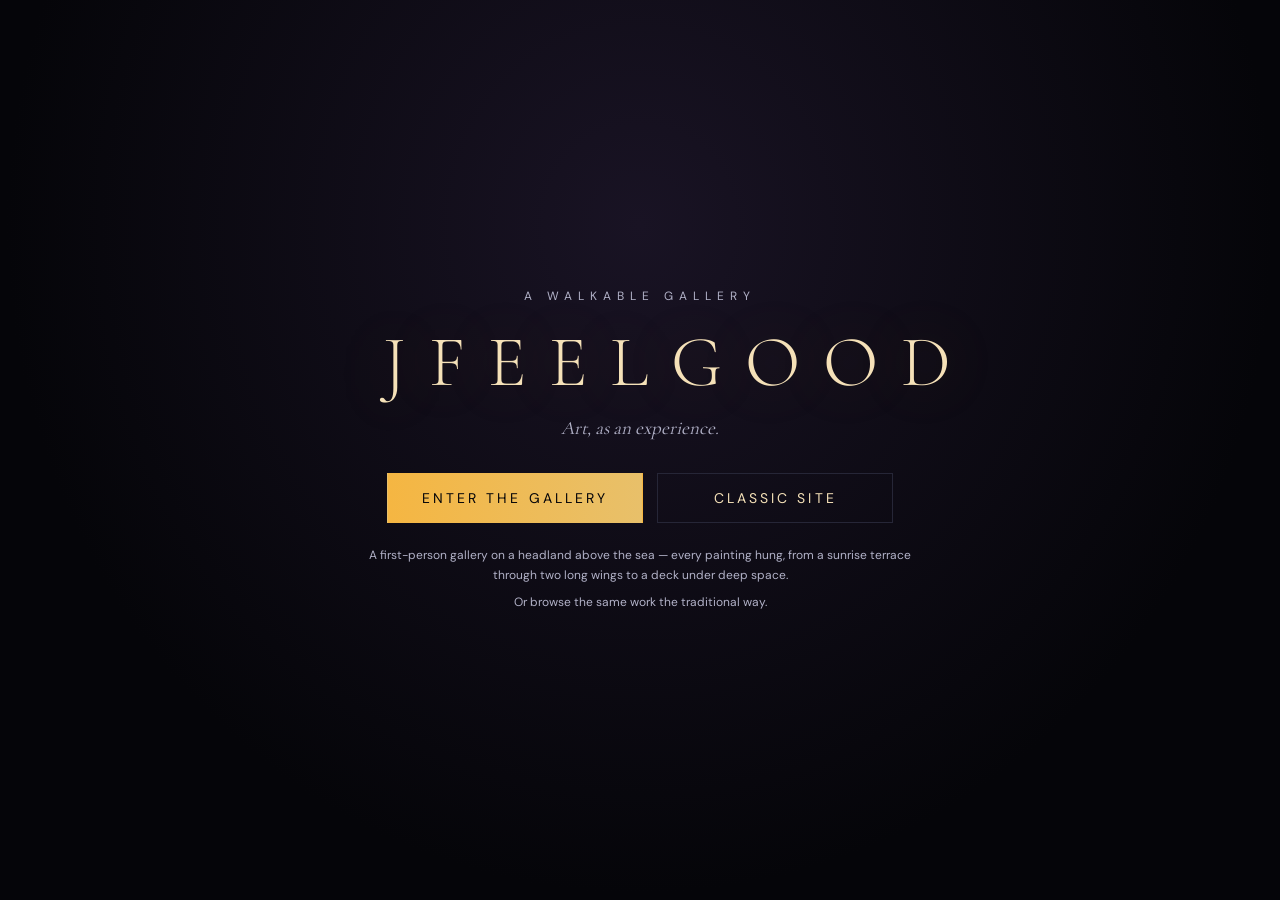
<file: index.html>
<!DOCTYPE html>
<html lang="en">
<head>
  <meta charset="UTF-8">
  <title>JFeelgood Art — Paintings, Books &amp; Limited Edition Cards</title>
  <meta name="viewport" content="width=device-width, initial-scale=1, viewport-fit=cover">
  <meta name="theme-color" content="#050509">
  <link rel="icon" href="data:image/svg+xml,%3Csvg xmlns='http://www.w3.org/2000/svg' viewBox='0 0 32 32'%3E%3Crect width='32' height='32' fill='%23050509'/%3E%3Ccircle cx='16' cy='16' r='9' fill='%23f5b642'/%3E%3C/svg%3E">
  <meta name="description" content="The art of JFeelgood – paintings, series, and books born from more than twenty years of creative self-work. Explore the work as a walkable 3D gallery.">
  <link rel="canonical" href="https://jfeelgood.com/" />
  <meta property="og:type" content="website">
  <meta property="og:url" content="https://jfeelgood.com/">
  <meta property="og:site_name" content="JFeelgood Art">
  <meta property="og:title" content="JFeelgood Art — Paintings, Books &amp; Limited Edition Cards">
  <meta property="og:description" content="Paintings, series, and books born from more than twenty years of creative self-work. Original works, the Self Work series, and limited-edition collectible art cards — explorable as a first-person, walkable 3D gallery.">
  <meta property="og:image" content="https://jfeelgood.com/assets/images/opt/og-jfeelgood-1200x630.jpg">
  <meta property="og:image:width" content="1200">
  <meta property="og:image:height" content="630">
  <meta property="og:image:alt" content="Dreamfall, a painting by JFeelgood">
  <meta name="twitter:card" content="summary_large_image">
  <meta name="twitter:title" content="JFeelgood Art — Paintings, Books &amp; Limited Edition Cards">
  <meta name="twitter:description" content="Paintings, series, and books born from more than twenty years of creative self-work.">
  <meta name="twitter:image" content="https://jfeelgood.com/assets/images/opt/og-jfeelgood-1200x630.jpg">
  <meta name="twitter:image:alt" content="Dreamfall, a painting by JFeelgood">
  <script type="application/ld+json">
  {
    "@context": "https://schema.org",
    "@graph": [
      {
        "@type": "Person",
        "@id": "https://jfeelgood.com/#artist",
        "name": "JFeelgood",
        "url": "https://jfeelgood.com/",
        "image": "https://jfeelgood.com/assets/images/opt/jfeelgood.webp",
        "jobTitle": "Artist",
        "description": "Artist painting since 2004: several hundred paintings, five published books, five music albums, and video games.",
        "sameAs": [
          "https://www.instagram.com/artistjfeelgood",
          "https://minicuration.com/artists/jfeelgood.html",
          "https://thebookofshadowwork.com",
          "https://iexploreart.com",
          "https://nova7game.org"
        ]
      },
      {
        "@type": "WebSite",
        "@id": "https://jfeelgood.com/#website",
        "url": "https://jfeelgood.com/",
        "name": "JFeelgood Art",
        "publisher": { "@id": "https://jfeelgood.com/#artist" }
      },
      {
        "@type": "ItemList",
        "name": "Limited Edition Art Cards by JFeelgood",
        "itemListElement": [
          {
            "@type": "Product",
            "position": 1,
            "name": "Dreamfall — Limited Edition Art Card",
            "image": "https://jfeelgood.com/assets/images/cards/dreamfall.webp",
            "url": "https://minicuration.com/shop/dreamfall.html",
            "brand": { "@type": "Brand", "name": "minicuration" },
            "offers": { "@type": "Offer", "price": "23", "priceCurrency": "USD", "url": "https://minicuration.com/shop/dreamfall.html", "availability": "https://schema.org/InStock" }
          },
          {
            "@type": "Product",
            "position": 2,
            "name": "Dream Mountain — Limited Edition Art Card",
            "image": "https://jfeelgood.com/assets/images/cards/dream-mountain.webp",
            "url": "https://minicuration.com/shop/dream-mountain.html",
            "brand": { "@type": "Brand", "name": "minicuration" },
            "offers": { "@type": "Offer", "price": "23", "priceCurrency": "USD", "url": "https://minicuration.com/shop/dream-mountain.html", "availability": "https://schema.org/InStock" }
          },
          {
            "@type": "Product",
            "position": 3,
            "name": "Sky Miles — Limited Edition Art Card",
            "image": "https://jfeelgood.com/assets/images/cards/sky-miles.webp",
            "url": "https://minicuration.com/shop/sky-miles.html",
            "brand": { "@type": "Brand", "name": "minicuration" },
            "offers": { "@type": "Offer", "price": "23", "priceCurrency": "USD", "url": "https://minicuration.com/shop/sky-miles.html", "availability": "https://schema.org/InStock" }
          },
          {
            "@type": "Product",
            "position": 4,
            "name": "A Simple Meditation — Limited Edition Art Card",
            "image": "https://jfeelgood.com/assets/images/cards/a-simple-meditation.webp",
            "url": "https://minicuration.com/shop/a-simple-meditation.html",
            "brand": { "@type": "Brand", "name": "minicuration" },
            "offers": { "@type": "Offer", "price": "23", "priceCurrency": "USD", "url": "https://minicuration.com/shop/a-simple-meditation.html", "availability": "https://schema.org/InStock" }
          },
          {
            "@type": "Product",
            "position": 5,
            "name": "Veritas — Limited Edition Art Card",
            "image": "https://jfeelgood.com/assets/images/cards/veritas.webp",
            "url": "https://minicuration.com/shop/veritas.html",
            "brand": { "@type": "Brand", "name": "minicuration" },
            "offers": { "@type": "Offer", "price": "23", "priceCurrency": "USD", "url": "https://minicuration.com/shop/veritas.html", "availability": "https://schema.org/InStock" }
          },
          {
            "@type": "Product",
            "position": 6,
            "name": "Sweet Dreams — Limited Edition Art Card",
            "image": "https://jfeelgood.com/assets/images/cards/sweet-dreams.webp",
            "url": "https://minicuration.com/shop/sweet-dreams.html",
            "brand": { "@type": "Brand", "name": "minicuration" },
            "offers": { "@type": "Offer", "price": "23", "priceCurrency": "USD", "url": "https://minicuration.com/shop/sweet-dreams.html", "availability": "https://schema.org/InStock" }
          }
        ]
      }
    ]
  }
  </script>

  <!-- Device probe. Phones are not redirected: they get the same title screen,
       then the gallery with on-screen controls at a lighter quality tier.
       html.touch drives the CSS and the boot budget; only a missing WebGL2
       context still forces the classic-only card. Runs before anything heavy
       loads. -->
  <script>
  (function () {
    // Touch-PRIMARY, not merely touch-capable: (pointer: coarse) alone is true
    // on hybrid touchscreen laptops, which have a mouse and real pointer lock
    // and should keep the desktop path. Pairing it with (hover: none) isolates
    // phones and tablets.
    var mq = function (q) { return window.matchMedia(q).matches; };
    if (window.matchMedia && mq('(pointer: coarse)') && mq('(hover: none)')) {
      document.documentElement.classList.add('touch');
    }
    try {
      var c = document.createElement('canvas');
      var gl = c.getContext('webgl2');
      if (!gl) document.documentElement.classList.add('no-webgl');
      else {
        // the answer is all that was wanted: hand the context straight back
        // rather than hold one open behind a title screen
        var lose = gl.getExtension('WEBGL_lose_context');
        if (lose) lose.loseContext();
      }
    } catch (e) {
      document.documentElement.classList.add('no-webgl');
    }
  })();
  </script>

  <script type="importmap">
  {
    "imports": {
      "three": "./gallery/vendor/three.module.min.js"
    }
  }
  </script>

  <link rel="preload" href="assets/fonts/cormorant-garamond-var.woff2" as="font" type="font/woff2" crossorigin>
  <link rel="preload" href="assets/fonts/dm-sans-var.woff2" as="font" type="font/woff2" crossorigin>
  <link rel="stylesheet" href="gallery/css/gallery.css" />
</head>
<body>
  <noscript>
    <div class="noscript-card">
      <h1>JFeelgood — Art, as an experience.</h1>
      <p>The homepage is a walkable 3D gallery and needs JavaScript. All of the
         work — featured paintings, the Self Work series, books, and limited-edition
         art cards — is also on the classic site:</p>
      <p><a href="classic.html">Enter the classic site →</a> ·
         <a href="archives.html">Archives wall (185 works) →</a></p>
    </div>
  </noscript>

  <!-- Shown only when WebGL2 is unavailable (html.no-webgl) -->
  <div id="nogl" class="nogl-card" hidden>
    <div class="nogl-inner">
      <div class="nogl-title">JFEELGOOD</div>
      <p>This experience needs a browser with WebGL2.<br>
         Everything in the gallery also lives on the classic site.</p>
      <a class="nogl-btn" href="classic.html">Visit the classic site →</a>
    </div>
  </div>

  <!-- Title screen → loading → world. #loader carries the stage class:
       .stage-choice shows the two doors, .stage-loading shows the progress bar
       and the control legend. main.js flips it. -->
  <div id="loader" class="loader stage-choice">
    <div class="loader-inner">
      <div class="loader-kicker">a walkable gallery</div>
      <h1 class="loader-title">JFEELGOOD</h1>
      <div class="loader-sub">Art, as an experience.</div>

      <!-- stage: choice -->
      <div class="title-choices">
        <button id="enter-world" class="title-btn" type="button">ENTER THE GALLERY</button>
        <a id="go-classic" class="title-btn ghost" href="classic.html">CLASSIC SITE</a>
      </div>
      <div class="title-note">
        <span>A first-person gallery on a headland above the sea — every painting
              hung, from a sunrise terrace through two long wings to a deck under
              deep space.</span>
        <span>Or browse the same work the traditional way.</span>
      </div>

      <!-- stage: loading -->
      <div class="loader-bar"><div id="loader-fill" class="loader-fill"></div></div>
      <div id="loader-status" class="loader-status" role="status" aria-live="polite">opening the doors…</div>
      <button id="enter-btn" class="enter-btn" type="button" hidden>STEP INSIDE</button>
      <!-- shown by boot.js when the gallery cannot be loaded or built -->
      <div id="loader-fail" class="loader-fail" hidden>
        <p>Everything that hangs here is also on the classic site.</p>
        <a class="title-btn" href="classic.html">CLASSIC SITE</a>
        <button id="loader-retry" class="title-btn ghost" type="button">TRY AGAIN</button>
      </div>
      <div class="loader-controls" id="loader-controls">
        <span><b>W A S D</b> walk</span>
        <span><b>SHIFT</b> run</span>
        <span><b>SPACE</b> jump</span>
        <span><b>MOUSE</b> or <b>← →</b> look</span>
        <span><b>E</b> view a work</span>
        <span><b>ESC</b> release mouse</span>
      </div>
      <div class="loader-controls touch-controls" id="loader-controls-touch">
        <span><b>STICK</b> walk</span>
        <span><b>DRAG</b> look</span>
        <span><b>▲</b> jump</span>
        <span><b>RUN</b> sprint</span>
        <span><b>ACT</b> view a work</span>
      </div>
    </div>
  </div>

  <!-- In-world HUD (DOM) -->
  <div id="hud" hidden>
    <div id="compass" class="compass"></div>
    <div id="prompt" class="prompt" role="status" aria-live="polite" hidden></div>
    <div id="hint" class="hint" hidden></div>
    <div class="footer-links">
      <a href="classic.html">classic site</a>
      <a href="archives.html">archives</a>
      <a href="https://www.instagram.com/artistjfeelgood" target="_blank" rel="noopener">@artistjfeelgood</a>
    </div>
  </div>

  <!-- Info card + archive viewer overlays (filled by hud.js) -->
  <div id="card" class="card-overlay" role="dialog" aria-modal="true" hidden></div>
  <div id="viewer" class="viewer-overlay" role="dialog" aria-modal="true" hidden></div>

  <script type="module" src="gallery/js/boot.js"></script>
</body>
</html>
</file>
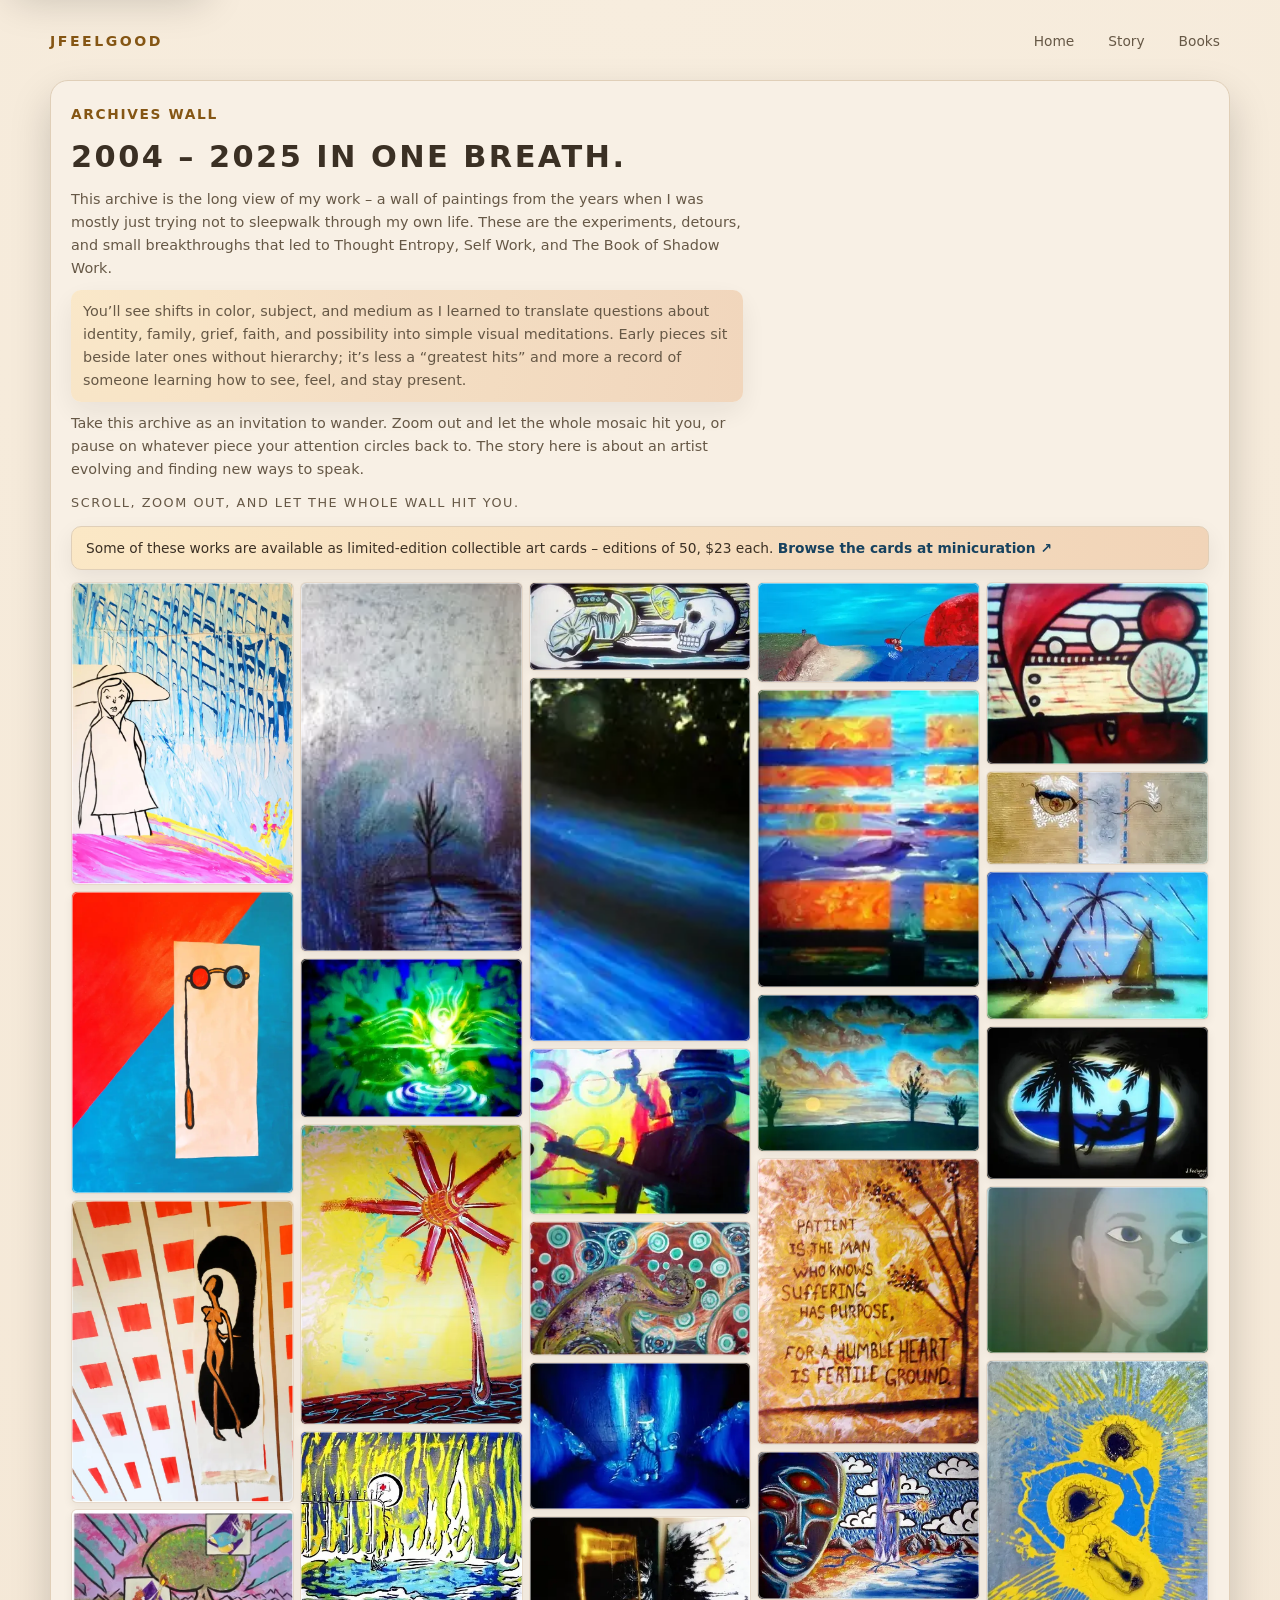
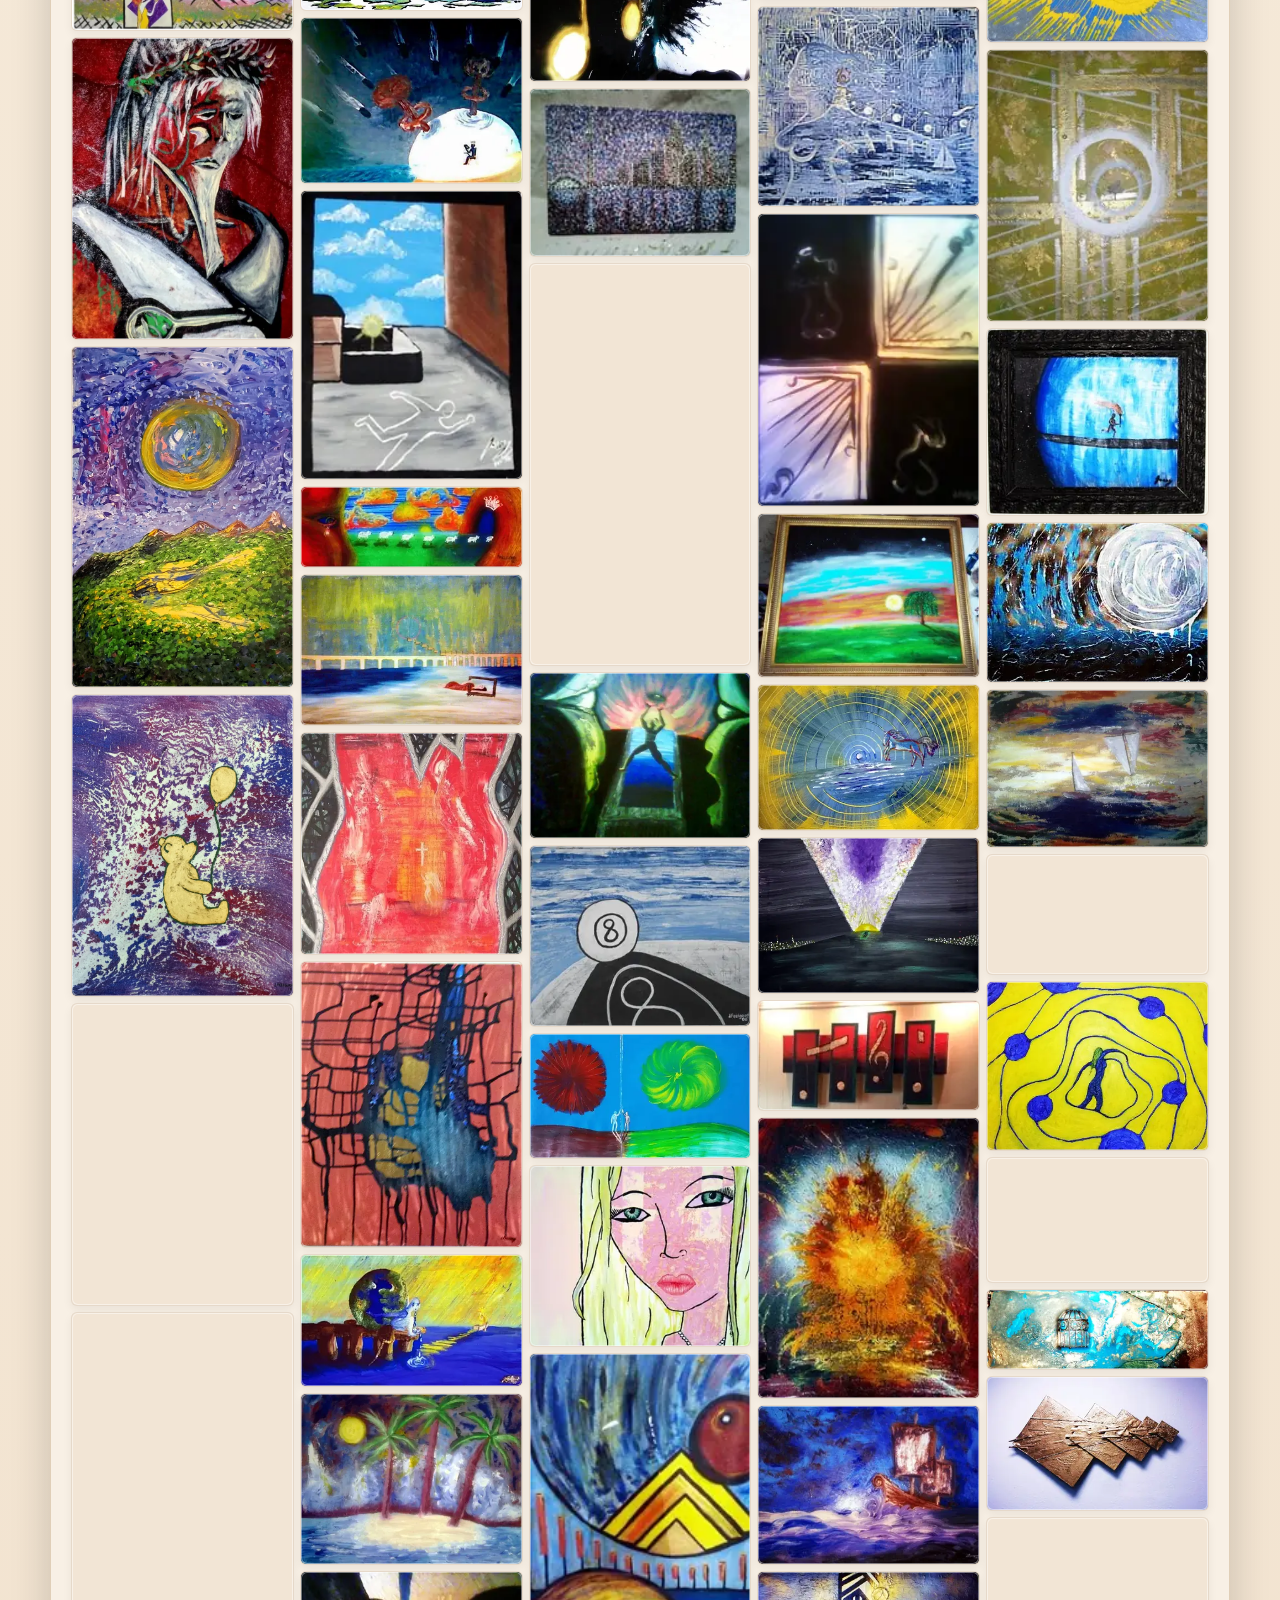
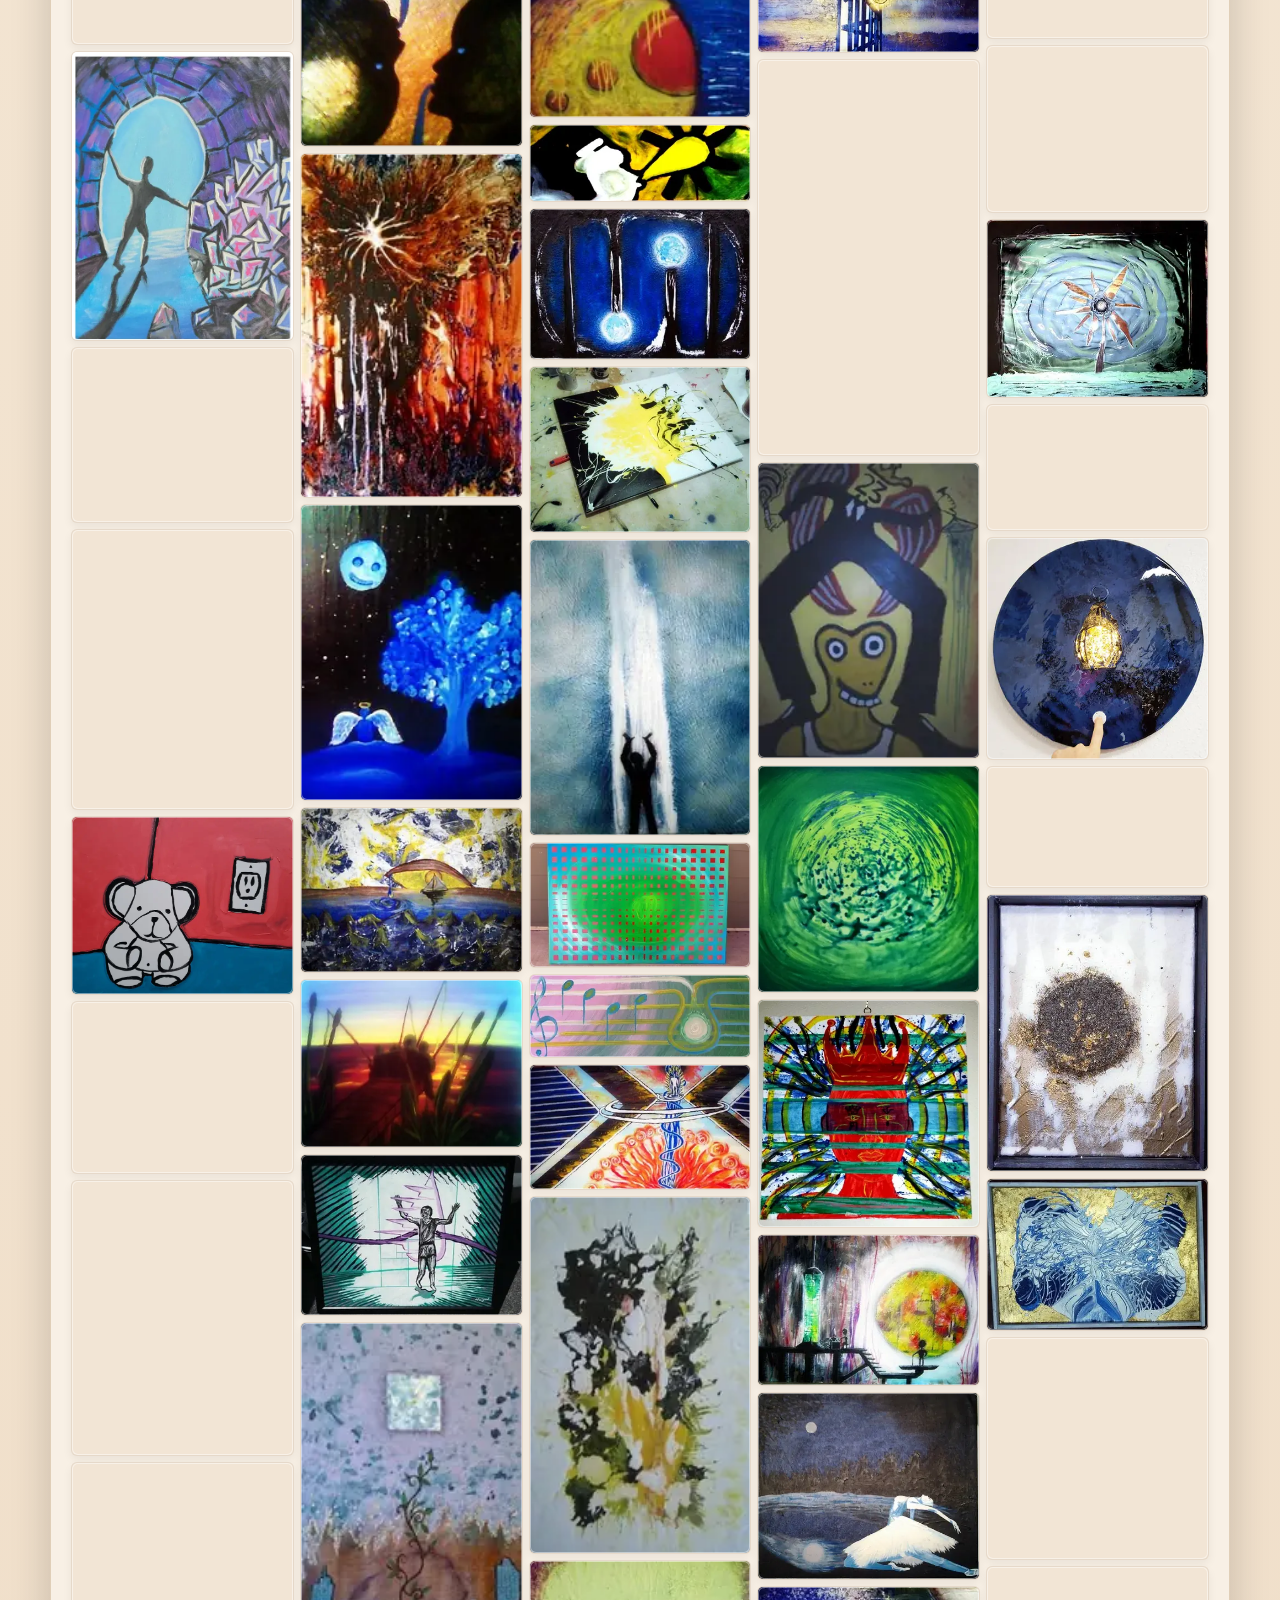
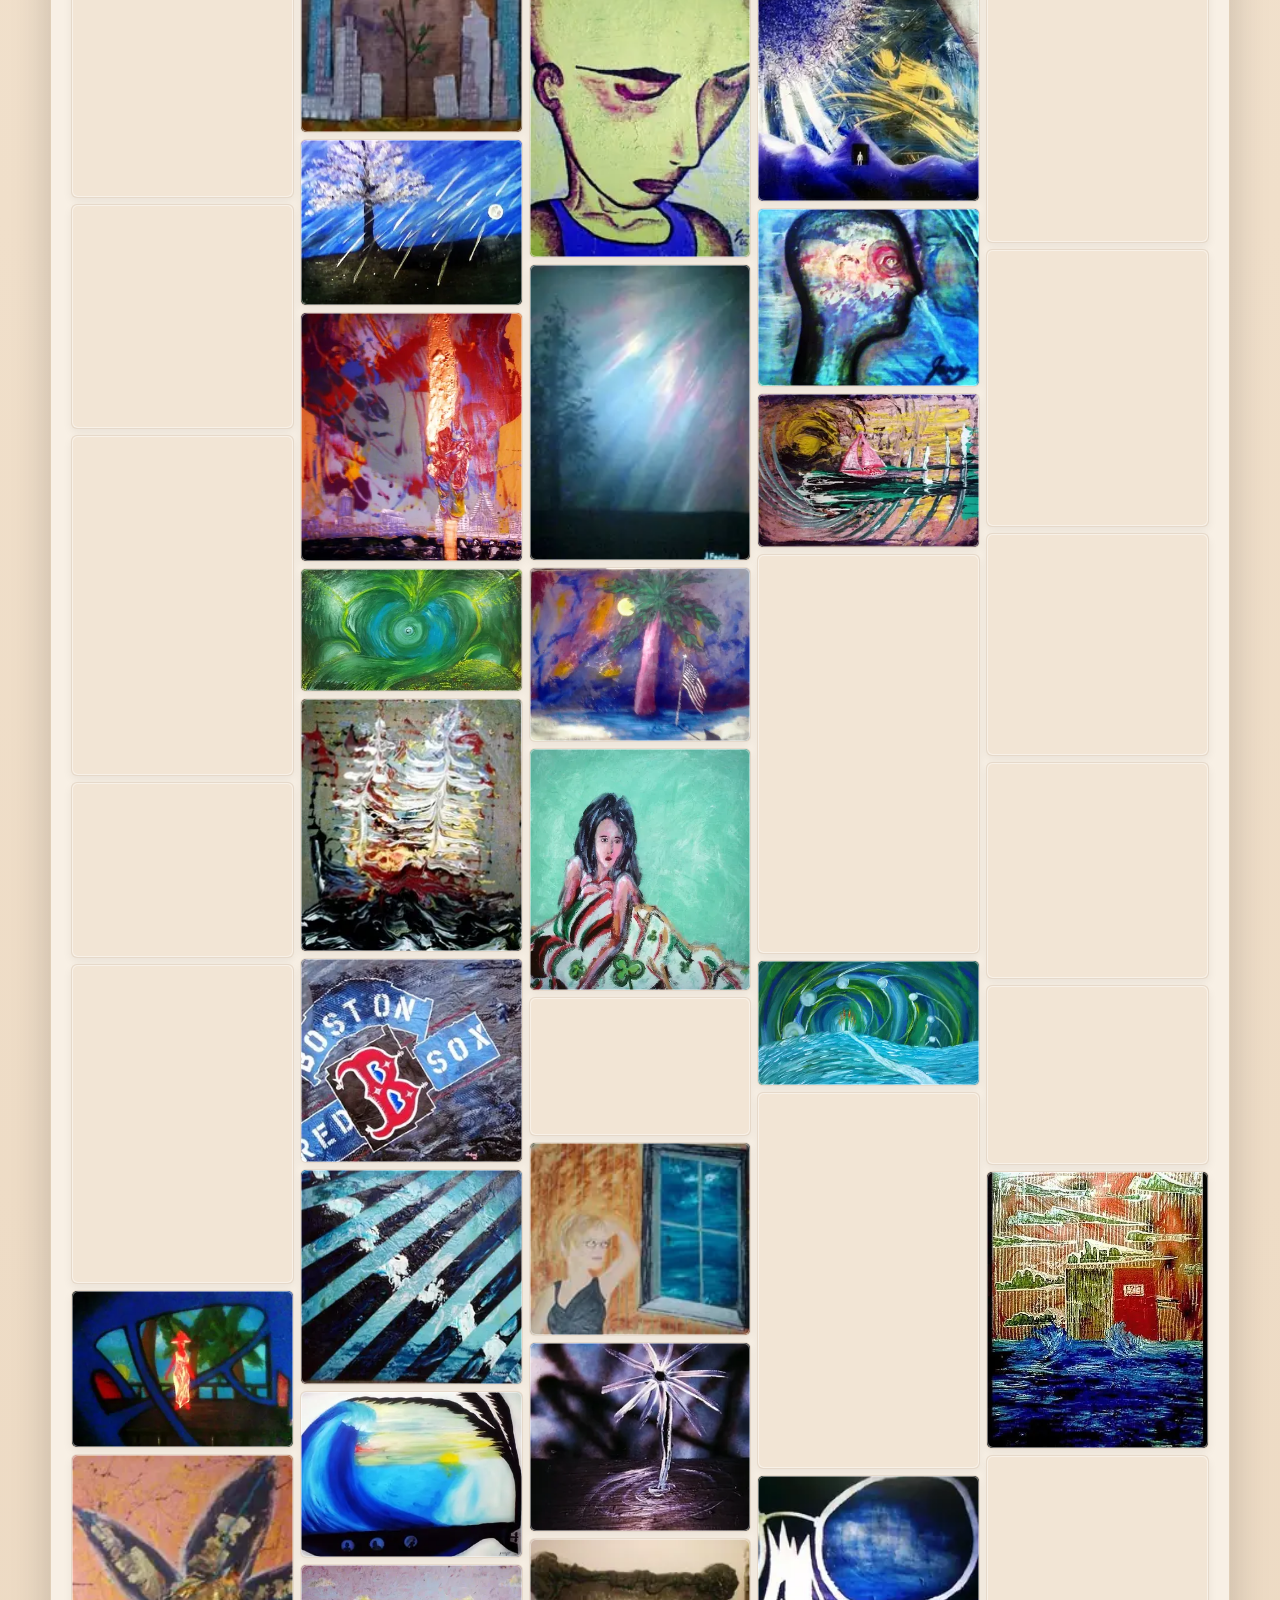
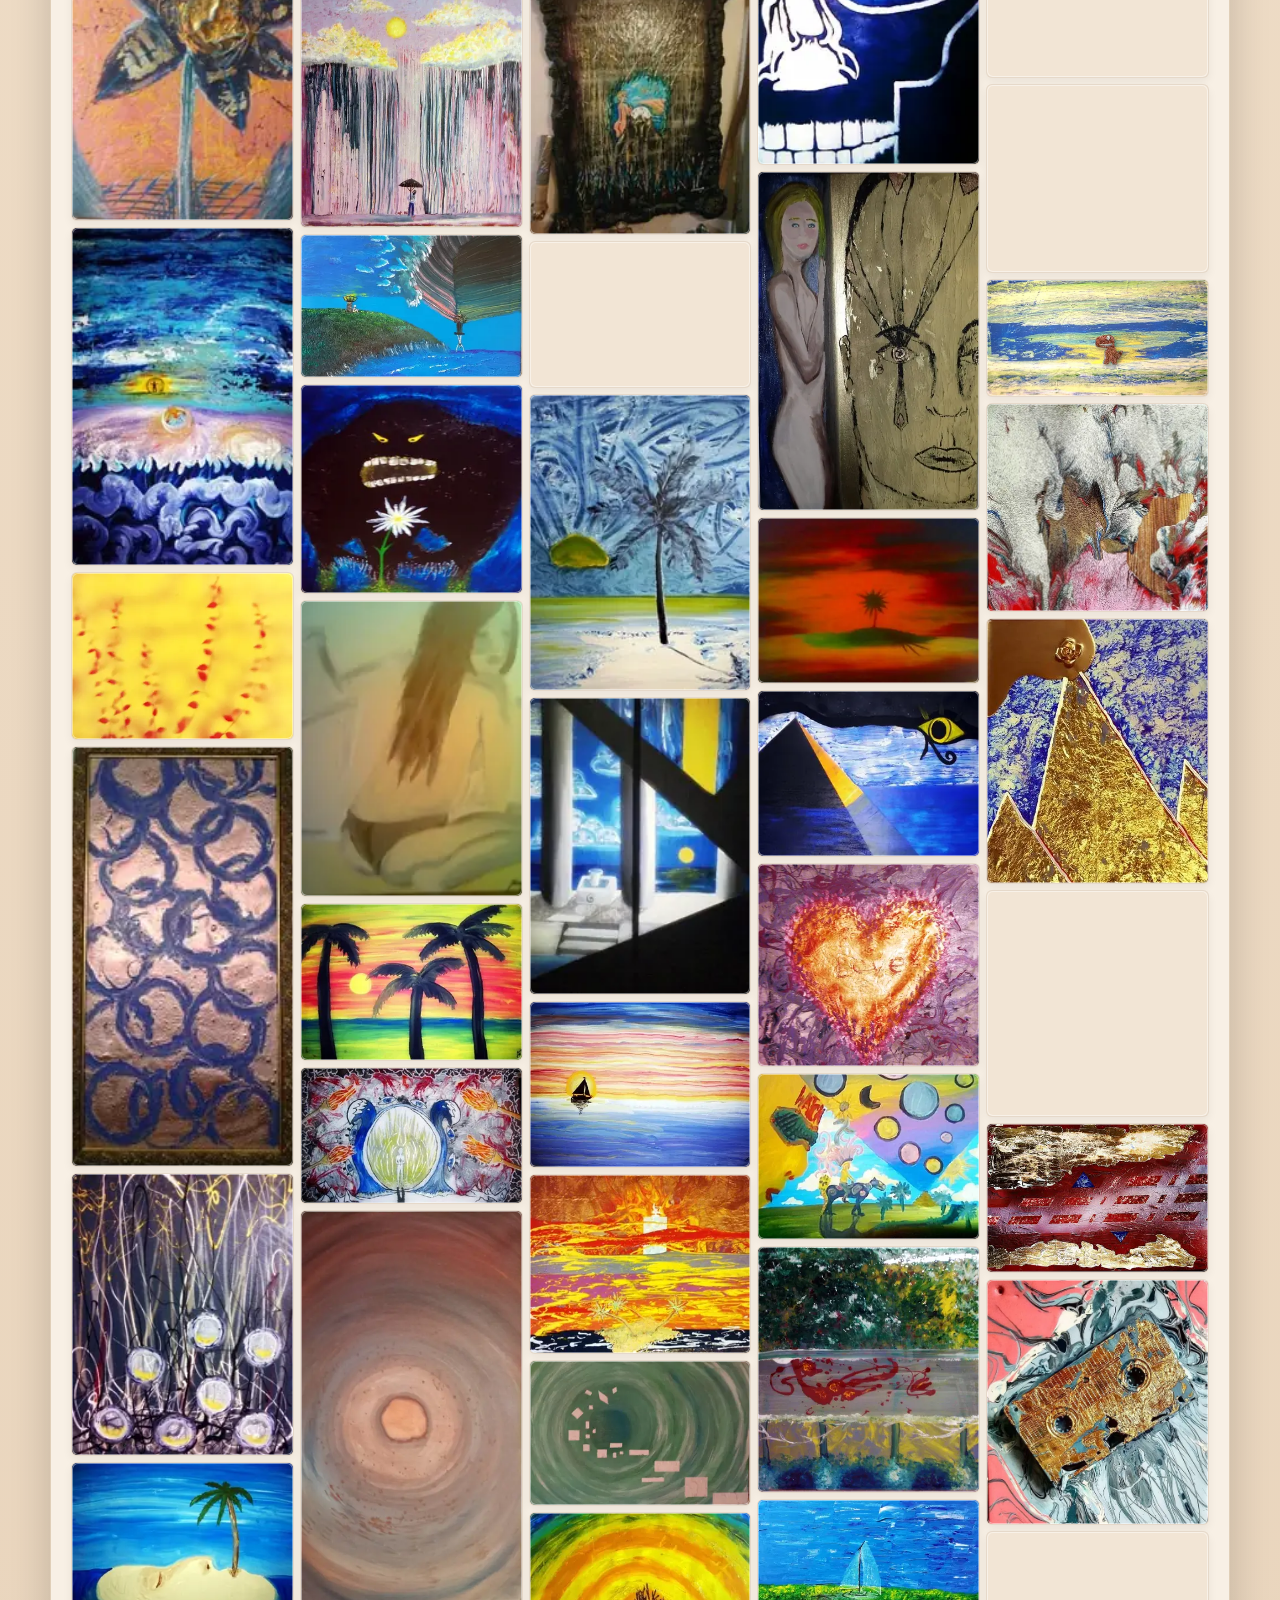
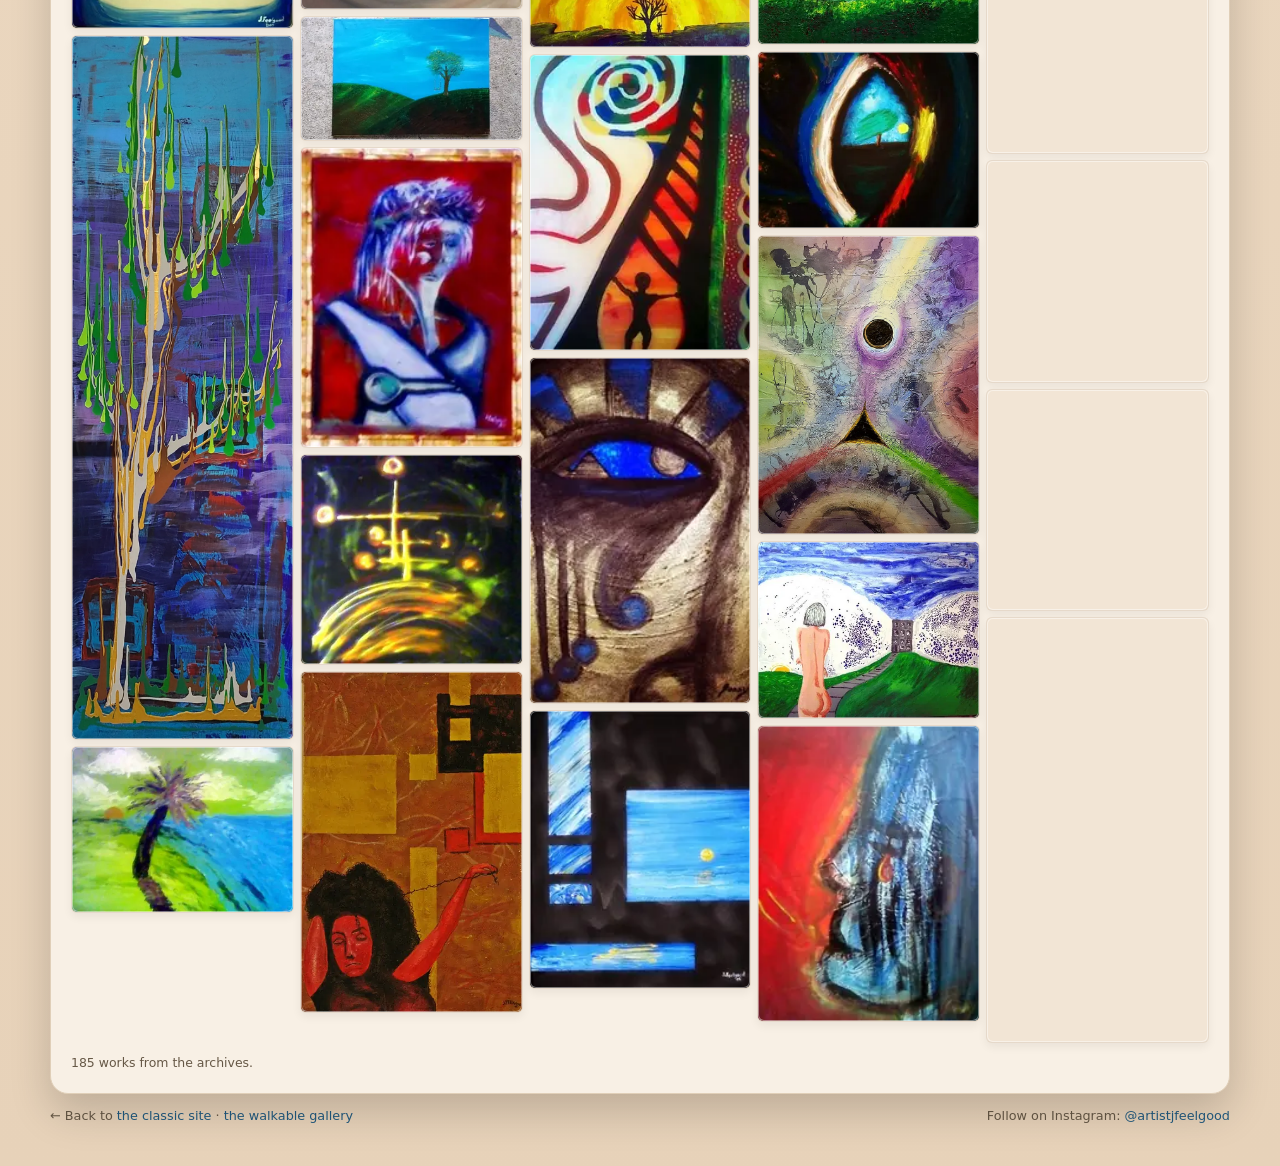
<file: archives.html>
<!DOCTYPE html>
<html lang="en">
<head>
  <meta charset="UTF-8">
  <title>Archives Wall: 185 Paintings, 2004–2025 – JFeelgood</title>
  <meta name="viewport" content="width=device-width, initial-scale=1">
  <meta name="theme-color" content="#f4e7d7">
  <link rel="icon" href="data:image/svg+xml,%3Csvg xmlns='http://www.w3.org/2000/svg' viewBox='0 0 32 32'%3E%3Crect width='32' height='32' fill='%23050509'/%3E%3Ccircle cx='16' cy='16' r='9' fill='%23f5b642'/%3E%3C/svg%3E">
  <meta name="description" content="An immersive wall of JFeelgood paintings from the archives – 185 works spanning 2004–2025, a visual timeline of two decades.">
  <link rel="canonical" href="https://jfeelgood.com/archives.html" />
  <!-- the wall is built from this list; fetch it alongside the page rather
       than after the parser reaches the script at the bottom -->
  <link rel="modulepreload" href="gallery/js/content.js">
  <meta property="og:type" content="website">
  <meta property="og:url" content="https://jfeelgood.com/archives.html">
  <meta property="og:site_name" content="JFeelgood Art">
  <meta property="og:title" content="Archives Wall: 185 Paintings, 2004–2025 – JFeelgood">
  <meta property="og:description" content="A wall of 185 paintings spanning 2004–2025 – experiments, detours, and breakthroughs from two decades of work.">
  <meta property="og:image" content="https://jfeelgood.com/assets/images/opt/og-jfeelgood-1200x630.jpg">
  <meta property="og:image:width" content="1200">
  <meta property="og:image:height" content="630">
  <meta property="og:image:alt" content="Dreamfall, a painting by JFeelgood">
  <meta name="twitter:card" content="summary_large_image">
  <meta name="twitter:title" content="Archives Wall – JFeelgood">
  <meta name="twitter:description" content="A wall of 185 paintings spanning 2004–2025.">
  <meta name="twitter:image" content="https://jfeelgood.com/assets/images/opt/og-jfeelgood-1200x630.jpg">
  <meta name="twitter:image:alt" content="Dreamfall, a painting by JFeelgood">
  <script type="application/ld+json">
  {
    "@context": "https://schema.org",
    "@graph": [
      {
        "@type": "CollectionPage",
        "@id": "https://jfeelgood.com/archives.html#page",
        "name": "Archives Wall – JFeelgood",
        "url": "https://jfeelgood.com/archives.html",
        "description": "A wall of 185 paintings by JFeelgood spanning 2004–2025.",
        "isPartOf": {
          "@id": "https://jfeelgood.com/#website"
        },
        "about": {
          "@id": "https://jfeelgood.com/#artist"
        },
        "mainEntity": {
          "@id": "https://jfeelgood.com/archives.html#wall"
        }
      },
      {
        "@type": "Person",
        "@id": "https://jfeelgood.com/#artist",
        "name": "JFeelgood",
        "url": "https://jfeelgood.com/",
        "jobTitle": "Artist"
      },
      {
        "@type": "ImageGallery",
        "@id": "https://jfeelgood.com/archives.html#wall",
        "name": "JFeelgood archives wall, 2004–2025",
        "description": "Every archived painting, from early experiments to the work that became Thought Entropy, Self Work and The Book of Shadow Work.",
        "numberOfItems": 185,
        "associatedMedia": [
          {
            "@type": "ImageObject",
            "position": 1,
            "name": "Vicarious",
            "contentUrl": "https://jfeelgood.com/assets/images/archives/full/Vicarious.webp",
            "thumbnailUrl": "https://jfeelgood.com/assets/images/archives/thumbs/Vicarious.webp",
            "creator": {
              "@id": "https://jfeelgood.com/#artist"
            }
          },
          {
            "@type": "ImageObject",
            "position": 2,
            "name": "Best Friend",
            "contentUrl": "https://jfeelgood.com/assets/images/archives/full/best%20friend.webp",
            "thumbnailUrl": "https://jfeelgood.com/assets/images/archives/thumbs/best%20friend.webp",
            "creator": {
              "@id": "https://jfeelgood.com/#artist"
            }
          },
          {
            "@type": "ImageObject",
            "position": 3,
            "name": "Businessman",
            "contentUrl": "https://jfeelgood.com/assets/images/archives/full/businessman.webp",
            "thumbnailUrl": "https://jfeelgood.com/assets/images/archives/thumbs/businessman.webp",
            "creator": {
              "@id": "https://jfeelgood.com/#artist"
            }
          },
          {
            "@type": "ImageObject",
            "position": 4,
            "name": "Colossal Waste Of Time",
            "contentUrl": "https://jfeelgood.com/assets/images/archives/thumbs/colossal%20waste%20of%20time.webp",
            "thumbnailUrl": "https://jfeelgood.com/assets/images/archives/thumbs/colossal%20waste%20of%20time.webp",
            "creator": {
              "@id": "https://jfeelgood.com/#artist"
            }
          },
          {
            "@type": "ImageObject",
            "position": 5,
            "name": "Crowned",
            "contentUrl": "https://jfeelgood.com/assets/images/archives/full/crowned.webp",
            "thumbnailUrl": "https://jfeelgood.com/assets/images/archives/thumbs/crowned.webp",
            "creator": {
              "@id": "https://jfeelgood.com/#artist"
            }
          },
          {
            "@type": "ImageObject",
            "position": 6,
            "name": "Dream Mountain",
            "contentUrl": "https://jfeelgood.com/assets/images/archives/full/dream%20mountain.webp",
            "thumbnailUrl": "https://jfeelgood.com/assets/images/archives/thumbs/dream%20mountain.webp",
            "creator": {
              "@id": "https://jfeelgood.com/#artist"
            }
          },
          {
            "@type": "ImageObject",
            "position": 7,
            "name": "Pooh",
            "contentUrl": "https://jfeelgood.com/assets/images/archives/full/pooh.webp",
            "thumbnailUrl": "https://jfeelgood.com/assets/images/archives/thumbs/pooh.webp",
            "creator": {
              "@id": "https://jfeelgood.com/#artist"
            }
          },
          {
            "@type": "ImageObject",
            "position": 8,
            "name": "Sweet Dreams",
            "contentUrl": "https://jfeelgood.com/assets/images/archives/full/sweet%20dreams.webp",
            "thumbnailUrl": "https://jfeelgood.com/assets/images/archives/thumbs/sweet%20dreams.webp",
            "creator": {
              "@id": "https://jfeelgood.com/#artist"
            }
          },
          {
            "@type": "ImageObject",
            "position": 9,
            "name": "A Simple Meditation",
            "contentUrl": "https://jfeelgood.com/assets/images/opt/A%20Simple%20Meditation.webp",
            "thumbnailUrl": "https://jfeelgood.com/assets/images/archives/thumbs/A%20Simple%20Meditation.webp",
            "creator": {
              "@id": "https://jfeelgood.com/#artist"
            }
          },
          {
            "@type": "ImageObject",
            "position": 10,
            "name": "Adventure Awaits",
            "contentUrl": "https://jfeelgood.com/assets/images/archives/thumbs/Adventure%20Awaits.webp",
            "thumbnailUrl": "https://jfeelgood.com/assets/images/archives/thumbs/Adventure%20Awaits.webp",
            "creator": {
              "@id": "https://jfeelgood.com/#artist"
            }
          },
          {
            "@type": "ImageObject",
            "position": 11,
            "name": "Affordable Housing",
            "contentUrl": "https://jfeelgood.com/assets/images/archives/full/Affordable%20Housing.webp",
            "thumbnailUrl": "https://jfeelgood.com/assets/images/archives/thumbs/Affordable%20Housing.webp",
            "creator": {
              "@id": "https://jfeelgood.com/#artist"
            }
          },
          {
            "@type": "ImageObject",
            "position": 12,
            "name": "Chelsea Contemporary",
            "contentUrl": "https://jfeelgood.com/assets/images/archives/full/Chelsea%20Contemporary.webp",
            "thumbnailUrl": "https://jfeelgood.com/assets/images/archives/thumbs/Chelsea%20Contemporary.webp",
            "creator": {
              "@id": "https://jfeelgood.com/#artist"
            }
          },
          {
            "@type": "ImageObject",
            "position": 13,
            "name": "Cornerstones",
            "contentUrl": "https://jfeelgood.com/assets/images/archives/full/Cornerstones.webp",
            "thumbnailUrl": "https://jfeelgood.com/assets/images/archives/thumbs/Cornerstones.webp",
            "creator": {
              "@id": "https://jfeelgood.com/#artist"
            }
          },
          {
            "@type": "ImageObject",
            "position": 14,
            "name": "Gentrification",
            "contentUrl": "https://jfeelgood.com/assets/images/archives/full/Gentrification.webp",
            "thumbnailUrl": "https://jfeelgood.com/assets/images/archives/thumbs/Gentrification.webp",
            "creator": {
              "@id": "https://jfeelgood.com/#artist"
            }
          },
          {
            "@type": "ImageObject",
            "position": 15,
            "name": "Grecia Monroc",
            "contentUrl": "https://jfeelgood.com/assets/images/archives/full/Grecia%20Monroc.webp",
            "thumbnailUrl": "https://jfeelgood.com/assets/images/archives/thumbs/Grecia%20Monroc.webp",
            "creator": {
              "@id": "https://jfeelgood.com/#artist"
            }
          },
          {
            "@type": "ImageObject",
            "position": 16,
            "name": "Le Monarch",
            "contentUrl": "https://jfeelgood.com/assets/images/archives/full/Le%20Monarch.webp",
            "thumbnailUrl": "https://jfeelgood.com/assets/images/archives/thumbs/Le%20Monarch.webp",
            "creator": {
              "@id": "https://jfeelgood.com/#artist"
            }
          },
          {
            "@type": "ImageObject",
            "position": 17,
            "name": "Liberty",
            "contentUrl": "https://jfeelgood.com/assets/images/archives/thumbs/Liberty.webp",
            "thumbnailUrl": "https://jfeelgood.com/assets/images/archives/thumbs/Liberty.webp",
            "creator": {
              "@id": "https://jfeelgood.com/#artist"
            }
          },
          {
            "@type": "ImageObject",
            "position": 18,
            "name": "Ronin",
            "contentUrl": "https://jfeelgood.com/assets/images/archives/full/Ronin.webp",
            "thumbnailUrl": "https://jfeelgood.com/assets/images/archives/thumbs/Ronin.webp",
            "creator": {
              "@id": "https://jfeelgood.com/#artist"
            }
          },
          {
            "@type": "ImageObject",
            "position": 19,
            "name": "Sentiments",
            "contentUrl": "https://jfeelgood.com/assets/images/archives/full/Sentiments.webp",
            "thumbnailUrl": "https://jfeelgood.com/assets/images/archives/thumbs/Sentiments.webp",
            "creator": {
              "@id": "https://jfeelgood.com/#artist"
            }
          },
          {
            "@type": "ImageObject",
            "position": 20,
            "name": "Supernova",
            "contentUrl": "https://jfeelgood.com/assets/images/archives/full/Supernova.webp",
            "thumbnailUrl": "https://jfeelgood.com/assets/images/archives/thumbs/Supernova.webp",
            "creator": {
              "@id": "https://jfeelgood.com/#artist"
            }
          }
        ]
      },
      {
        "@type": "BreadcrumbList",
        "itemListElement": [
          {
            "@type": "ListItem",
            "position": 1,
            "name": "Gallery",
            "item": "https://jfeelgood.com/"
          },
          {
            "@type": "ListItem",
            "position": 2,
            "name": "Classic site",
            "item": "https://jfeelgood.com/classic.html"
          },
          {
            "@type": "ListItem",
            "position": 3,
            "name": "Archives wall",
            "item": "https://jfeelgood.com/archives.html"
          }
        ]
      }
    ]
  }
  </script>
  <style>
  :root {
    /* Soft studio / paper palette */
    --bg: #f4e7d7;           /* page background */
    --bg-alt: #f8f0e5;       /* card background */
    --accent: #d9a15c;       /* warm gold */
    --accent-soft: #eacaa0;  /* lighter gold: fills and edges only, 1.4:1 as text */
    --accent-text: #855614;  /* the gold, dark enough to read: 4.8:1 or better on every background here */
    --text: #3b3024;         /* main text (dark brown) */
    --text-muted: #665846;   /* muted text, 4.7:1 on the darkest corner of the page */
    --border: #e0cfb8;
    --card: #f8f0e5;
    --highlight: #88b8d6;    /* soft blue accent */
    --link: #225a7f;         /* the blue accent, deepened until it reads as text */
    --link-hover: #17425f;
    --shadow-soft: 0 18px 40px rgba(0,0,0,0.18);
    --radius-lg: 18px;
    --radius-full: 999px;
    --max-width: 1180px;
  }

  * { box-sizing: border-box; margin: 0; padding: 0; }

  html, body {
    background: radial-gradient(circle at top, #f7edde 0, #f0dfca 55%, #e7d2b9 100%);
    color: var(--text);
    font-family: system-ui, -apple-system, BlinkMacSystemFont, "SF Pro Text",
      "Segoe UI", sans-serif;
    line-height: 1.6;
  }

  body {
    padding: 24px 14px 40px;
    display: flex;
    justify-content: center;
  }

  .page {
    width: 100%;
    max-width: var(--max-width);
  }

  a {
    color: var(--link);
    text-decoration: none;
  }

  a:hover {
    color: var(--link-hover);
  }

  :focus-visible {
    outline: 2px solid var(--link-hover);
    outline-offset: 2px;
    border-radius: 3px;
  }

  .skip-link {
    position: absolute;
    left: 12px;
    top: -60px;
    z-index: 10;
    padding: 8px 14px;
    background: #fff;
    color: var(--text);
    border-radius: 6px;
    box-shadow: var(--shadow-soft);
  }
  .skip-link:focus { top: 12px; }

  header {
    display: flex;
    justify-content: space-between;
    align-items: center;
    margin-bottom: 22px;
  }

  .logo {
    font-weight: 700;
    letter-spacing: 0.18em;
    text-transform: uppercase;
    font-size: 0.88rem;
    color: var(--accent-text);
  }

  nav {
    display: flex;
    gap: 14px;
    font-size: 0.86rem;
  }

  nav a {
    color: var(--text-muted);
    padding: 5px 9px;
    border-radius: var(--radius-full);
    border: 1px solid transparent;
    transition: background 0.18s ease-out, border-color 0.18s ease-out,
      color 0.18s ease-out, transform 0.18s ease-out;
  }

  nav a:hover {
    background: rgba(255,255,255,0.8);
    border-color: rgba(217,161,92,0.5);
    color: var(--text);
    transform: translateY(-1px);
  }

  section {
    background: var(--bg-alt);
    border-radius: var(--radius-lg);
    padding: 22px 20px 20px;
    border: 1px solid var(--border);
    box-shadow: var(--shadow-soft);
    position: relative;
    overflow: hidden;
  }

  /* Shimmer sweep across the background */
  section::before {
    content: "";
    position: absolute;
    inset: 0;
    pointer-events: none;
    background:
      linear-gradient(
        120deg,
        rgba(255,255,255,0) 0%,
        rgba(255,255,255,0.55) 40%,
        rgba(255,255,255,0) 80%
      );
    opacity: 0.35;
    mix-blend-mode: screen;
    transform: translateX(-120%);
    animation: shimmer 14s linear infinite;
  }

  @keyframes shimmer {
    0%   { transform: translateX(-120%); }
    35%  { transform: translateX(120%); }
    100% { transform: translateX(120%); }
  }

  .section-inner {
    position: relative;
    z-index: 1;
  }

  h1 {
    font-weight: 700;
    letter-spacing: 0.12em;
    text-transform: uppercase;
    font-size: 0.86rem;
    color: var(--accent-text);
    margin-bottom: 8px;
  }

  .archive-title-main {
    font-size: clamp(1.5rem, 3.3vw, 1.9rem);
    font-weight: 700;
    letter-spacing: 0.08em;
    text-transform: uppercase;
    margin-bottom: 6px;
  }

  .archive-note {
    font-size: 0.8rem;
    color: var(--text-muted);
    letter-spacing: 0.12em;
    text-transform: uppercase;
    margin-bottom: 12px;
  }

  /* Masonry / tetris-style layout */
  .archive-grid {
    margin-top: 10px;
    column-count: 5;
    column-gap: 6px;
  }

  .archive-item {
    position: relative;
    margin-bottom: 6px;
    break-inside: avoid;
    border-radius: 6px;
    overflow: hidden;
    border: 1px solid rgba(0,0,0,0.05);
    background: #f2e5d5;
    box-shadow: 0 4px 10px rgba(0,0,0,0.06);
  }

  .archive-item::before {
    content: "";
    position: absolute;
    inset: 0;
    border-radius: inherit;
    box-shadow: inset 0 0 0 1px rgba(255,255,255,0.45);
    pointer-events: none;
  }

  .archive-img {
    width: 100%;
    height: auto;         /* keep natural aspect ratio */
    display: block;
    transition: transform 0.25s ease-out, filter 0.25s ease-out;
  }

  .archive-item:hover .archive-img {
    transform: scale(1.03);
    filter: brightness(1.03);
  }

  /* the tile clips its contents, so a ring on the link inside would be cut
     off: draw it on the tile */
  .archive-item a:focus-visible { outline: none; }
  .archive-item:focus-within {
    outline: 3px solid var(--link-hover);
    outline-offset: 1px;
    z-index: 1;
  }

  @media (prefers-reduced-motion: reduce) {
    section::before { animation: none; display: none; }
    .archive-img, nav a { transition: none; }
    .archive-item:hover .archive-img, nav a:hover { transform: none; }
  }

  .archive-count {
    font-size: 0.78rem;
    color: var(--text-muted);
    margin-top: 10px;
  }

  footer {
    margin-top: 12px;
    font-size: 0.8rem;
    color: var(--text-muted);
    display: flex;
    justify-content: space-between;
    gap: 8px;
    flex-wrap: wrap;
  }

  @media (max-width: 1024px) {
    .archive-grid { column-count: 4; }
  }

  @media (max-width: 820px) {
    body { padding: 20px 8px 32px; }
    section { padding: 18px 15px 16px; }
    .archive-grid { column-count: 3; }
  }

  @media (max-width: 520px) {
    .archive-grid { column-count: 2; }
  }
    .archive-text-block p {
  font-size: 0.9rem;
  color: var(--text-muted);
  max-width: 42rem;
  margin-bottom: 10px;
}

.archive-text-block p:last-child {
  margin-bottom: 12px;
}

/* Soft colored shape behind the second paragraph */
.archive-text-highlight {
  position: relative;
  padding: 10px 12px;
  border-radius: 10px;
  color: var(--text); /* slightly darker text on highlight */
}

.archive-text-highlight::before {
  content: "";
  position: absolute;
  inset: 0;
  border-radius: inherit;
  background: radial-gradient(circle at top left, #fbe8c6 0, #f4ddc1 45%, #f1d4b8 100%);
  opacity: 0.9;
  box-shadow: 0 10px 30px rgba(0,0,0,0.08);
  z-index: -1;
}

.archive-collect-banner {
  font-size: 0.86rem;
  color: var(--text);
  background: radial-gradient(circle at top left, #fbe8c6 0, #f1d4b8 100%);
  border: 1px solid var(--border);
  border-radius: 10px;
  padding: 10px 14px;
  margin-bottom: 12px;
  box-shadow: 0 8px 22px rgba(0,0,0,0.07);
}

.archive-collect-banner a {
  color: var(--link-hover);
  font-weight: 600;
  white-space: nowrap;
}
</style>
</head>
<body>
  <a class="skip-link" href="#archive-grid">Skip to the paintings</a>
  <div class="page">
    <header>
      <div class="logo">JFEELGOOD</div>
      <nav>
        <a href="/">Home</a>
        <a href="classic.html#story">Story</a>
        <a href="classic.html#books">Books</a>
      </nav>
    </header>

    <main>
    <section>
      <div class="section-inner">
        <h1>Archives wall</h1>
        <div class="archive-title-main">2004 – 2025 in one breath.</div>
        <div class="archive-text-block">
  <p>
    This archive is the long view of my work – a wall of paintings from the years when I was mostly just trying not to sleepwalk through my own life. These are the experiments, detours, and small breakthroughs that led to Thought Entropy, Self Work, and The Book of Shadow Work.
  </p>

  <p class="archive-text-highlight">
    You’ll see shifts in color, subject, and medium as I learned to translate questions about identity, family, grief, faith, and possibility into simple visual meditations. Early pieces sit beside later ones without hierarchy; it’s less a “greatest hits” and more a record of someone learning how to see, feel, and stay present.
  </p>

  <p>
    Take this archive as an invitation to wander. Zoom out and let the whole mosaic hit you, or pause on whatever piece your attention circles back to. The story here is about an artist evolving and finding new ways to speak.
  </p>
</div>
        <div class="archive-note">
          Scroll, zoom out, and let the whole wall hit you.
        </div>

        <div class="archive-collect-banner">
          Some of these works are available as limited-edition collectible art cards – editions of 50, $23 each.
          <a href="https://minicuration.com/shop.html?utm_source=jfeelgood&amp;utm_medium=referral&amp;utm_campaign=archives" target="_blank" rel="noopener">Browse the cards at minicuration ↗</a>
        </div>

        <div class="archive-grid" id="archive-grid" tabindex="-1">
          <!-- Built by the module at the end of this file, from the same
               ARCHIVES list the 3D gallery hangs. -->
        </div>
        <noscript>
          <p>The wall builds itself with JavaScript. Without it, the work is all
          still here: <a href="classic.html">the classic site</a> has the
          featured paintings, the Self Work series, the books and the cards.</p>
        </noscript>

        <p class="archive-count" id="archive-count"></p>
      </div>
    </section>
    </main>

    <footer>
      <span>← Back to <a href="classic.html">the classic site</a> · <a href="/">the walkable gallery</a></span>
      <span>Follow on Instagram: <a href="https://www.instagram.com/artistjfeelgood" target="_blank" rel="noopener">@artistjfeelgood</a></span>
    </footer>
  </div>

<script type="module">
  // The wall is built from the same list the 3D gallery hangs (content.js), so
  // the two can never drift. Each work carries the pixel size of its thumbnail,
  // which is what lets the browser hold the right shape in the masonry before
  // any image has decoded — without it the columns re-balance on every load and
  // lazy loading has nothing to measure against.
  import { ARCHIVES } from './gallery/js/content.js';

  const gridEl = document.getElementById('archive-grid');
  const countEl = document.getElementById('archive-count');
  const frag = document.createDocumentFragment();
  const pending = [];

  for (const work of ARCHIVES) {
    const item = document.createElement('div');
    item.className = 'archive-item';

    // Thumbnail in the grid; the click opens the largest version of the work
    // that exists (a downscaled full view, or the thumbnail itself when the
    // original was never bigger than one).
    const link = document.createElement('a');
    link.href = work.full;
    link.target = '_blank';
    link.rel = 'noopener';

    const img = document.createElement('img');
    img.className = 'archive-img';
    img.alt = work.alt;
    img.width = work.w;
    img.height = work.h;
    img.decoding = 'async';
    img.loading = 'lazy';
    img.dataset.src = work.thumb;

    link.appendChild(img);
    item.appendChild(link);
    frag.appendChild(item);
    pending.push(img);
  }
  gridEl.appendChild(frag);

  // loading="lazy" alone is too generous here: in a column-count masonry the
  // browser reaches far past the fold and pulls a couple of megabytes of
  // thumbnails before the visitor has scrolled at all. Watching each one
  // instead loads a screen ahead and no further.
  if ('IntersectionObserver' in window) {
    const io = new IntersectionObserver((entries) => {
      for (const e of entries) {
        if (!e.isIntersecting) continue;
        e.target.src = e.target.dataset.src;
        io.unobserve(e.target);
      }
    }, { rootMargin: '600px 0px' });
    for (const img of pending) io.observe(img);
  } else {
    for (const img of pending) img.src = img.dataset.src;
  }

  if (countEl) {
    countEl.textContent = ARCHIVES.length
      ? ARCHIVES.length + ' works from the archives.'
      : '';
  }
</script>


</body>
</html>
</file>
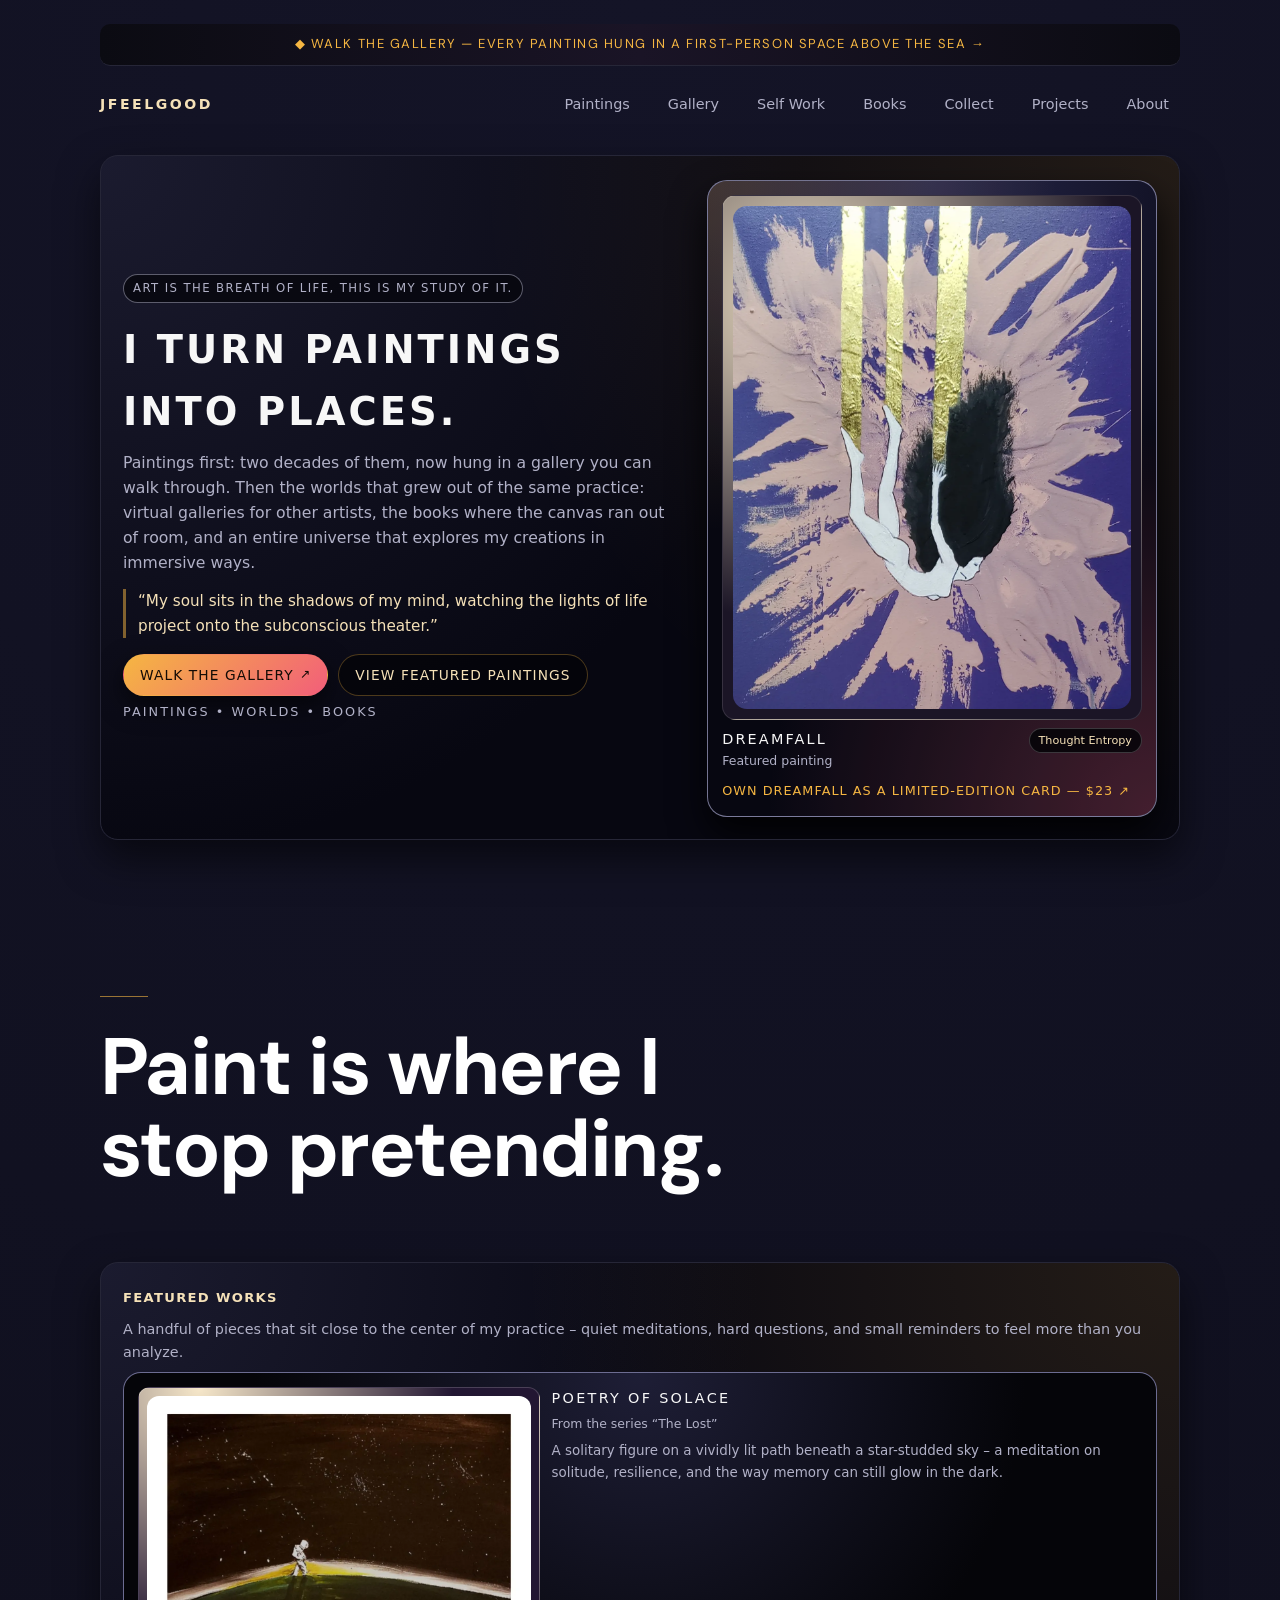
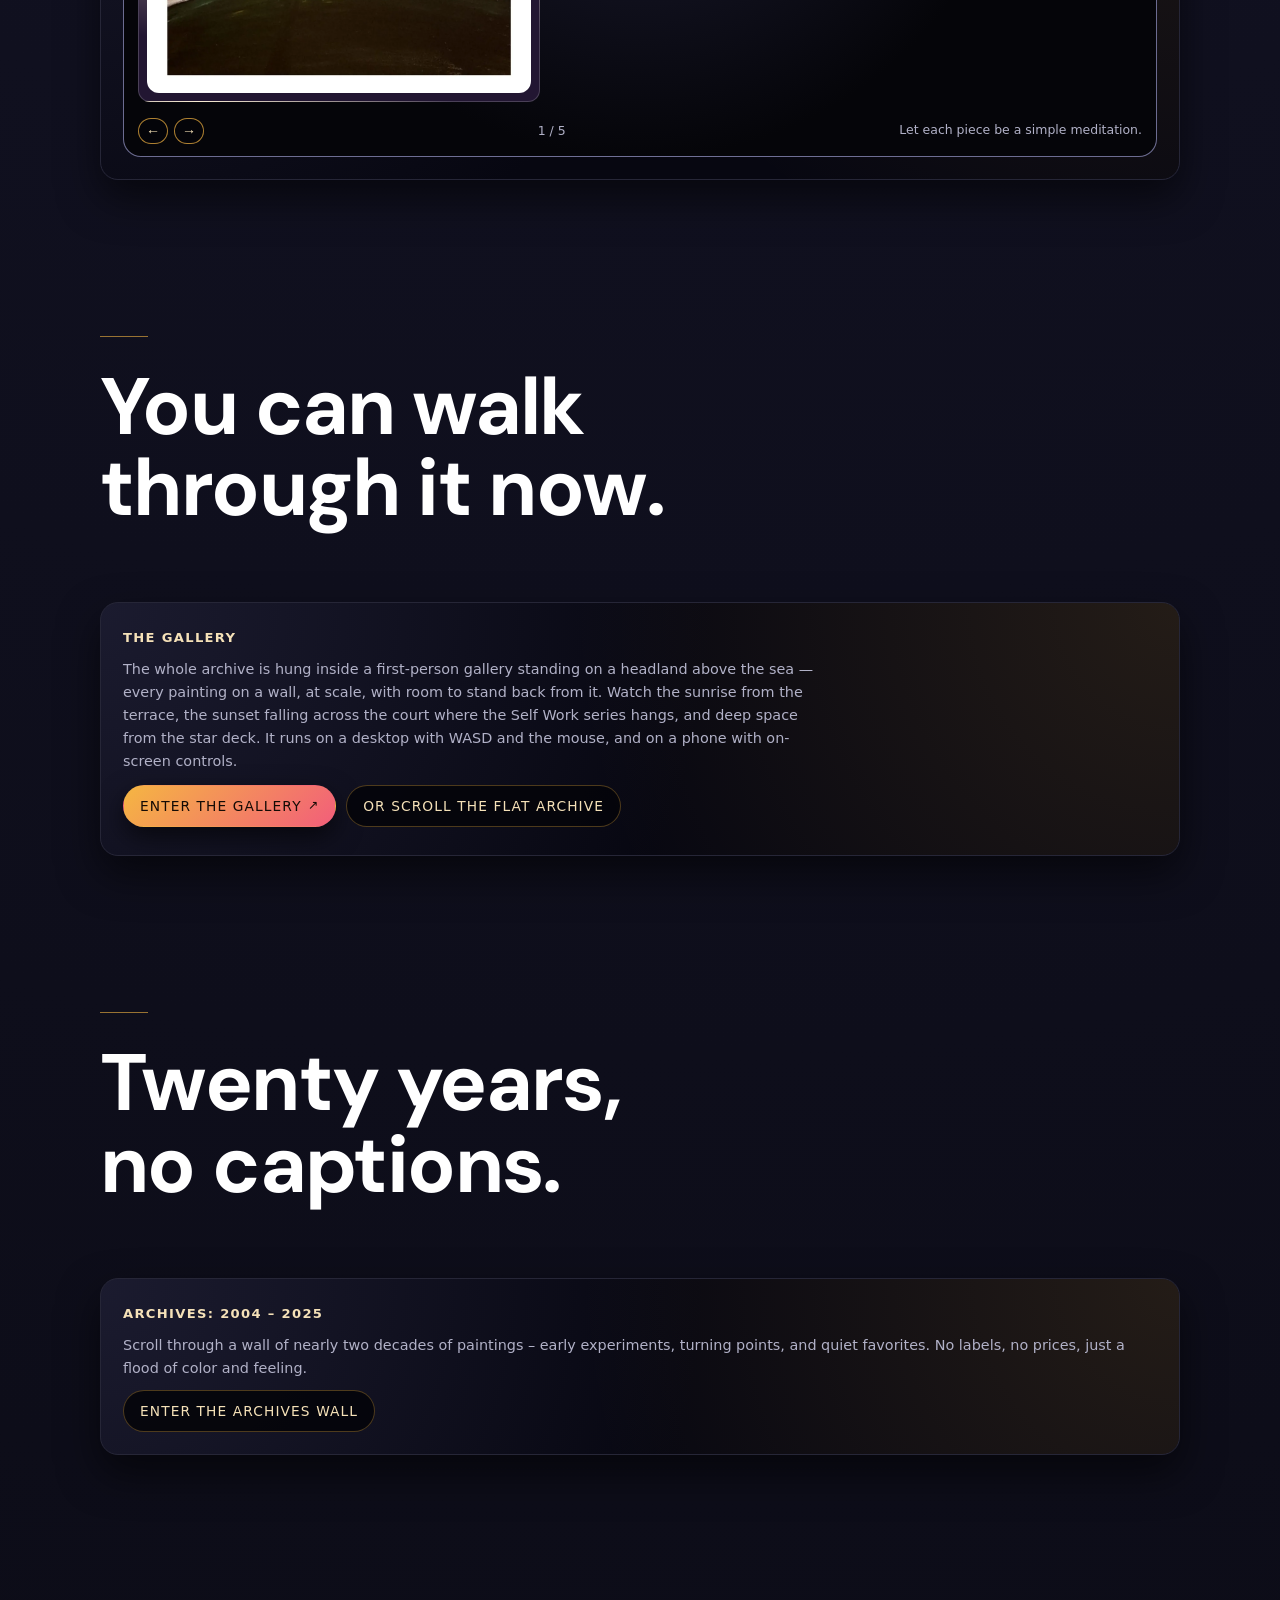
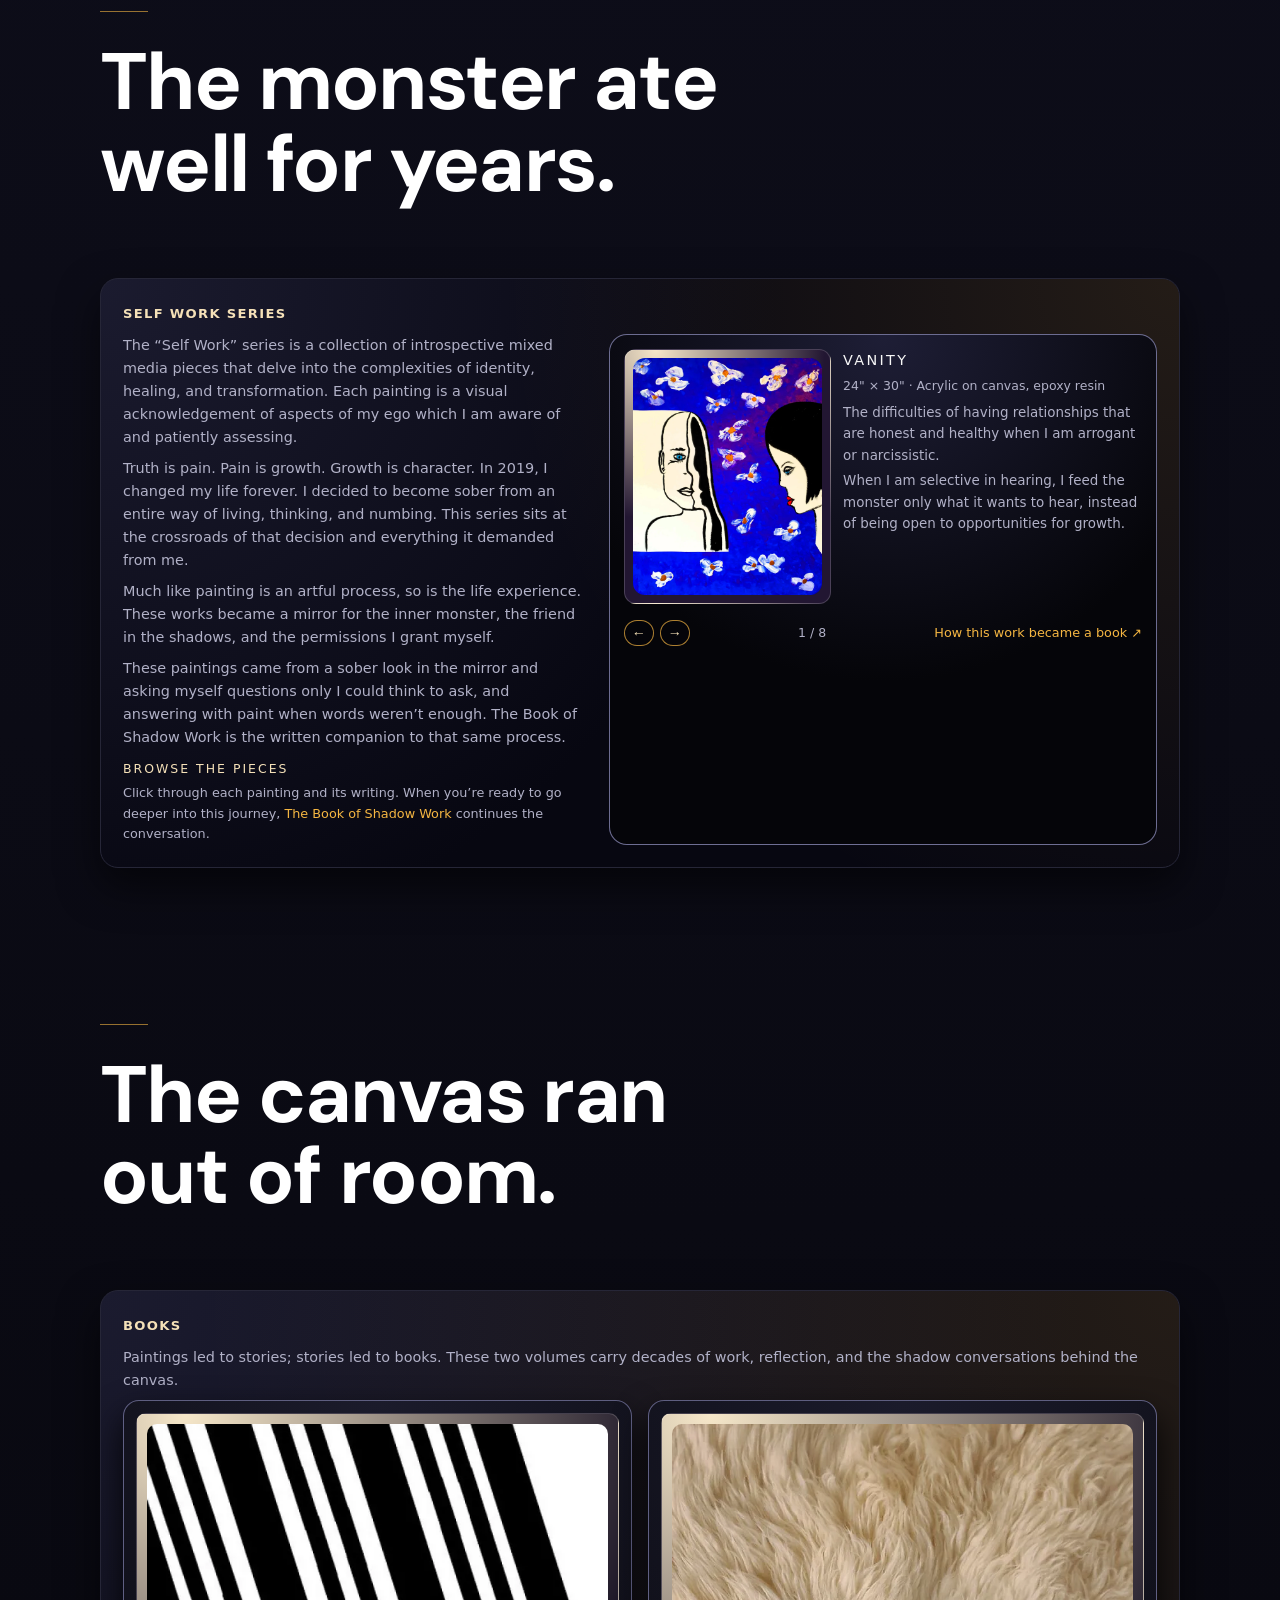
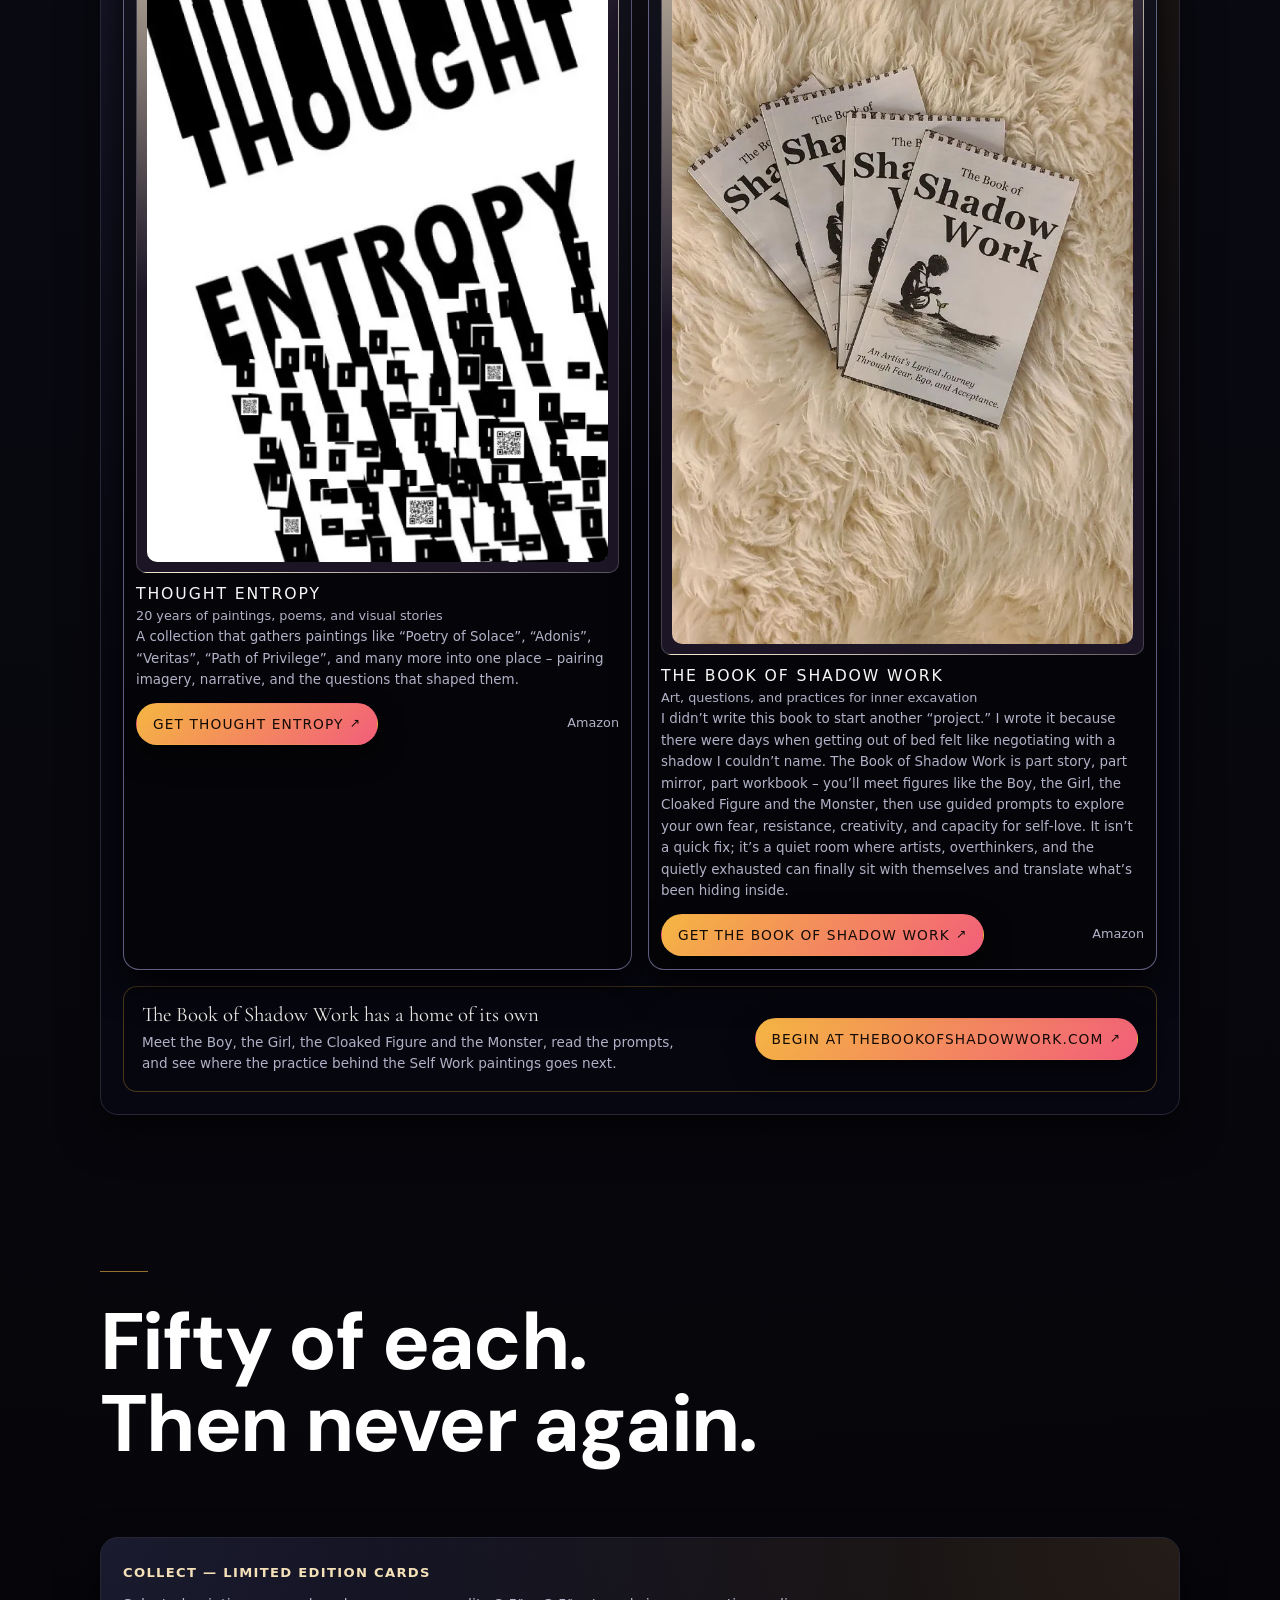
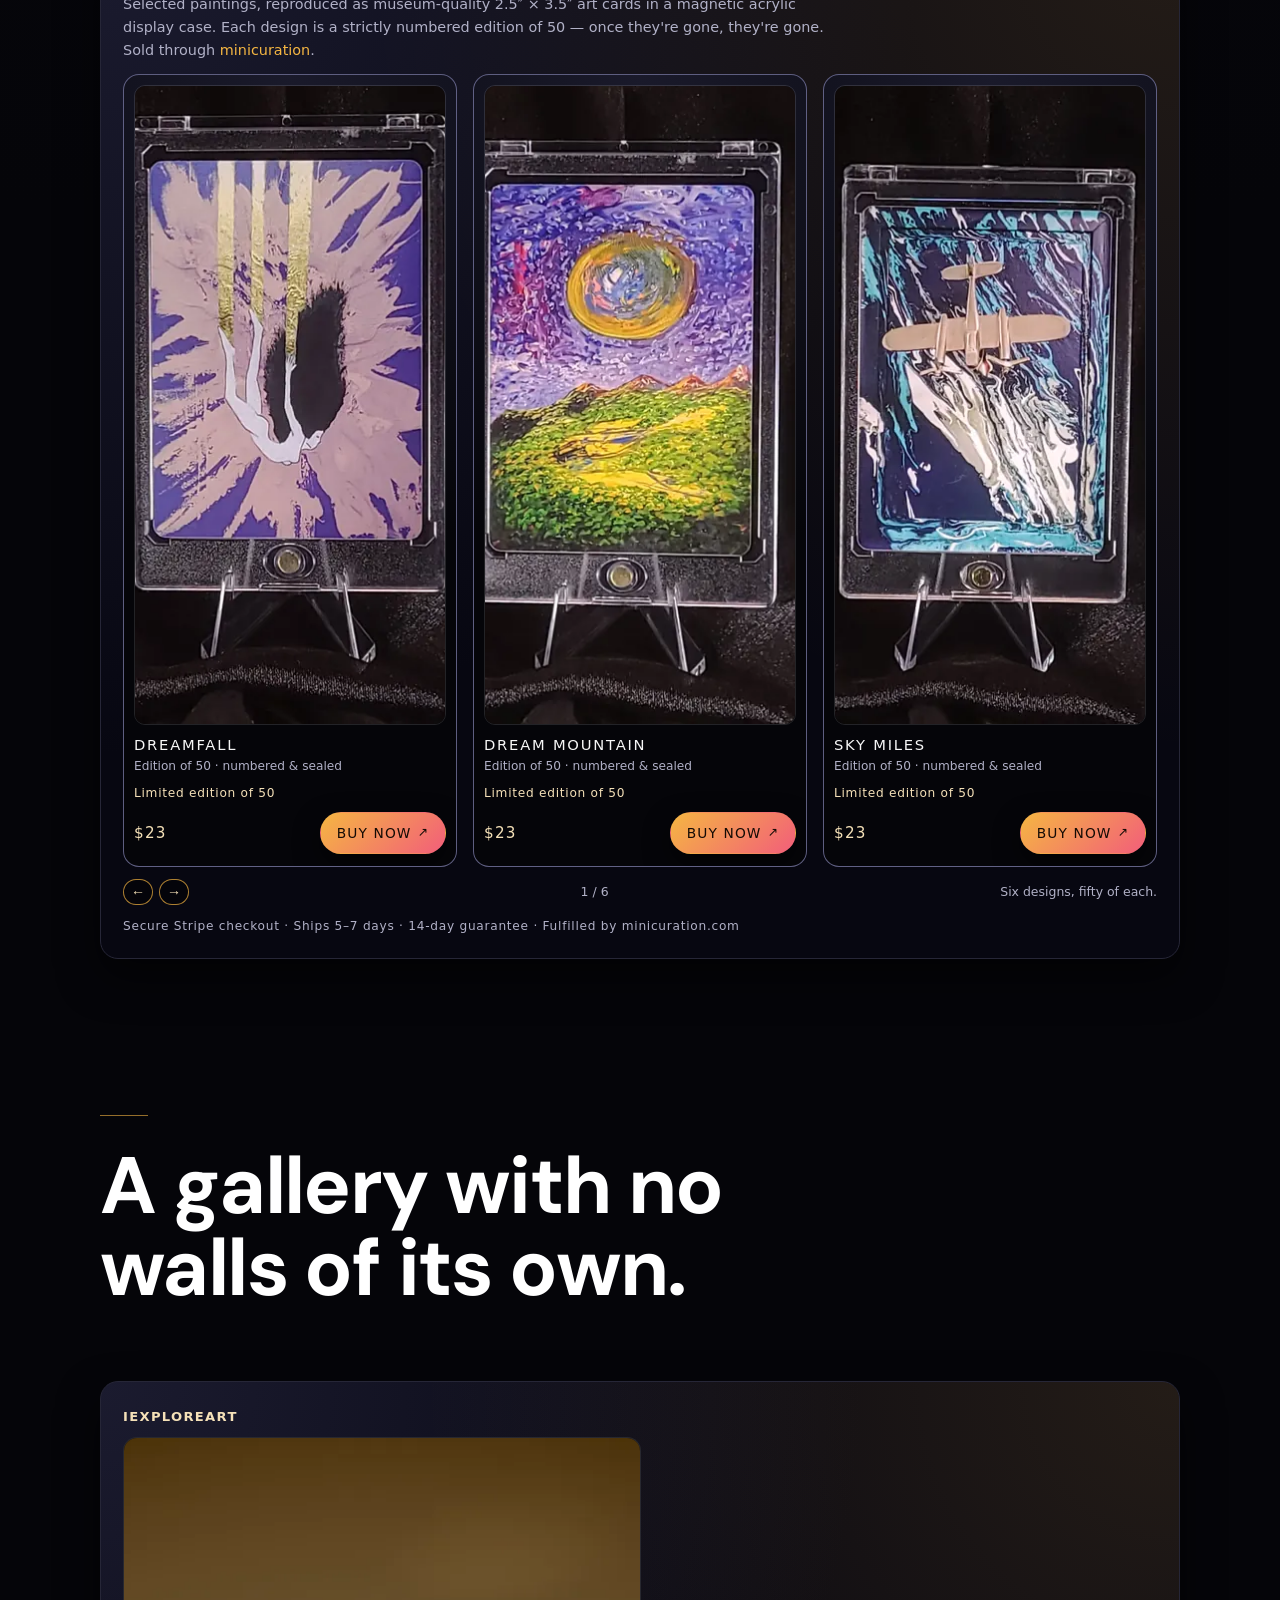
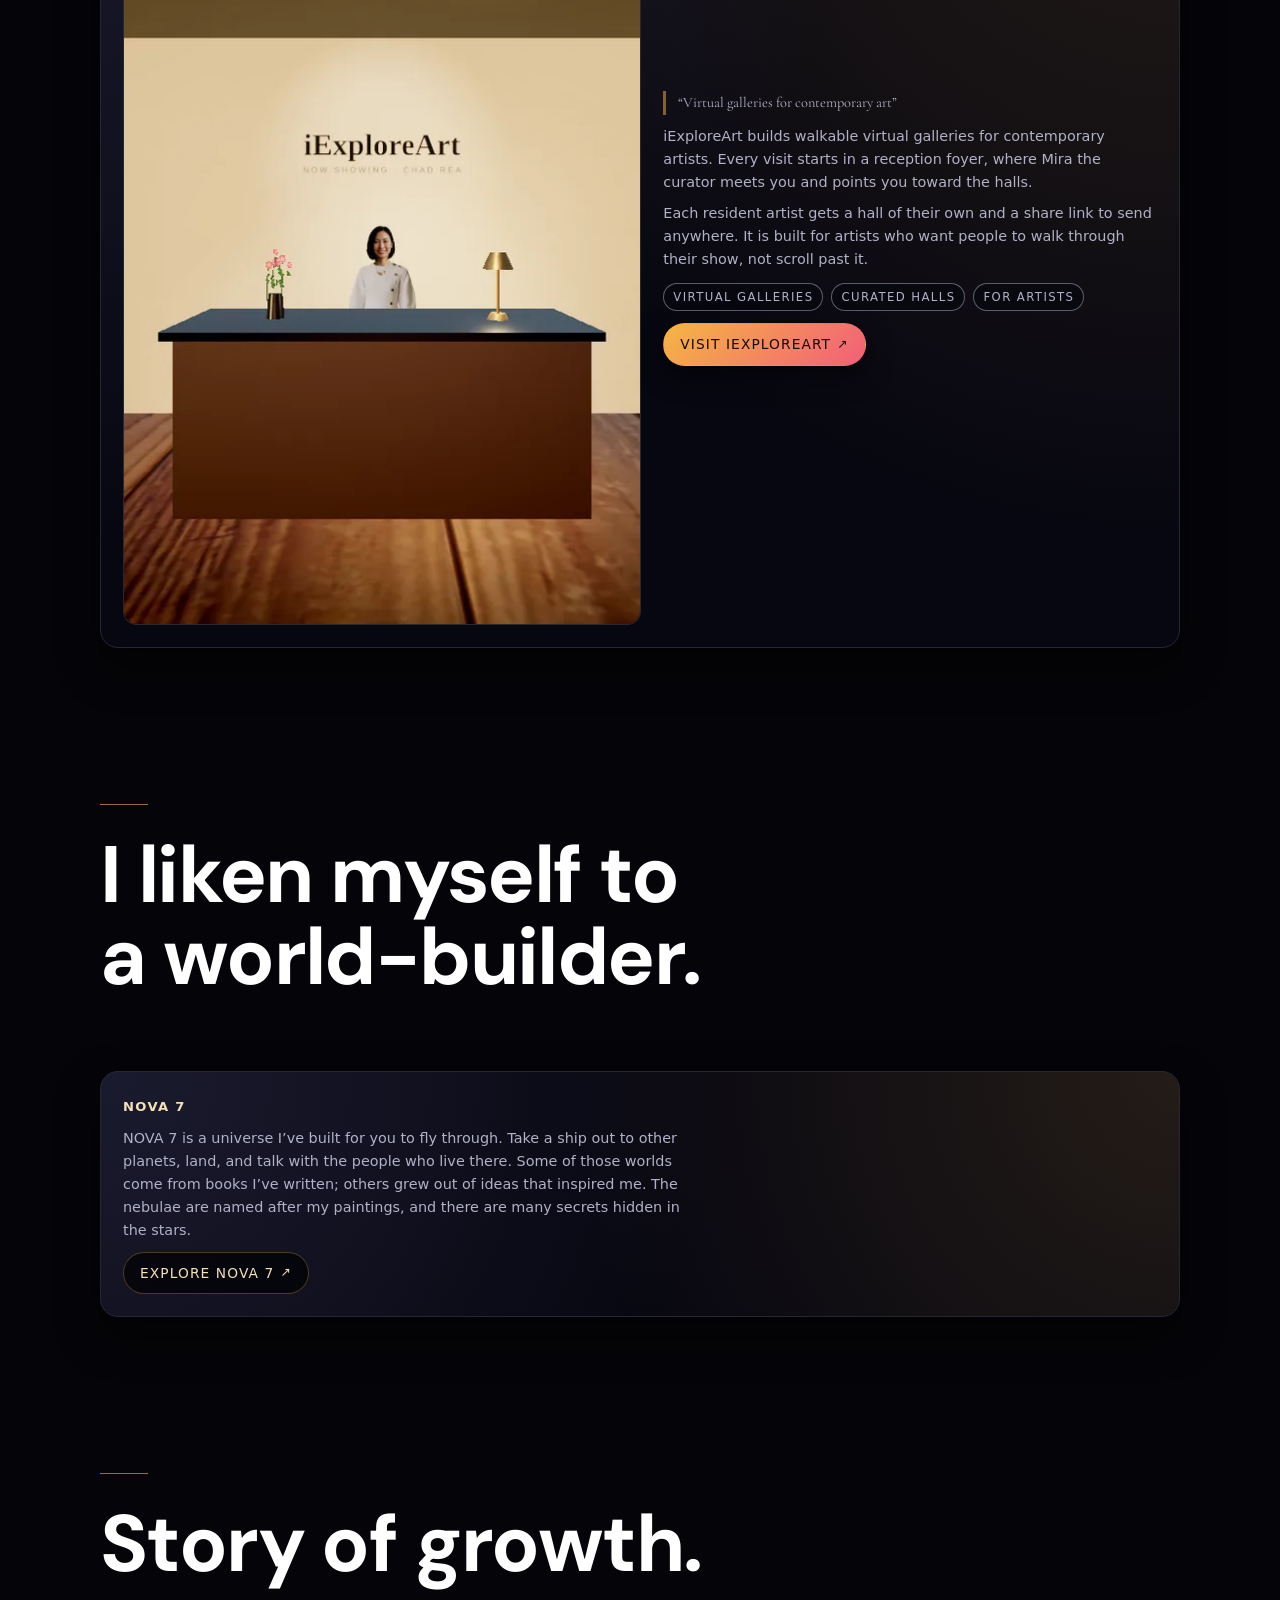
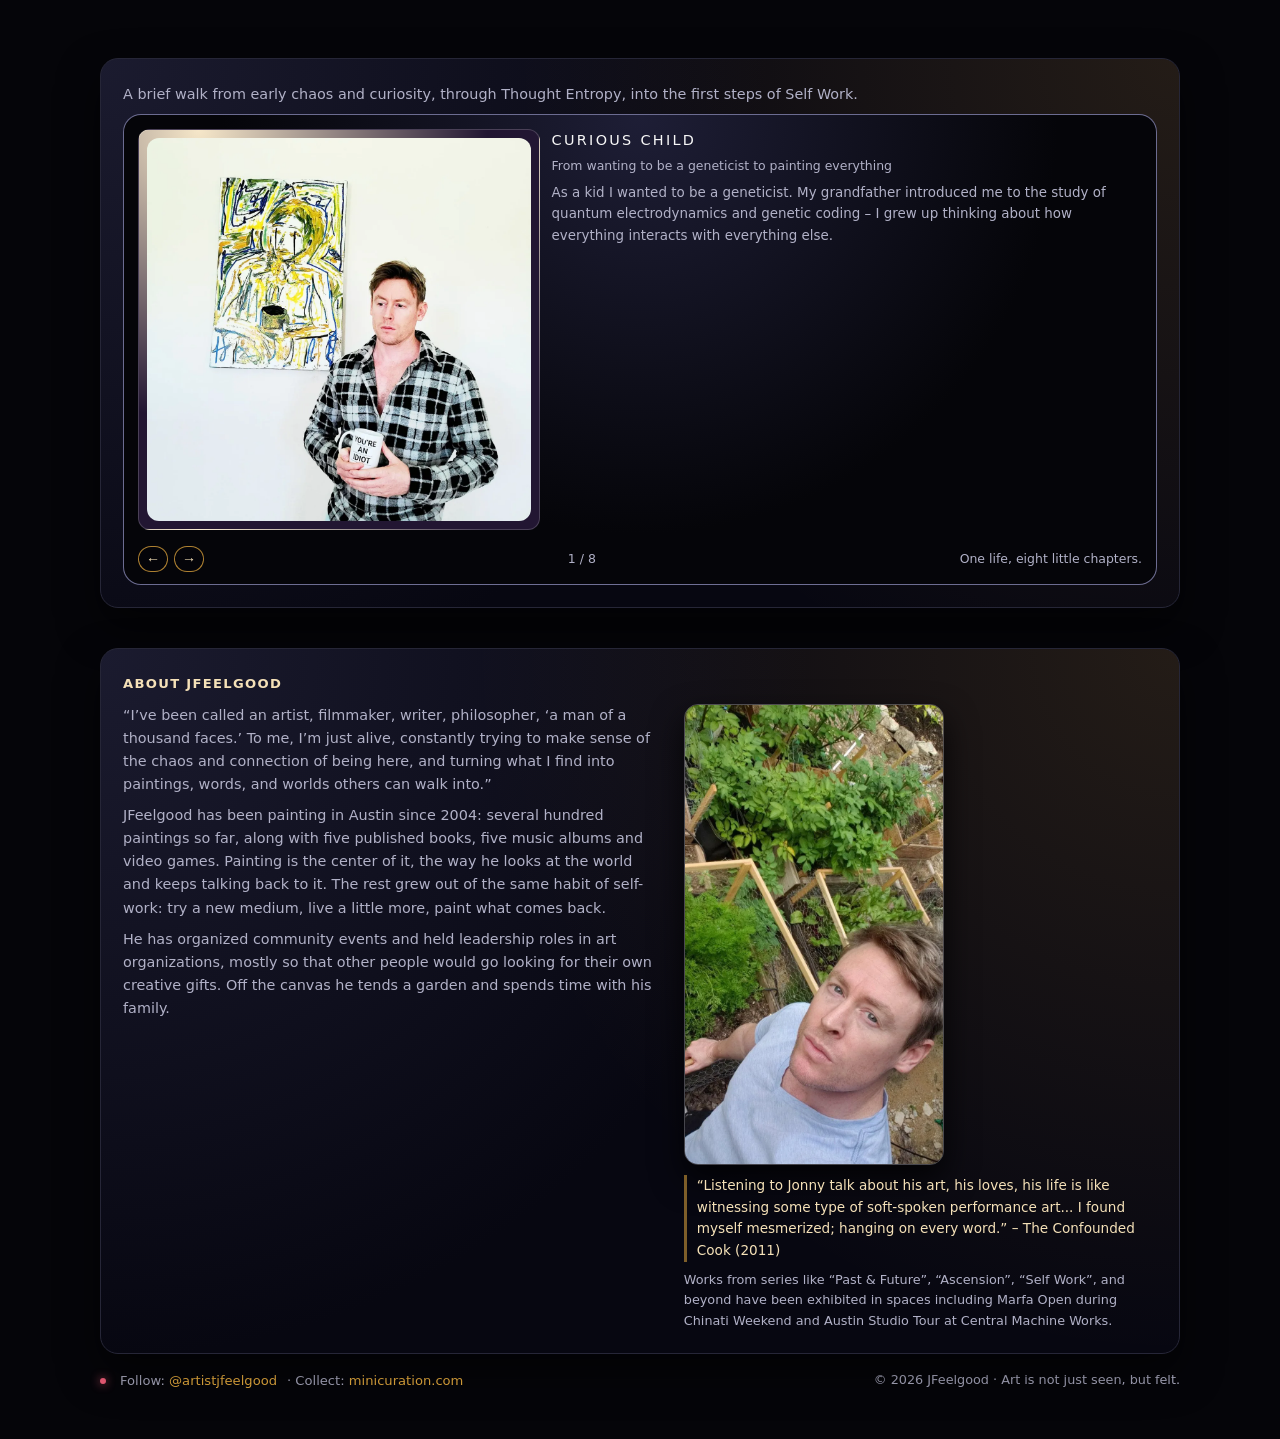
<file: classic.html>
<!DOCTYPE html>
<html lang="en">
<head>
  <meta charset="UTF-8">
  <title>JFeelgood — Paintings, Worlds, Games &amp; Books</title>
  <meta name="viewport" content="width=device-width, initial-scale=1">
  <meta name="theme-color" content="#050509">
  <link rel="icon" href="data:image/svg+xml,%3Csvg xmlns='http://www.w3.org/2000/svg' viewBox='0 0 32 32'%3E%3Crect width='32' height='32' fill='%23050509'/%3E%3Ccircle cx='16' cy='16' r='9' fill='%23f5b642'/%3E%3C/svg%3E">
  <meta name="description" content="Paintings, the Self Work series, two books and limited-edition art cards by Austin artist JFeelgood — plus iExploreArt and the NOVA 7 universe.">
  <link rel="canonical" href="https://jfeelgood.com/classic.html" />
  <meta property="og:type" content="website">
  <meta property="og:url" content="https://jfeelgood.com/classic.html">
  <meta property="og:site_name" content="JFeelgood Art">
  <meta property="og:title" content="JFeelgood — Paintings, Worlds, Games &amp; Books">
  <meta property="og:description" content="Paintings, the Self Work series, two books and limited-edition art cards — plus the walkable gallery, iExploreArt and the NOVA 7 universe.">
  <meta property="og:image" content="https://jfeelgood.com/assets/images/opt/og-jfeelgood-1200x630.jpg">
  <meta property="og:image:width" content="1200">
  <meta property="og:image:height" content="630">
  <meta property="og:image:alt" content="Dreamfall, a painting by JFeelgood">
  <meta name="twitter:card" content="summary_large_image">
  <meta name="twitter:title" content="JFeelgood — Paintings, Worlds, Games &amp; Books">
  <meta name="twitter:description" content="Paintings, the Self Work series, books, limited-edition art cards, and the worlds, galleries and games built alongside them.">
  <meta name="twitter:image" content="https://jfeelgood.com/assets/images/opt/og-jfeelgood-1200x630.jpg">
  <meta name="twitter:image:alt" content="Dreamfall, a painting by JFeelgood">
  <!-- ahead of the structured data: 17 KB of JSON-LD is 17 KB the preload
       scanner would otherwise read before it learns about the hero image -->
  <link rel="preload" as="image" href="assets/images/opt/dreamfall big.webp" fetchpriority="high">
  <link rel="preload" href="assets/fonts/dm-sans-var.woff2" as="font" type="font/woff2" crossorigin>
  <script type="application/ld+json">
  {
    "@context": "https://schema.org",
    "@graph": [
      {
        "@type": "Person",
        "@id": "https://jfeelgood.com/#artist",
        "name": "JFeelgood",
        "url": "https://jfeelgood.com/",
        "image": "https://jfeelgood.com/assets/images/opt/jfeelgood.webp",
        "jobTitle": "Artist",
        "description": "Artist painting since 2004: several hundred paintings, five published books, five music albums, and video games.",
        "sameAs": [
          "https://www.instagram.com/artistjfeelgood",
          "https://minicuration.com/artists/jfeelgood.html",
          "https://thebookofshadowwork.com",
          "https://iexploreart.com",
          "https://nova7game.org"
        ]
      },
      {
        "@type": "WebSite",
        "@id": "https://jfeelgood.com/#website",
        "url": "https://jfeelgood.com/",
        "name": "JFeelgood Art",
        "publisher": { "@id": "https://jfeelgood.com/#artist" }
      },
      {
        "@type": "ItemList",
        "name": "Limited Edition Art Cards by JFeelgood",
        "itemListElement": [
          {
            "@type": "Product",
            "position": 1,
            "name": "Dreamfall — Limited Edition Art Card",
            "image": "https://jfeelgood.com/assets/images/cards/dreamfall.webp",
            "url": "https://minicuration.com/shop/dreamfall.html",
            "brand": { "@type": "Brand", "name": "minicuration" },
            "offers": { "@type": "Offer", "price": "23", "priceCurrency": "USD", "url": "https://minicuration.com/shop/dreamfall.html", "availability": "https://schema.org/InStock" }
          },
          {
            "@type": "Product",
            "position": 2,
            "name": "Dream Mountain — Limited Edition Art Card",
            "image": "https://jfeelgood.com/assets/images/cards/dream-mountain.webp",
            "url": "https://minicuration.com/shop/dream-mountain.html",
            "brand": { "@type": "Brand", "name": "minicuration" },
            "offers": { "@type": "Offer", "price": "23", "priceCurrency": "USD", "url": "https://minicuration.com/shop/dream-mountain.html", "availability": "https://schema.org/InStock" }
          },
          {
            "@type": "Product",
            "position": 3,
            "name": "Sky Miles — Limited Edition Art Card",
            "image": "https://jfeelgood.com/assets/images/cards/sky-miles.webp",
            "url": "https://minicuration.com/shop/sky-miles.html",
            "brand": { "@type": "Brand", "name": "minicuration" },
            "offers": { "@type": "Offer", "price": "23", "priceCurrency": "USD", "url": "https://minicuration.com/shop/sky-miles.html", "availability": "https://schema.org/InStock" }
          },
          {
            "@type": "Product",
            "position": 4,
            "name": "A Simple Meditation — Limited Edition Art Card",
            "image": "https://jfeelgood.com/assets/images/cards/a-simple-meditation.webp",
            "url": "https://minicuration.com/shop/a-simple-meditation.html",
            "brand": { "@type": "Brand", "name": "minicuration" },
            "offers": { "@type": "Offer", "price": "23", "priceCurrency": "USD", "url": "https://minicuration.com/shop/a-simple-meditation.html", "availability": "https://schema.org/InStock" }
          },
          {
            "@type": "Product",
            "position": 5,
            "name": "Veritas — Limited Edition Art Card",
            "image": "https://jfeelgood.com/assets/images/cards/veritas.webp",
            "url": "https://minicuration.com/shop/veritas.html",
            "brand": { "@type": "Brand", "name": "minicuration" },
            "offers": { "@type": "Offer", "price": "23", "priceCurrency": "USD", "url": "https://minicuration.com/shop/veritas.html", "availability": "https://schema.org/InStock" }
          },
          {
            "@type": "Product",
            "position": 6,
            "name": "Sweet Dreams — Limited Edition Art Card",
            "image": "https://jfeelgood.com/assets/images/cards/sweet-dreams.webp",
            "url": "https://minicuration.com/shop/sweet-dreams.html",
            "brand": { "@type": "Brand", "name": "minicuration" },
            "offers": { "@type": "Offer", "price": "23", "priceCurrency": "USD", "url": "https://minicuration.com/shop/sweet-dreams.html", "availability": "https://schema.org/InStock" }
          }
        ]
      }
      ,
      {
        "@type": "WebSite",
        "@id": "https://iexploreart.com/#website",
        "name": "iExploreArt",
        "url": "https://iexploreart.com",
        "description": "Virtual galleries for contemporary art.",
        "author": { "@id": "https://jfeelgood.com/#artist" }
      },
      {
        "@type": "VideoGame",
        "name": "NOVA 7",
        "url": "https://nova7game.org",
        "gamePlatform": "Web browser",
        "applicationCategory": "Game",
        "description": "An explorable universe: fly a spaceship between planets, land, and talk with the people who live there. Some worlds come from JFeelgood's books, the nebulae are named after his paintings, and secrets are hidden in the stars.",
        "author": { "@id": "https://jfeelgood.com/#artist" }
      },
      {
        "@type": "Book",
        "name": "Thought Entropy",
        "url": "https://a.co/d/0fFdIXFf",
        "description": "Twenty years of paintings, poems, and visual stories gathered into one volume.",
        "author": { "@id": "https://jfeelgood.com/#artist" }
      },
      {
        "@type": "Book",
        "name": "The Book of Shadow Work",
        "url": "https://a.co/d/00Z3mt2Q",
        "description": "Art, questions, and guided practices for inner excavation.",
        "author": { "@id": "https://jfeelgood.com/#artist" }
      },
      {
        "@type": "CollectionPage",
        "@id": "https://jfeelgood.com/classic.html#page",
        "url": "https://jfeelgood.com/classic.html",
        "name": "JFeelgood — Paintings, Worlds, Games & Books",
        "isPartOf": { "@id": "https://jfeelgood.com/#website" },
        "about": { "@id": "https://jfeelgood.com/#artist" },
        "hasPart": [
          { "@type": "WebPage", "name": "Featured works", "url": "https://jfeelgood.com/classic.html#featured" },
          { "@type": "WebPage", "name": "The Gallery", "url": "https://jfeelgood.com/classic.html#gallery" },
          { "@type": "WebPage", "name": "Archives 2004-2025", "url": "https://jfeelgood.com/classic.html#archives-promo" },
          { "@type": "WebPage", "name": "Self Work series", "url": "https://jfeelgood.com/classic.html#selfwork" },
          { "@type": "WebPage", "name": "Books", "url": "https://jfeelgood.com/classic.html#books" },
          { "@type": "WebPage", "name": "Collect — Limited Edition Cards", "url": "https://jfeelgood.com/classic.html#collect" },
          { "@type": "WebPage", "name": "iExploreArt", "url": "https://jfeelgood.com/classic.html#iexploreart" },
          { "@type": "WebPage", "name": "NOVA 7", "url": "https://jfeelgood.com/classic.html#nova7" },
          { "@type": "WebPage", "name": "Story of growth", "url": "https://jfeelgood.com/classic.html#story" },
          { "@type": "WebPage", "name": "About JFeelgood", "url": "https://jfeelgood.com/classic.html#about" }
        ]
      },
      {
            "@type": "VisualArtwork",
            "name": "Poetry of Solace",
            "image": "https://jfeelgood.com/assets/images/opt/poetry%20of%20solace.webp",
            "creator": {
                  "@id": "https://jfeelgood.com/#artist"
            },
            "description": "A solitary figure on a vividly lit path beneath a star-studded sky – a meditation on solitude, resilience, and the way memory can still glow in the dark.",
            "artform": "Painting",
            "artMedium": "From the series “The Lost”",
            "isPartOf": {
                  "@id": "https://jfeelgood.com/classic.html#featured"
            }
      },
      {
            "@type": "VisualArtwork",
            "name": "Adonis",
            "image": "https://jfeelgood.com/assets/images/opt/Adonis.webp",
            "creator": {
                  "@id": "https://jfeelgood.com/#artist"
            },
            "description": "A stylized face against a field of yellow, blue eyes holding a single tear. A simple, honest look at vulnerability, beauty, and the stories we carry behind our gaze.",
            "artform": "Painting",
            "artMedium": "Acrylic on canvas · Featured in Thought Entropy",
            "isPartOf": {
                  "@id": "https://jfeelgood.com/classic.html#featured"
            }
      },
      {
            "@type": "VisualArtwork",
            "name": "Veritas",
            "image": "https://jfeelgood.com/assets/images/opt/veritas.webp",
            "creator": {
                  "@id": "https://jfeelgood.com/#artist"
            },
            "description": "A transparent princess on stage, framed by chaotic color. An exploration of authenticity, performance, and the cost of being who others expect instead of who you are.",
            "artform": "Painting",
            "artMedium": "Mixed media · Featured in Thought Entropy",
            "isPartOf": {
                  "@id": "https://jfeelgood.com/classic.html#featured"
            }
      },
      {
            "@type": "VisualArtwork",
            "name": "Path of Privilege",
            "image": "https://jfeelgood.com/assets/images/opt/path%20of%20privilege.webp",
            "creator": {
                  "@id": "https://jfeelgood.com/#artist"
            },
            "description": "Two brushes dragging a red trail across gold leaf – a visual reminder of how history, race, and power are still painting the world we walk through.",
            "artform": "Painting",
            "artMedium": "Mixed media · Featured in Thought Entropy",
            "isPartOf": {
                  "@id": "https://jfeelgood.com/classic.html#featured"
            }
      },
      {
            "@type": "VisualArtwork",
            "name": "A Simple Meditation",
            "image": "https://jfeelgood.com/assets/images/opt/A%20Simple%20Meditation.webp",
            "creator": {
                  "@id": "https://jfeelgood.com/#artist"
            },
            "description": "A piece built to be a breathing space – simple forms, mindful mark-making, and a soft place for your attention to land when the rest of life is loud.",
            "artform": "Painting",
            "artMedium": "Painting as quiet practice",
            "isPartOf": {
                  "@id": "https://jfeelgood.com/classic.html#featured"
            }
      },
      {
            "@type": "VisualArtwork",
            "name": "Vanity",
            "image": "https://jfeelgood.com/assets/images/opt/Vanity%20by%20JFeelgood.webp",
            "creator": {
                  "@id": "https://jfeelgood.com/#artist"
            },
            "description": "The difficulties of having relationships that are honest and healthy when I am arrogant or narcissistic.",
            "artform": "Painting",
            "artMedium": "24\" × 30\" · Acrylic on canvas, epoxy resin",
            "dateCreated": "2021",
            "isPartOf": {
                  "@id": "https://jfeelgood.com/classic.html#selfwork"
            },
            "artworkSurface": "Acrylic on canvas, epoxy resin"
      },
      {
            "@type": "VisualArtwork",
            "name": "The King",
            "image": "https://jfeelgood.com/assets/images/opt/The%20King%20by%20JFeelgood.webp",
            "creator": {
                  "@id": "https://jfeelgood.com/#artist"
            },
            "description": "In being too bossy or vindictive, I lose sight of purpose and push others away due to uncouth behavior.",
            "artform": "Painting",
            "artMedium": "24\" × 28\" · Acrylic on canvas, epoxy resin",
            "dateCreated": "2021",
            "isPartOf": {
                  "@id": "https://jfeelgood.com/classic.html#selfwork"
            },
            "artworkSurface": "Acrylic on canvas, epoxy resin"
      },
      {
            "@type": "VisualArtwork",
            "name": "Pride",
            "image": "https://jfeelgood.com/assets/images/opt/Pride%20by%20JFeelgood.webp",
            "creator": {
                  "@id": "https://jfeelgood.com/#artist"
            },
            "description": "Work, no matter the urgency or size, has purpose.",
            "artform": "Painting",
            "artMedium": "24\" × 30\" · Acrylic on canvas, epoxy resin",
            "dateCreated": "2021",
            "isPartOf": {
                  "@id": "https://jfeelgood.com/classic.html#selfwork"
            },
            "artworkSurface": "Acrylic on canvas, epoxy resin"
      },
      {
            "@type": "VisualArtwork",
            "name": "Lush",
            "image": "https://jfeelgood.com/assets/images/opt/Lush%20by%20JFeelgood.webp",
            "creator": {
                  "@id": "https://jfeelgood.com/#artist"
            },
            "description": "The cycle of bad habits entertained by vices in excess, cleverly disguised as an aid in helping, and their various laborious, taxing, withdrawal periods.",
            "artform": "Painting",
            "artMedium": "24\" × 30\" · Acrylic on canvas, epoxy resin",
            "dateCreated": "2021",
            "isPartOf": {
                  "@id": "https://jfeelgood.com/classic.html#selfwork"
            },
            "artworkSurface": "Acrylic on canvas, epoxy resin"
      },
      {
            "@type": "VisualArtwork",
            "name": "Businessman",
            "image": "https://jfeelgood.com/assets/images/opt/Businessman%20by%20JFeelgood.webp",
            "creator": {
                  "@id": "https://jfeelgood.com/#artist"
            },
            "description": "Alignment solely with wealth building and material systems keeps my emotional and spiritual growth inhibited.",
            "artform": "Painting",
            "artMedium": "30\" × 40\" · Acrylic on canvas, wood panel, epoxy resin",
            "dateCreated": "2021",
            "isPartOf": {
                  "@id": "https://jfeelgood.com/classic.html#selfwork"
            },
            "artworkSurface": "Acrylic on canvas, epoxy resin"
      },
      {
            "@type": "VisualArtwork",
            "name": "Best Friend",
            "image": "https://jfeelgood.com/assets/images/opt/Best%20Friend%20by%20JFeelgood.webp",
            "creator": {
                  "@id": "https://jfeelgood.com/#artist"
            },
            "description": "Always there.",
            "artform": "Painting",
            "artMedium": "30\" × 40\" · Acrylic on canvas, wood panel, epoxy resin",
            "dateCreated": "2021",
            "isPartOf": {
                  "@id": "https://jfeelgood.com/classic.html#selfwork"
            },
            "artworkSurface": "Acrylic on canvas, epoxy resin"
      },
      {
            "@type": "VisualArtwork",
            "name": "Vicarious",
            "image": "https://jfeelgood.com/assets/images/opt/Vicarious%20by%20JFeelgood.webp",
            "creator": {
                  "@id": "https://jfeelgood.com/#artist"
            },
            "description": "Living in the throes of imagination, I am aged by experiences of a thousand lifetimes, at the cost of growing closer to real people.",
            "artform": "Painting",
            "artMedium": "29.5\" × 30.5\" · Acrylic on canvas, epoxy resin",
            "dateCreated": "2021",
            "isPartOf": {
                  "@id": "https://jfeelgood.com/classic.html#selfwork"
            },
            "artworkSurface": "Acrylic on canvas, epoxy resin"
      },
      {
            "@type": "VisualArtwork",
            "name": "Permission",
            "image": "https://jfeelgood.com/assets/images/opt/Permission%20by%20JFeelgood.webp",
            "creator": {
                  "@id": "https://jfeelgood.com/#artist"
            },
            "description": "Brilliant and mighty power. Sometimes, I seek it from others long before I consider it coming from myself.",
            "artform": "Painting",
            "artMedium": "40\" × 30\" · Acrylic on canvas, epoxy resin",
            "dateCreated": "2021",
            "isPartOf": {
                  "@id": "https://jfeelgood.com/classic.html#selfwork"
            },
            "artworkSurface": "Acrylic on canvas, epoxy resin"
      },
      {
            "@type": "BreadcrumbList",
            "itemListElement": [
                  {
                        "@type": "ListItem",
                        "position": 1,
                        "name": "Gallery",
                        "item": "https://jfeelgood.com/"
                  },
                  {
                        "@type": "ListItem",
                        "position": 2,
                        "name": "Classic site",
                        "item": "https://jfeelgood.com/classic.html"
                  }
            ]
      }
    ]
  }
  </script>
  <style>
    /* Served from this origin: a Google Fonts stylesheet is a render-blocking
       round trip to a third party before the page can paint. One variable file
       per family covers every weight used here. */
    @font-face {
      font-family: 'DM Sans';
      src: url('assets/fonts/dm-sans-var.woff2') format('woff2');
      font-weight: 100 1000;
      font-style: normal;
      font-display: swap;
    }
    @font-face {
      font-family: 'Cormorant Garamond';
      src: url('assets/fonts/cormorant-garamond-var.woff2') format('woff2');
      font-weight: 300 700;
      font-style: normal;
      font-display: swap;
    }

    :root {
      --bg: #050509;
      --bg-alt: #0b0b12;
      --accent: #f5b642;
      --accent-soft: #f5e1b8;
      --text: #f7f7f7;
      --text-muted: #b1b1c7;
      --border: #262637;
      --card: #11111a;
      --highlight: #f25e7a;
      --link: #f5b642;
      --link-hover: #ffe2a0;
      --shadow-soft: 0 18px 40px rgba(0,0,0,0.55);
      --radius-lg: 18px;
      --radius-full: 999px;
      --transition-fast: 0.18s ease-out;
      --max-width: 1080px;
    }

    * {
      box-sizing: border-box;
      margin: 0;
      padding: 0;
    }

    html, body {
      background: radial-gradient(circle at top, #141427 0, #050509 60%);
      color: var(--text);
      font-family: system-ui, -apple-system, BlinkMacSystemFont, "SF Pro Text",
        "Segoe UI", sans-serif;
      line-height: 1.6;
      scroll-behavior: smooth;
    }

    body {
      padding: 24px 16px 48px;
      display: flex;
      flex-direction: column;
      align-items: center;
    }

    .top-banner {
      width: 100%;
      max-width: var(--max-width);
      margin-bottom: 20px;
      border-radius: 10px;
    }

    .page {
      width: 100%;
      max-width: var(--max-width);
    }

    a {
      color: var(--link);
      text-decoration: none;
    }

    a:hover {
      color: var(--link-hover);
    }

    header {
      display: flex;
      justify-content: space-between;
      align-items: center;
      gap: 12px;
      margin-bottom: 32px;
    }

    .logo {
      font-weight: 700;
      letter-spacing: 0.18em;
      text-transform: uppercase;
      font-size: 0.88rem;
      color: var(--accent-soft);
    }

    nav {
      display: flex;
      gap: 16px;
      font-size: 0.9rem;
    }

    nav a {
      color: var(--text-muted);
      padding: 6px 10px;
      border-radius: 999px;
      border: 1px solid transparent;
      transition: background var(--transition-fast), border-color var(--transition-fast),
        color var(--transition-fast), transform var(--transition-fast);
    }

    nav a:hover {
      background: rgba(255,255,255,0.05);
      border-color: rgba(245,182,66,0.2);
      color: var(--text);
      transform: translateY(-1px);
    }

    main {
      display: flex;
      flex-direction: column;
      gap: 36px;
    }

    section {
      background: radial-gradient(circle at top left, #1b1b2f 0, #070711 55%);
      border-radius: var(--radius-lg);
      padding: 24px 22px 22px;
      border: 1px solid var(--border);
      box-shadow: var(--shadow-soft);
      position: relative;
      overflow: hidden;
    }

    section + section {
      margin-top: 4px;
    }

    section::before {
      content: "";
      position: absolute;
      inset: 0;
      pointer-events: none;
      background: radial-gradient(circle at top right,
        rgba(245,182,66,0.16) 0,
        transparent 55%);
      opacity: 0.75;
    }

    .section-inner {
      position: relative;
      z-index: 1;
    }

    h1, h2, h3 {
      font-weight: 700;
      letter-spacing: 0.1em;
      text-transform: uppercase;
      font-size: 0.82rem;
      color: var(--accent-soft);
      margin-bottom: 10px;
    }

    .hero-grid {
      display: grid;
      grid-template-columns: minmax(0, 3fr) minmax(0, 2.4fr);
      gap: 22px;
      align-items: center;
    }

    .hero-title {
      /* it is the page's h1 now, so it opts out of the small uppercase
         eyebrow styling the h1/h2/h3 rule gives every other heading */
      margin: 0 0 8px;
      color: var(--text);
      font-size: clamp(1.85rem, 4vw, 2.4rem);
      font-weight: 700;
      letter-spacing: 0.08em;
      text-transform: uppercase;
    }

    .hero-sub {
      color: var(--text-muted);
      font-size: 0.98rem;
      max-width: 34rem;
      margin-bottom: 14px;
    }

    .hero-quote {
      font-size: 0.95rem;
      color: var(--accent-soft);
      border-left: 3px solid rgba(245,182,66,0.5);
      padding-left: 12px;
      margin-bottom: 16px;
    }

    .chip-row {
      display: flex;
      flex-wrap: wrap;
      gap: 8px;
      margin-bottom: 16px;
    }

    .chip {
      border-radius: var(--radius-full);
      border: 1px solid rgba(177,177,199,0.5);
      font-size: 0.73rem;
      padding: 4px 9px;
      text-transform: uppercase;
      letter-spacing: 0.12em;
      color: var(--text-muted);
      background: rgba(8,8,16,0.9);
    }

    .cta-row {
      display: flex;
      flex-wrap: wrap;
      gap: 10px;
      margin-bottom: 6px;
    }

    .btn {
      display: inline-flex;
      align-items: center;
      justify-content: center;
      padding: 9px 16px;
      border-radius: var(--radius-full);
      border: 1px solid transparent;
      font-size: 0.86rem;
      letter-spacing: 0.08em;
      text-transform: uppercase;
      cursor: pointer;
      transition: background var(--transition-fast), color var(--transition-fast),
        border-color var(--transition-fast), transform var(--transition-fast),
        box-shadow var(--transition-fast);
      background: none;
      color: var(--text);
      text-decoration: none;
    }

    .btn-primary {
      background: linear-gradient(135deg, var(--accent), var(--highlight));
      color: #140b05;
      box-shadow: 0 10px 26px rgba(0,0,0,0.6);
    }

    .btn-primary:hover {
      transform: translateY(-1px);
      box-shadow: 0 18px 36px rgba(0,0,0,0.8);
      border-color: rgba(0,0,0,0.3);
    }

    .btn-ghost {
      border-color: rgba(245,182,66,0.3);
      color: var(--accent-soft);
      background: rgba(5,5,10,0.9);
    }

    .btn-ghost:hover {
      background: rgba(12,12,20,0.95);
      border-color: rgba(245,182,66,0.65);
      transform: translateY(-1px);
    }

    .btn span.icon {
      margin-left: 6px;
      font-size: 0.9em;
    }

    .hero-tagline {
      font-size: 0.8rem;
      color: var(--text-muted);
      letter-spacing: 0.16em;
      text-transform: uppercase;
      margin-top: 4px;
    }

    .hero-art-card {
      border-radius: 20px;
      background: radial-gradient(circle at top, #26264a 0, #070711 55%);
      padding: 14px 14px 15px;
      border: 1px solid rgba(176,176,214,0.65);
      box-shadow: 0 18px 36px rgba(0,0,0,0.85);
      position: relative;
      overflow: hidden;
    }

    .hero-art-card::before {
      content: "";
      position: absolute;
      inset: 0;
      background:
        radial-gradient(circle at top left, rgba(245,182,66,0.24) 0, transparent 45%),
        radial-gradient(circle at bottom right, rgba(242,94,122,0.3) 0, transparent 50%);
      mix-blend-mode: screen;
      opacity: 0.85;
      pointer-events: none;
    }

    .hero-art-inner {
      position: relative;
      z-index: 1;
    }

    .hero-art-img {
      width: 100%;
      aspect-ratio: 4 / 5;
      border-radius: 14px;
      background: radial-gradient(circle at 20% 20%, #f6e7c9 0, #1b1526 60%);
      border: 1px solid rgba(255,255,255,0.12);
      margin-bottom: 8px;
      display: flex;
      align-items: center;
      justify-content: center;
      color: rgba(10,10,20,0.7);
      font-size: 0.85rem;
      text-align: center;
      padding: 10px;
    }

    .hero-art-meta {
      display: flex;
      justify-content: space-between;
      align-items: baseline;
      gap: 8px;
    }

    .hero-art-title {
      font-size: 0.9rem;
      text-transform: uppercase;
      letter-spacing: 0.15em;
    }

    .hero-art-series {
      font-size: 0.78rem;
      color: var(--text-muted);
    }

    .pill {
      display: inline-flex;
      align-items: center;
      gap: 6px;
      border-radius: var(--radius-full);
      border: 1px solid rgba(255,255,255,0.2);
      padding: 3px 9px;
      font-size: 0.7rem;
      color: var(--accent-soft);
      background: rgba(4,4,8,0.85);
    }

    /* Featured works */

    /* Self Work carousel */

    .selfwork-layout {
      display: grid;
      grid-template-columns: minmax(0, 2.2fr) minmax(0, 2.6fr);
      gap: 22px;
      align-items: stretch;
    }

    .selfwork-intro {
      font-size: 0.9rem;
      color: var(--text-muted);
    }

    .selfwork-intro p + p {
      margin-top: 8px;
    }

    .selfwork-navlabel {
      font-size: 0.78rem;
      letter-spacing: 0.16em;
      text-transform: uppercase;
      color: var(--accent-soft);
      margin-top: 10px;
      margin-bottom: 4px;
    }

    .selfwork-note {
      font-size: 0.8rem;
      color: var(--text-muted);
    }

    .carousel {
      border-radius: 18px;
      background: radial-gradient(circle at top, #1e1e36 0, #050509 60%);
      border: 1px solid rgba(120,120,160,0.9);
      padding: 14px 14px 12px;
      display: flex;
      flex-direction: column;
      gap: 10px;
      position: relative;
      overflow: hidden;
    }

    .carousel-main {
      display: flex;
      gap: 12px;
    }

    .carousel-art {
      width: 40%;
      min-width: 120px;
      align-self: stretch;
    }

    .carousel-art-box {
      width: 100%;
      height: 100%;
      min-height: 180px;
      border-radius: 12px;
      border: 1px solid rgba(255,255,255,0.18);
      background: radial-gradient(circle at 15% 0, #f6e7c9 0, #221632 55%);
      display: flex;
      align-items: center;
      justify-content: center;
      color: rgba(10,10,20,0.7);
      font-size: 0.8rem;
      text-align: center;
      padding: 8px;
    }

    .carousel-text {
      flex: 1;
      min-width: 0;
    }

    .carousel-title {
      font-size: 0.9rem;
      letter-spacing: 0.16em;
      text-transform: uppercase;
      margin-bottom: 4px;
    }

    .carousel-meta {
      font-size: 0.78rem;
      color: var(--text-muted);
      margin-bottom: 6px;
    }

    .carousel-body {
      font-size: 0.84rem;
      color: var(--text-muted);
    }

    .carousel-body p + p {
      margin-top: 4px;
    }

    .carousel-controls {
      display: flex;
      justify-content: space-between;
      align-items: center;
      margin-top: 6px;
      gap: 12px;
      font-size: 0.8rem;
      color: var(--text-muted);
    }

    .carousel-buttons {
      display: inline-flex;
      gap: 6px;
    }

    .carousel-btn {
      border-radius: var(--radius-full);
      border: 1px solid rgba(245,182,66,0.7);
      width: 30px;
      height: 26px;
      display: inline-flex;
      align-items: center;
      justify-content: center;
      background: rgba(5,5,10,0.9);
      color: var(--accent-soft);
      cursor: pointer;
      font-size: 0.88rem;
      transition: background var(--transition-fast), transform var(--transition-fast),
        border-color var(--transition-fast), box-shadow var(--transition-fast);
    }

    .carousel-btn:hover {
      background: rgba(12,12,20,0.95);
      transform: translateY(-1px);
      box-shadow: 0 10px 22px rgba(0,0,0,0.7);
      border-color: rgba(245,182,66,1);
    }

    .carousel-index {
      font-size: 0.78rem;
    }

    /* Interstitial thoughts */

    .thought {
      color: #fff;
      font-family: 'DM Sans', system-ui, -apple-system, BlinkMacSystemFont, "Segoe UI", sans-serif;
      font-weight: 700;
      font-size: clamp(2.2rem, 6.5vw, 5rem);
      line-height: 1.02;
      letter-spacing: -0.02em;
      max-width: 16ch;
      text-align: left;
      text-wrap: balance;
      text-transform: none;
      padding: clamp(56px, 10vw, 120px) 0 clamp(20px, 3vw, 36px);
    }

    .thought::before {
      content: "";
      display: block;
      width: 48px;
      height: 1px;
      background: rgba(245,182,66,0.6);
      margin-bottom: clamp(18px, 2.6vw, 30px);
    }

    /* Projects */

    .project-grid {
      display: grid;
      grid-template-columns: minmax(0, 1.05fr) minmax(0, 1fr);
      gap: 22px;
      align-items: center;
      margin-top: 8px;
    }

    .project-media img,
    .project-figure {
      width: 100%;
      display: block;
      border-radius: 14px;
      border: 1px solid rgba(255,255,255,0.12);
    }

    .project-media img {
      object-fit: cover;
      aspect-ratio: 16 / 9;
      background: #0a0a12;
    }

    .project-copy p {
      font-size: 0.9rem;
      color: var(--text-muted);
    }

    .project-copy p + p {
      margin-top: 8px;
    }

    .project-quote {
      font-family: 'Cormorant Garamond', Georgia, serif;
      font-size: 1.15rem;
      color: var(--accent-soft);
      border-left: 3px solid rgba(245,182,66,0.5);
      padding-left: 12px;
      margin-bottom: 10px;
    }

    .project-copy .chip-row {
      margin-top: 12px;
      margin-bottom: 12px;
    }

    /* Books — Shadow Work footer row */

    .books-cta {
      display: flex;
      flex-wrap: wrap;
      align-items: center;
      justify-content: space-between;
      gap: 14px;
      margin-top: 16px;
      padding: 16px 18px;
      border-radius: 14px;
      border: 1px solid rgba(245,182,66,0.28);
      background: rgba(8,8,16,0.72);
    }

    .books-cta-title {
      font-family: 'Cormorant Garamond', Georgia, serif;
      font-size: 1.3rem;
      color: #f0ede8;
      line-height: 1.2;
    }

    .books-cta p {
      font-size: 0.85rem;
      color: var(--text-muted);
      max-width: 34rem;
      margin-top: 4px;
    }

    /* Books section */

    .books-grid {
      display: grid;
      grid-template-columns: repeat(auto-fit, minmax(230px, 1fr));
      gap: 16px;
      margin-top: 6px;
    }

    .book-card {
      border-radius: 16px;
      background: radial-gradient(circle at top, #1b1b2b 0, #050509 60%);
      border: 1px solid rgba(110,110,150,0.85);
      padding: 12px 12px 13px;
      display: flex;
      flex-direction: column;
      gap: 8px;
      position: relative;
      overflow: hidden;
      box-shadow: 0 16px 34px rgba(0,0,0,0.85);
    }

    .book-cover {
      width: 100%;
      aspect-ratio: 3 / 4;
      border-radius: 10px;
      background: radial-gradient(circle at 10% 0, #f6e7c9 0, #1b1526 55%);
      border: 1px solid rgba(255,255,255,0.18);
      display: flex;
      align-items: center;
      justify-content: center;
      color: rgba(10,10,20,0.7);
      font-size: 0.83rem;
      text-align: center;
      padding: 10px;
    }

    .book-title {
      font-size: 0.98rem;
      letter-spacing: 0.12em;
      text-transform: uppercase;
    }

    .book-sub {
      font-size: 0.8rem;
      color: var(--text-muted);
    }

    .book-desc {
      font-size: 0.84rem;
      color: var(--text-muted);
    }

    .book-footer {
      display: flex;
      justify-content: space-between;
      align-items: center;
      margin-top: 4px;
      font-size: 0.8rem;
      color: var(--text-muted);
    }

    /* Collect — limited edition cards */

    .collect-grid {
      display: flex;
      gap: 16px;
      margin-top: 6px;
      padding: 4px 0 6px;
      overflow-x: auto;
      scroll-snap-type: x mandatory;
      scroll-behavior: smooth;
      scrollbar-width: none;
    }

    .collect-grid::-webkit-scrollbar {
      display: none;
    }

    .collect-grid > .collect-card {
      flex: 0 0 calc((100% - 32px) / 3);
      scroll-snap-align: start;
    }

    .collect-card {
      border-radius: 16px;
      background: radial-gradient(circle at top, #1a1a2b 0, #050509 60%);
      border: 1px solid rgba(110,110,150,0.85);
      padding: 10px 10px 12px;
      display: flex;
      flex-direction: column;
      gap: 8px;
      position: relative;
      overflow: hidden;
      transition: transform var(--transition-fast),
        box-shadow var(--transition-fast),
        border-color var(--transition-fast);
    }

    .collect-card:hover {
      transform: translateY(-2px);
      box-shadow: 0 16px 34px rgba(0,0,0,0.85);
      border-color: rgba(245,182,66,0.6);
    }

    .collect-thumb {
      width: 100%;
      aspect-ratio: 1 / 1;
      border-radius: 11px;
      border: 1px solid rgba(255,255,255,0.12);
      object-fit: cover;
      display: block;
    }

    .collect-title {
      font-size: 0.92rem;
      letter-spacing: 0.12em;
      text-transform: uppercase;
    }

    .collect-edition {
      font-size: 0.76rem;
      color: var(--text-muted);
    }

    .collect-stock {
      font-size: 0.76rem;
      color: var(--accent-soft);
      letter-spacing: 0.06em;
    }

    .collect-footer {
      display: flex;
      justify-content: space-between;
      align-items: center;
      gap: 8px;
      margin-top: auto;
    }

    .collect-price {
      font-size: 0.95rem;
      color: var(--accent-soft);
      letter-spacing: 0.08em;
    }

    .collect-trust {
      font-size: 0.76rem;
      color: var(--text-muted);
      margin-top: 12px;
      letter-spacing: 0.06em;
    }

    .hero-collect-cta {
      display: block;
      margin-top: 10px;
      font-size: 0.8rem;
      letter-spacing: 0.08em;
      text-transform: uppercase;
      color: var(--accent);
    }

    /* About */

    .about-body {
      font-size: 0.9rem;
      color: var(--text-muted);
      display: grid;
      grid-template-columns: minmax(0, 2.4fr) minmax(0, 2.1fr);
      gap: 20px;
      align-items: flex-start;
    }

    .about-portrait {
      width: 100%;
      max-width: 260px;
      height: auto;
      border-radius: 14px;
      border: 1px solid rgba(255,255,255,0.25);
      box-shadow: 0 14px 32px rgba(0,0,0,0.8);
      display: block;
    }

    .visually-hidden {
      position: absolute;
      width: 1px;
      height: 1px;
      margin: -1px;
      padding: 0;
      overflow: hidden;
      clip: rect(0 0 0 0);
      white-space: nowrap;
      border: 0;
    }

    .about-body p + p {
      margin-top: 8px;
    }

    .press-quote {
      font-size: 0.85rem;
      color: var(--accent-soft);
      border-left: 3px solid rgba(245,182,66,0.5);
      padding-left: 10px;
      margin-top: 6px;
    }

    .about-meta {
      font-size: 0.8rem;
      color: var(--text-muted);
      margin-top: 8px;
    }

    /* Footer */

    footer {
      margin-top: 16px;
      font-size: 0.8rem;
      color: var(--text-muted);
      display: flex;
      flex-wrap: wrap;
      gap: 8px;
      justify-content: space-between;
      align-items: center;
    }

    .social {
      display: flex;
      gap: 10px;
      align-items: center;
      font-size: 0.82rem;
    }

    .dot {
      width: 6px;
      height: 6px;
      border-radius: 999px;
      background: var(--highlight);
      box-shadow: 0 0 10px rgba(242,94,122,0.9);
      margin-right: 4px;
    }

    /* Responsive */

    @media (max-width: 820px) {
      header {
        flex-direction: column;
        align-items: flex-start;
      }
      .hero-grid,
      .selfwork-layout,
      .about-body {
        grid-template-columns: minmax(0, 1fr);
      }
      section {
        padding: 20px 18px 18px;
      }
      body {
        padding: 18px 10px 36px;
      }
      .carousel-main {
        flex-direction: column;
      }
      .carousel-art {
        width: 100%;
        order: 1;
      }
      .carousel-text {
        order: 2;
      }
      .project-grid {
        grid-template-columns: minmax(0, 1fr);
      }      .collect-grid > .collect-card {
        flex-basis: calc((100% - 16px) / 2);
      }
    }

    @media (max-width: 520px) {
      nav {
        flex-wrap: wrap;
        gap: 10px;
      }
      .hero-title {
        font-size: 1.65rem;
      }
      .hero-art-card {
        margin-top: 6px;
      }
      .thought {
        max-width: 14ch;
      }
      .books-cta {
        padding: 16px 14px;
      }
      .about-portrait {
        max-width: 210px;
      }
      .collect-grid > .collect-card {
        flex-basis: 84%;
      }
    }

    /* ---------- keyboard and motion ---------- */

    :focus-visible {
      outline: 2px solid var(--accent-soft);
      outline-offset: 3px;
    }

    .skip-link {
      position: absolute;
      left: 12px;
      top: -60px;
      z-index: 20;
      padding: 8px 14px;
      border-radius: 6px;
      background: var(--accent);
      color: #140b05;
      font-weight: 600;
    }
    .skip-link:focus { top: 12px; }

    @media (prefers-reduced-motion: reduce) {
      html, body, .collect-grid { scroll-behavior: auto; }
      *, *::before, *::after {
        animation-duration: 0.01ms !important;
        animation-iteration-count: 1 !important;
        transition-duration: 0.01ms !important;
      }
      a:hover, .btn:hover, .collect-card:hover, .carousel-btn:hover { transform: none; }
    }
  </style>
</head>
<body>
  <a class="skip-link" href="#main">Skip to the work</a>
  <a class="top-banner" href="/" style="display:block;text-align:center;padding:10px 16px;background:linear-gradient(90deg,#0b0b12,#1a1426,#0b0b12);color:#f5b642;font-family:'DM Sans',sans-serif;font-size:13px;letter-spacing:0.12em;text-transform:uppercase;text-decoration:none;border-bottom:1px solid #262637;">
    ◆ Walk the gallery — every painting hung in a first-person space above the sea →
  </a>
  <div class="page">
    <header>
      <div class="logo">JFEELGOOD</div>
      <nav aria-label="Sections">
        <a href="#featured">Paintings</a>
        <a href="#gallery">Gallery</a>
        <a href="#selfwork">Self Work</a>
        <a href="#books">Books</a>
        <a href="#collect">Collect</a>
        <a href="#iexploreart">Projects</a>
        <a href="#about">About</a>
      </nav>
    </header>

    <main id="main" tabindex="-1">
<section id="top">
        <div class="section-inner">
          <div class="hero-grid">
            <div>
              <div class="chip-row">
                <span class="chip">Art is the breath of life, this is my study of it.</span>
              </div>
              <h1 class="hero-title">I turn paintings into places.</h1>
              <p class="hero-sub">
                Paintings first: two decades of them, now hung in a gallery you can walk through. Then the worlds that grew out of the same practice: virtual galleries for other artists, the books where the canvas ran out of room, and an entire universe that explores my creations in immersive ways.
              </p>
              <p class="hero-quote">
                “My soul sits in the shadows of my mind, watching the lights of life project onto the subconscious theater.”
              </p>

              <div class="cta-row">
                <a class="btn btn-primary" href="/">
                  Walk the gallery <span class="icon">↗</span>
                </a>
                <a class="btn btn-ghost" href="#featured">
                  View featured paintings
                </a>
              </div>
              <div class="hero-tagline">
                Paintings • Worlds • Books
              </div>
            </div>

            <aside class="hero-art-card" aria-label="Featured painting preview">
              <div class="hero-art-inner">
                <div class="hero-art-img">
  <img src="assets/images/opt/dreamfall big.webp" fetchpriority="high"
       alt="Dreamfall, an acrylic painting by JFeelgood, shown as the featured work"
       style="width:100%;height:100%;object-fit:cover;border-radius:14px;" width="1200" height="1502">
</div>

                <div class="hero-art-meta">
                  <div>
                    <div class="hero-art-title">Dreamfall</div>
<div class="hero-art-series">Featured painting</div>

                  </div>
                  <span class="pill">
                    <span>Thought Entropy</span>
                  </span>
                </div>
                <a class="hero-collect-cta" href="https://buy.stripe.com/aFa5kwbOLedqfFI5nsaVa0k?client_reference_id=jfeelgood" target="_blank" rel="noopener">
                  Own Dreamfall as a limited-edition card — $23 ↗
                </a>
              </div>
            </aside>
          </div>
        </div>
      </section>

      <p class="thought">Paint is where I stop pretending.</p>

<section id="featured">
  <div class="section-inner">
    <h2>Featured works</h2>
    <p style="font-size:0.9rem;color:var(--text-muted);margin-bottom:8px;">
      A handful of pieces that sit close to the center of my practice – quiet meditations, hard questions, and small reminders to feel more than you analyze.
    </p>

    <div class="carousel" role="region" aria-roledescription="carousel" aria-label="Featured works">
      <div class="carousel-main">
        <div class="carousel-art">
          <div class="carousel-art-box">
            <img id="featured-image" decoding="async"
                 src="assets/images/opt/poetry of solace.webp"
                 alt="Poetry of Solace by JFeelgood"
                 style="width:100%;height:100%;object-fit:cover;border-radius:12px;" width="1200" height="927">
          </div>
        </div>
        <div class="carousel-text" aria-live="polite">
          <div class="carousel-title" id="featured-title">Poetry of Solace</div>
          <div class="carousel-meta" id="featured-meta">
            From the series “The Lost”
          </div>
          <div class="carousel-body" id="featured-body">
            <p>
              A solitary figure on a vividly lit path beneath a star-studded sky – a meditation on solitude, resilience, and the way memory can still glow in the dark.
            </p>
          </div>
          <a id="featured-buy" class="btn btn-primary" style="margin-top:12px;display:none;" target="_blank" rel="noopener" href="#collect">
            Own it as a limited-edition card — $23 <span class="icon">↗</span>
          </a>
        </div>
      </div>

      <div class="carousel-controls">
        <div class="carousel-buttons">
          <button class="carousel-btn" id="featured-prev" aria-label="Previous featured work">←</button>
          <button class="carousel-btn" id="featured-next" aria-label="Next featured work">→</button>
        </div>
        <div class="carousel-index" id="featured-index">
          1 / 5
        </div>
        <div>
          <span style="font-size:0.78rem;color:var(--text-muted);">
            Let each piece be a simple meditation.
          </span>
        </div>
      </div>
    </div>
  </div>
</section>

      <p class="thought">You can walk through it now.</p>

      <section id="gallery">
        <div class="section-inner">
          <h2>The Gallery</h2>
          <p style="font-size:0.9rem;color:var(--text-muted);max-width:44rem;margin-bottom:12px;">
            The whole archive is hung inside a first-person gallery standing on a headland above the sea — every painting on a wall, at scale, with room to stand back from it. Watch the sunrise from the terrace, the sunset falling across the court where the Self Work series hangs, and deep space from the star deck. It runs on a desktop with WASD and the mouse, and on a phone with on-screen controls.
          </p>
          <div class="cta-row">
            <a class="btn btn-primary" href="/">
              Enter the gallery <span class="icon">↗</span>
            </a>
            <a class="btn btn-ghost" href="archives.html">
              Or scroll the flat archive
            </a>
          </div>
        </div>
      </section>

      <p class="thought">Twenty years, no captions.</p>

<section id="archives-promo">
  <div class="section-inner">
    <h2>Archives: 2004 – 2025</h2>
    <p style="font-size:0.9rem;color:var(--text-muted);margin-bottom:10px;">
      Scroll through a wall of nearly two decades of paintings – early experiments, turning points, and quiet favorites. No labels, no prices, just a flood of color and feeling.
    </p>
    <a class="btn btn-ghost" href="archives.html">
      Enter the archives wall
    </a>
  </div>
</section>

      <p class="thought">The monster ate well for years.</p>

<section id="selfwork">
        <div class="section-inner">
          <h2>Self Work series</h2>
          <div class="selfwork-layout">
            <div class="selfwork-intro">
              <p>
                The “Self Work” series is a collection of introspective mixed media pieces that delve into the complexities of identity, healing, and transformation. Each painting is a visual acknowledgement of aspects of my ego which I am aware of and patiently assessing.
              </p>
              <p>
                Truth is pain. Pain is growth. Growth is character. In 2019, I changed my life forever. I decided to become sober from an entire way of living, thinking, and numbing. This series sits at the crossroads of that decision and everything it demanded from me.
              </p>
              <p>
                Much like painting is an artful process, so is the life experience. These works became a mirror for the inner monster, the friend in the shadows, and the permissions I grant myself.
              </p>
              <p>
  These paintings came from a sober look in the mirror and asking myself questions only I could think to ask, and answering with paint when words weren’t enough. The Book of Shadow Work is the written companion to that same process.
</p>
              <div class="selfwork-navlabel">Browse the pieces</div>
              <p class="selfwork-note">
                Click through each painting and its writing. When you’re ready to go deeper into this journey, <a href="#books">The Book of Shadow Work</a> continues the conversation.
              </p>
            </div>

            <div class="carousel" role="region" aria-roledescription="carousel" aria-label="Self Work series">
              <div class="carousel-main">
                <div class="carousel-art">
                  <div class="carousel-art-box">
  <img id="selfwork-image" loading="lazy" decoding="async"
       src="assets/images/opt/Vanity by JFeelgood.webp"
       alt="Vanity from the Self Work series by JFeelgood"
       style="width:100%;height:100%;object-fit:cover;border-radius:12px;" width="1200" height="1504">
</div>

                </div>
                <div class="carousel-text" aria-live="polite">
                  <div class="carousel-title" id="selfwork-title">Vanity</div>
                  <div class="carousel-meta" id="selfwork-meta">
                    24" × 30" · Acrylic on canvas, epoxy resin
                  </div>
                  <div class="carousel-body" id="selfwork-body">
                    <p>
                      The difficulties of having relationships that are honest and healthy when I am arrogant or narcissistic.
                    </p>
                    <p>
                      When I am selective in hearing, I feed the monster only what it wants to hear, instead of being open to opportunities for growth.
                    </p>
                  </div>
                </div>
              </div>

              <div class="carousel-controls">
                <div class="carousel-buttons">
                  <button class="carousel-btn" id="selfwork-prev" aria-label="Previous painting">←</button>
                  <button class="carousel-btn" id="selfwork-next" aria-label="Next painting">→</button>
                </div>
                <div class="carousel-index" id="selfwork-index">
                  1 / 8
                </div>
                <div>
                  <a href="#books">How this work became a book ↗</a>
                </div>
              </div>
            </div>
          </div>
        </div>
      </section>

      <p class="thought">The canvas ran out of room.</p>

<section id="books">
        <div class="section-inner">
          <h2>Books</h2>
          <p style="font-size:0.9rem;color:var(--text-muted);margin-bottom:8px;">
            Paintings led to stories; stories led to books. These two volumes carry decades of work, reflection, and the shadow conversations behind the canvas.
          </p>

          <div class="books-grid">
            <!-- Thought Entropy -->
            <article class="book-card">
             <div class="book-cover">
  <img loading="lazy" decoding="async" src="assets/images/opt/Thought Entropy Cover.webp"
       alt="Thought Entropy book cover by JFeelgood"
       style="width:100%;height:100%;object-fit:cover;border-radius:10px;" width="600" height="960">
</div>

              <div>
                <div class="book-title">Thought Entropy</div>
                <div class="book-sub">20 years of paintings, poems, and visual stories</div>
                <p class="book-desc">
                  A collection that gathers paintings like “Poetry of Solace”, “Adonis”, “Veritas”, “Path of Privilege”, and many more into one place – pairing imagery, narrative, and the questions that shaped them.
                </p>
              </div>
              <div class="book-footer">
                <a class="btn btn-primary" href="https://a.co/d/0fFdIXFf" target="_blank" rel="noopener">
                  Get Thought Entropy <span class="icon">↗</span>
                </a>
                <span>Amazon</span>
              </div>
            </article>

            <!-- The Book of Shadow Work -->
            <article class="book-card">
              <div class="book-cover">
  <img loading="lazy" decoding="async" src="assets/images/opt/TBOSW-Cover.webp"
       alt="The Book of Shadow Work cover by JFeelgood"
       style="width:100%;height:100%;object-fit:cover;border-radius:10px;" width="720" height="1280">
</div>

              <div>
                <div class="book-title">The Book of Shadow Work</div>
                <div class="book-sub">Art, questions, and practices for inner excavation</div>
                <p class="book-desc">
  I didn’t write this book to start another “project.” I wrote it because there were days when getting out of bed felt like negotiating with a shadow I couldn’t name. The Book of Shadow Work is part story, part mirror, part workbook – you’ll meet figures like the Boy, the Girl, the Cloaked Figure and the Monster, then use guided prompts to explore your own fear, resistance, creativity, and capacity for self‑love. It isn’t a quick fix; it’s a quiet room where artists, overthinkers, and the quietly exhausted can finally sit with themselves and translate what’s been hiding inside.
</p>
                
              </div>
              <div class="book-footer">
                <a class="btn btn-primary" href="https://a.co/d/00Z3mt2Q" target="_blank" rel="noopener">
                  Get The Book of Shadow Work <span class="icon">↗</span>
                </a>
                <span>Amazon</span>
              </div>
            </article>
          </div>

          <div class="books-cta">
            <div>
              <div class="books-cta-title">The Book of Shadow Work has a home of its own</div>
              <p>
                Meet the Boy, the Girl, the Cloaked Figure and the Monster, read the prompts, and see where the practice behind the Self Work paintings goes next.
              </p>
            </div>
            <a class="btn btn-primary" href="https://thebookofshadowwork.com" target="_blank" rel="noopener">
              Begin at thebookofshadowwork.com <span class="icon">↗</span>
            </a>
          </div>
        </div>
      </section>

      <p class="thought">Fifty of each. Then never again.</p>

<section id="collect">
        <div class="section-inner">
          <h2>Collect — Limited Edition Cards</h2>
          <p style="font-size:0.9rem;color:var(--text-muted);margin-bottom:8px;max-width:44rem;">
            Selected paintings, reproduced as museum-quality 2.5″ × 3.5″ art cards in a magnetic acrylic display case. Each design is a strictly numbered edition of 50 — once they're gone, they're gone. Sold through <a href="https://minicuration.com/?utm_source=jfeelgood&amp;utm_medium=referral&amp;utm_campaign=collect" target="_blank" rel="noopener">minicuration</a>.
          </p>

          <div class="collect-grid" id="collect-track" tabindex="0" role="region" aria-label="Limited edition cards, scroll sideways for more">
            <article class="collect-card">
              <img class="collect-thumb" loading="lazy" decoding="async" src="assets/images/cards/dreamfall.webp" alt="Dreamfall limited edition art card in acrylic display case" width="640" height="640">
              <div>
                <div class="collect-title">Dreamfall</div>
                <div class="collect-edition">Edition of 50 · numbered &amp; sealed</div>
              </div>
              <div class="collect-stock" data-stock-slug="dreamfall">Limited edition of 50</div>
              <div class="collect-footer">
                <span class="collect-price">$23</span>
                <a class="btn btn-primary" data-buy-slug="dreamfall" href="https://buy.stripe.com/aFa5kwbOLedqfFI5nsaVa0k?client_reference_id=jfeelgood" target="_blank" rel="noopener">Buy now <span class="icon">↗</span></a>
              </div>
            </article>

            <article class="collect-card">
              <img class="collect-thumb" loading="lazy" decoding="async" src="assets/images/cards/dream-mountain.webp" alt="Dream Mountain limited edition art card in acrylic display case" width="640" height="640">
              <div>
                <div class="collect-title">Dream Mountain</div>
                <div class="collect-edition">Edition of 50 · numbered &amp; sealed</div>
              </div>
              <div class="collect-stock" data-stock-slug="dream-mountain">Limited edition of 50</div>
              <div class="collect-footer">
                <span class="collect-price">$23</span>
                <a class="btn btn-primary" data-buy-slug="dream-mountain" href="https://buy.stripe.com/5kQ7sEaKH3yM514dTYaVa03?client_reference_id=jfeelgood" target="_blank" rel="noopener">Buy now <span class="icon">↗</span></a>
              </div>
            </article>

            <article class="collect-card">
              <img class="collect-thumb" loading="lazy" decoding="async" src="assets/images/cards/sky-miles.webp" alt="Sky Miles limited edition art card in acrylic display case" width="640" height="640">
              <div>
                <div class="collect-title">Sky Miles</div>
                <div class="collect-edition">Edition of 50 · numbered &amp; sealed</div>
              </div>
              <div class="collect-stock" data-stock-slug="sky-miles">Limited edition of 50</div>
              <div class="collect-footer">
                <span class="collect-price">$23</span>
                <a class="btn btn-primary" data-buy-slug="sky-miles" href="https://buy.stripe.com/3cIcMY9GD0mA79c6rwaVa04?client_reference_id=jfeelgood" target="_blank" rel="noopener">Buy now <span class="icon">↗</span></a>
              </div>
            </article>

            <article class="collect-card">
              <img class="collect-thumb" loading="lazy" decoding="async" src="assets/images/cards/a-simple-meditation.webp" alt="A Simple Meditation limited edition art card in acrylic display case" width="640" height="640">
              <div>
                <div class="collect-title">A Simple Meditation</div>
                <div class="collect-edition">Edition of 50 · numbered &amp; sealed</div>
              </div>
              <div class="collect-stock" data-stock-slug="a-simple-meditation">Limited edition of 50</div>
              <div class="collect-footer">
                <span class="collect-price">$23</span>
                <a class="btn btn-primary" data-buy-slug="a-simple-meditation" href="https://buy.stripe.com/00wcMY4mj2uI2SWaHMaVa06?client_reference_id=jfeelgood" target="_blank" rel="noopener">Buy now <span class="icon">↗</span></a>
              </div>
            </article>

            <article class="collect-card">
              <img class="collect-thumb" loading="lazy" decoding="async" src="assets/images/cards/veritas.webp" alt="Veritas limited edition art card in acrylic display case" width="640" height="640">
              <div>
                <div class="collect-title">Veritas</div>
                <div class="collect-edition">Edition of 50 · numbered &amp; sealed</div>
              </div>
              <div class="collect-stock" data-stock-slug="veritas">Limited edition of 50</div>
              <div class="collect-footer">
                <span class="collect-price">$23</span>
                <a class="btn btn-primary" data-buy-slug="veritas" href="https://buy.stripe.com/bJecMY9GD3yMdxA6rwaVa09?client_reference_id=jfeelgood" target="_blank" rel="noopener">Buy now <span class="icon">↗</span></a>
              </div>
            </article>

            <article class="collect-card">
              <img class="collect-thumb" loading="lazy" decoding="async" src="assets/images/cards/sweet-dreams.webp" alt="Sweet Dreams limited edition art card in acrylic display case" width="640" height="640">
              <div>
                <div class="collect-title">Sweet Dreams</div>
                <div class="collect-edition">Edition of 50 · numbered &amp; sealed</div>
              </div>
              <div class="collect-stock" data-stock-slug="sweet-dreams">Limited edition of 50</div>
              <div class="collect-footer">
                <span class="collect-price">$23</span>
                <a class="btn btn-primary" data-buy-slug="sweet-dreams" href="https://buy.stripe.com/dRm3co6ur9XabpsdTYaVa0e?client_reference_id=jfeelgood" target="_blank" rel="noopener">Buy now <span class="icon">↗</span></a>
              </div>
            </article>
          </div>

          <div class="carousel-controls">
            <div class="carousel-buttons">
              <button class="carousel-btn" id="collect-prev" aria-label="Previous cards">←</button>
              <button class="carousel-btn" id="collect-next" aria-label="Next cards">→</button>
            </div>
            <div class="carousel-index" id="collect-index">1 / 6</div>
            <div>
              <span style="font-size:0.78rem;color:var(--text-muted);">Six designs, fifty of each.</span>
            </div>
          </div>

          <p class="collect-trust">Secure Stripe checkout · Ships 5–7 days · 14-day guarantee · Fulfilled by minicuration.com</p>
        </div>
      </section>

      <p class="thought">A gallery with no walls of its own.</p>

      <section id="iexploreart">
        <div class="section-inner">
          <h2>iExploreArt</h2>
          <div class="project-grid">
            <div class="project-media">
              <img loading="lazy" decoding="async" src="assets/images/projects/iexploreart.webp"
                   alt="The iExploreArt reception foyer: Mira the curator stands behind a desk beneath the iExploreArt sign, with a lit artist hall to the right and a night sky through the window" width="1400" height="788">
            </div>
            <div class="project-copy">
              <p class="project-quote">“Virtual galleries for contemporary art”</p>
              <p>
                iExploreArt builds walkable virtual galleries for contemporary artists. Every visit starts in a reception foyer, where Mira the curator meets you and points you toward the halls.
              </p>
              <p>
                Each resident artist gets a hall of their own and a share link to send anywhere. It is built for artists who want people to walk through their show, not scroll past it.
              </p>
              <div class="chip-row">
                <span class="chip">Virtual galleries</span>
                <span class="chip">Curated halls</span>
                <span class="chip">For artists</span>
              </div>
              <div class="cta-row">
                <a class="btn btn-primary" href="https://iexploreart.com" target="_blank" rel="noopener">
                  Visit iExploreArt <span class="icon">↗</span>
                </a>
              </div>
            </div>
          </div>
        </div>
      </section>

      <p class="thought">I liken myself to a world-builder.</p>

<section id="nova7">
        <div class="section-inner">
          <h2>NOVA 7</h2>
          <p style="font-size:0.9rem;color:var(--text-muted);max-width:36rem;margin-bottom:10px;">
            NOVA 7 is a universe I’ve built for you to fly through. Take a ship out to other planets, land, and talk with the people who live there. Some of those worlds come from books I’ve written; others grew out of ideas that inspired me. The nebulae are named after my paintings, and there are many secrets hidden in the stars.
          </p>
          <a class="btn btn-ghost" href="https://nova7game.org" target="_blank" rel="noopener">
            Explore NOVA 7 <span class="icon">↗</span>
          </a>
        </div>
      </section>

<p class="thought">Story of growth.</p>

<section id="story">
  <div class="section-inner">
    <h2 class="visually-hidden">Story of growth</h2>
    <p style="font-size:0.9rem;color:var(--text-muted);margin-bottom:8px;">
      A brief walk from early chaos and curiosity, through Thought Entropy, into the first steps of Self Work.
    </p>

    <div class="carousel" role="region" aria-roledescription="carousel" aria-label="Story of growth">
      <div class="carousel-main">
        <div class="carousel-art">
          <div class="carousel-art-box">
            <img id="story-image" loading="lazy" decoding="async"
                 src="assets/images/opt/Thought Entropy Cover.webp"
                 alt="Thought Entropy cover"
                 style="width:100%;height:100%;object-fit:cover;border-radius:12px;" width="600" height="960">
          </div>
        </div>
        <div class="carousel-text" aria-live="polite">
          <div class="carousel-title" id="story-title">Early days</div>
          <div class="carousel-meta" id="story-meta">
            Curiosity, chaos, and the first paintings
          </div>
          <div class="carousel-body" id="story-body">
            <p>
              This is where I realized I wasn’t just making art – I was trying to understand why anything exists at all, and why I felt so much about it.
            </p>
          </div>
        </div>
      </div>

      <div class="carousel-controls">
        <div class="carousel-buttons">
          <button class="carousel-btn" id="story-prev" aria-label="Previous story slide">←</button>
          <button class="carousel-btn" id="story-next" aria-label="Next story slide">→</button>
        </div>
        <div class="carousel-index" id="story-index">
          1 / 8
        </div>
        <div>
          <span style="font-size:0.78rem;color:var(--text-muted);">
            One life, eight little chapters.
          </span>
        </div>
      </div>
    </div>
  </div>
</section>

<section id="about">
        <div class="section-inner">
          <h2>About JFeelgood</h2>
          <div class="about-body">
            <div>
              <p>
                “I’ve been called an artist, filmmaker, writer, philosopher, ‘a man of a thousand faces.’ To me, I’m just alive, constantly trying to make sense of the chaos and connection of being here, and turning what I find into paintings, words, and worlds others can walk into.”
              </p>
              <p>
                JFeelgood has been painting in Austin since 2004: several hundred paintings so far, along with five published books, five music albums and video games. Painting is the center of it, the way he looks at the world and keeps talking back to it. The rest grew out of the same habit of self-work: try a new medium, live a little more, paint what comes back.
              </p>
              <p>
                He has organized community events and held leadership roles in art organizations, mostly so that other people would go looking for their own creative gifts. Off the canvas he tends a garden and spends time with his family.
              </p>
            </div>
              <div>
    <div style="margin-bottom:10px;">
      <img loading="lazy" decoding="async" src="assets/images/opt/jfeelgood.webp"
           alt="Portrait of artist JFeelgood"
           class="about-portrait" width="720" height="1280">
    </div>
    <div class="press-quote">
      “Listening to Jonny talk about his art, his loves, his life is like witnessing some type of soft-spoken performance art... I found myself mesmerized; hanging on every word.” – The Confounded Cook (2011)
    </div>
    <p class="about-meta">
      Works from series like “Past &amp; Future”, “Ascension”, “Self Work”, and beyond have been exhibited in spaces including Marfa Open during Chinati Weekend and Austin Studio Tour at Central Machine Works.
    </p>
  </div>

          </div>
        </div>
      </section>
    </main>

    <footer>
      <div class="social">
        <span class="dot"></span>
        <span>Follow: <a href="https://www.instagram.com/artistjfeelgood" target="_blank" rel="noopener">@artistjfeelgood</a></span>
        <span>· Collect: <a href="https://minicuration.com/?utm_source=jfeelgood&amp;utm_medium=referral&amp;utm_campaign=footer" target="_blank" rel="noopener">minicuration.com</a></span>
      </div>
      <div>
        © <span id="year"></span> JFeelgood · Art is not just seen, but felt.
      </div>
    </footer>
  </div>

  <script>
    // Shared by the three carousels. Swapping .src alone leaves the previous
    // slide on screen for the length of a cold fetch, so each swap also warms
    // the neighbouring slides and carries the new image's own proportions.
    function showSlide(imgEl, slides, i) {
      const piece = slides[i];
      const first = !imgEl.dataset.slid;
      imgEl.dataset.slid = '1';
      imgEl.src = piece.imageSrc;
      imgEl.alt = piece.imageAlt;
      if (piece.w) { imgEl.width = piece.w; imgEl.height = piece.h; }
      // Warm the slides either side, so an arrow press shows the work instead
      // of the previous one — but never on the first render, or the page would
      // start by downloading three paintings nobody has asked to see yet.
      if (first) return;
      for (const j of [(i + 1) % slides.length, (i - 1 + slides.length) % slides.length]) {
        const n = new Image();
        n.decoding = 'async';
        n.src = slides[j].imageSrc;
      }
    }
    // Set current year
    document.getElementById('year').textContent = new Date().getFullYear();

    // Self Work carousel data
    const selfWorkPieces = [
  {
    title: "Vanity",
    meta: "24\" × 30\" · Acrylic on canvas, epoxy resin",
    body: [
      "The difficulties of having relationships that are honest and healthy when I am arrogant or narcissistic.",
      "When I am selective in hearing, I feed the monster only what it wants to hear, instead of being open to opportunities for growth."
    ],
    imageSrc: "assets/images/opt/Vanity by JFeelgood.webp",
    w: 1200, h: 1504,
    imageAlt: "Vanity painting from the Self Work series by JFeelgood"
  },
  {
    title: "The King",
    meta: "24\" × 28\" · Acrylic on canvas, epoxy resin",
    body: [
      "In being too bossy or vindictive, I lose sight of purpose and push others away due to uncouth behavior."
    ],
    imageSrc: "assets/images/opt/The King by JFeelgood.webp",
    w: 1200, h: 1549,
    imageAlt: "The King painting from the Self Work series by JFeelgood"
  },
  {
    title: "Pride",
    meta: "24\" × 30\" · Acrylic on canvas, epoxy resin",
    body: [
      "Work, no matter the urgency or size, has purpose.",
      "If I do not enjoy it, then the effort means nothing and I miss out on life.",
      "Wisdom suggests the importance of a devoted outlook."
    ],
    imageSrc: "assets/images/opt/Pride by JFeelgood.webp",
    w: 1200, h: 1536,
    imageAlt: "Pride painting from the Self Work series by JFeelgood"
  },
  {
    title: "Lush",
    meta: "24\" × 30\" · Acrylic on canvas, epoxy resin",
    body: [
      "The cycle of bad habits entertained by vices in excess, cleverly disguised as an aid in helping, and their various laborious, taxing, withdrawal periods.",
      "Without them, I am the blank canvas... open to new ideas, new feelings, a new me."
    ],
    imageSrc: "assets/images/opt/Lush by JFeelgood.webp",
    w: 1200, h: 1521,
    imageAlt: "Lush painting from the Self Work series by JFeelgood"
  },
  {
    title: "Businessman",
    meta: "30\" × 40\" · Acrylic on canvas, wood panel, epoxy resin",
    body: [
      "Alignment solely with wealth building and material systems keeps my emotional and spiritual growth inhibited."
    ],
    imageSrc: "assets/images/opt/Businessman by JFeelgood.webp",
    w: 1200, h: 1624,
    imageAlt: "Businessman painting from the Self Work series by JFeelgood"
  },
  {
    title: "Best Friend",
    meta: "30\" × 40\" · Acrylic on canvas, wood panel, epoxy resin",
    body: [
      "Always there.",
      "In the shadows or in the spotlight. The monster thrives on fear and will put me in positions that make me afraid and vulnerable.",
      "With patience, I face my fears as they present themselves.",
      "Vulnerability is the precursor to authenticity. I grow bigger than my fears because I have them.",
      "What feeds the monster, feeds me."
    ],
    imageSrc: "assets/images/opt/Best Friend by JFeelgood.webp",
    w: 1200, h: 1581,
    imageAlt: "Best Friend painting from the Self Work series by JFeelgood"
  },
  {
    title: "Vicarious",
    meta: "29.5\" × 30.5\" · Acrylic on canvas, epoxy resin",
    body: [
      "Living in the throes of imagination, I am aged by experiences of a thousand lifetimes, at the cost of growing closer to real people."
    ],
    imageSrc: "assets/images/opt/Vicarious by JFeelgood.webp",
    w: 1200, h: 1597,
    imageAlt: "Vicarious painting from the Self Work series by JFeelgood"
  },
  {
    title: "Permission",
    meta: "40\" × 30\" · Acrylic on canvas, epoxy resin",
    body: [
      "Brilliant and mighty power. Sometimes, I seek it from others long before I consider it coming from myself.",
      "The burden of permission is great. Once I permit myself, I am then indebted to that permission.",
      "Without discipline, it is nearly impossible to return to the respect for the weight of what has been permitted.",
      "Familiarity is the greatest weakness of the evolving spirit and I long for it in all of my endeavors. Even in the unknown I find a familiar solace, a mirror of my imagination.",
      "Am I mindful of what my actions are that people consider permission in their lives?",
      "Am I mindful of the permissions I grant myself?"
    ],
    imageSrc: "assets/images/opt/Permission by JFeelgood.webp",
    w: 1200, h: 600,
    imageAlt: "Permission painting from the Self Work series by JFeelgood"
  }
];

    

    let selfWorkIndex = 0;

    const titleEl = document.getElementById('selfwork-title');
    const metaEl = document.getElementById('selfwork-meta');
    const bodyEl = document.getElementById('selfwork-body');
    const imgEl = document.getElementById('selfwork-image');
    const indexEl = document.getElementById('selfwork-index');
    const prevBtn = document.getElementById('selfwork-prev');
    const nextBtn = document.getElementById('selfwork-next');

    function renderSelfWork() {
      const piece = selfWorkPieces[selfWorkIndex];
      titleEl.textContent = piece.title;
      metaEl.textContent = piece.meta;

      bodyEl.innerHTML = "";
      piece.body.forEach(paragraph => {
        const p = document.createElement('p');
        p.textContent = paragraph;
        bodyEl.appendChild(p);
      });

      showSlide(imgEl, selfWorkPieces, selfWorkIndex);

      indexEl.textContent = (selfWorkIndex + 1) + " / " + selfWorkPieces.length;
    }

    prevBtn.addEventListener('click', () => {
      selfWorkIndex = (selfWorkIndex - 1 + selfWorkPieces.length) % selfWorkPieces.length;
      renderSelfWork();
    });

    nextBtn.addEventListener('click', () => {
      selfWorkIndex = (selfWorkIndex + 1) % selfWorkPieces.length;
      renderSelfWork();
    });

    renderSelfWork();

    // Featured works carousel
const featuredPieces = [
  {
    title: "Poetry of Solace",
    meta: "From the series “The Lost”",
    body: [
      "A solitary figure on a vividly lit path beneath a star-studded sky – a meditation on solitude, resilience, and the way memory can still glow in the dark."
    ],
    imageSrc: "assets/images/opt/poetry of solace.webp",
    w: 1200, h: 927,
    imageAlt: "Poetry of Solace painting by JFeelgood"
  },
  {
    title: "Adonis",
    meta: "Acrylic on canvas · Featured in Thought Entropy",
    body: [
      "A stylized face against a field of yellow, blue eyes holding a single tear. A simple, honest look at vulnerability, beauty, and the stories we carry behind our gaze."
    ],
    imageSrc: "assets/images/opt/Adonis.webp",
    w: 1200, h: 927,
    imageAlt: "Adonis painting by JFeelgood"
  },
  {
    title: "Veritas",
    meta: "Mixed media · Featured in Thought Entropy",
    body: [
      "A transparent princess on stage, framed by chaotic color. An exploration of authenticity, performance, and the cost of being who others expect instead of who you are."
    ],
    imageSrc: "assets/images/opt/veritas.webp",
    w: 1125, h: 825,
    imageAlt: "Veritas painting by JFeelgood",
    buyUrl: "https://buy.stripe.com/bJecMY9GD3yMdxA6rwaVa09?client_reference_id=jfeelgood"
  },
  {
    title: "Path of Privilege",
    meta: "Mixed media · Featured in Thought Entropy",
    body: [
      "Two brushes dragging a red trail across gold leaf – a visual reminder of how history, race, and power are still painting the world we walk through."
    ],
    imageSrc: "assets/images/opt/path of privilege.webp",
    w: 358, h: 429,
    imageAlt: "Path of Privilege artwork by JFeelgood"
  },
  {
    title: "A Simple Meditation",
    meta: "Painting as quiet practice",
    body: [
      "A piece built to be a breathing space – simple forms, mindful mark-making, and a soft place for your attention to land when the rest of life is loud."
    ],
    imageSrc: "assets/images/opt/A Simple Meditation.webp",
    w: 1200, h: 1799,
    imageAlt: "A Simple Meditation painting by JFeelgood",
    buyUrl: "https://buy.stripe.com/00wcMY4mj2uI2SWaHMaVa06?client_reference_id=jfeelgood"
  }
];

let featuredIndex = 0;

const fTitleEl = document.getElementById('featured-title');
const fMetaEl = document.getElementById('featured-meta');
const fBodyEl = document.getElementById('featured-body');
const fImgEl = document.getElementById('featured-image');
const fIndexEl = document.getElementById('featured-index');
const fPrevBtn = document.getElementById('featured-prev');
const fNextBtn = document.getElementById('featured-next');

function renderFeatured() {
  const piece = featuredPieces[featuredIndex];
  fTitleEl.textContent = piece.title;
  fMetaEl.textContent = piece.meta;

  fBodyEl.innerHTML = "";
  piece.body.forEach(paragraph => {
    const p = document.createElement('p');
    p.textContent = paragraph;
    fBodyEl.appendChild(p);
  });

  showSlide(fImgEl, featuredPieces, featuredIndex);
  fIndexEl.textContent = (featuredIndex + 1) + " / " + featuredPieces.length;

  const fBuyEl = document.getElementById('featured-buy');
  if (piece.buyUrl) {
    fBuyEl.href = piece.buyUrl;
    fBuyEl.style.display = 'inline-flex';
  } else {
    fBuyEl.style.display = 'none';
  }
}

fPrevBtn.addEventListener('click', () => {
  featuredIndex = (featuredIndex - 1 + featuredPieces.length) % featuredPieces.length;
  renderFeatured();
});

fNextBtn.addEventListener('click', () => {
  featuredIndex = (featuredIndex + 1) % featuredPieces.length;
  renderFeatured();
});

renderFeatured();

    // Story of growth carousel (8 slides)
const storySlides = [
  {
    title: "Curious child",
    meta: "From wanting to be a geneticist to painting everything",
    body: [
      "As a kid I wanted to be a geneticist. My grandfather introduced me to the study of quantum electrodynamics and genetic coding – I grew up thinking about how everything interacts with everything else."
    ],
    imageSrc: "assets/images/opt/JFeelgood3.webp",
    w: 1200, h: 1200,
    imageAlt: "JFeelgood in a black-and-white plaid shirt holding a mug, beside a yellow and blue line painting of a seated figure"
  },
  {
    title: "Becoming “the artist”",
    meta: "Hundreds of paintings, films, music, events",
    body: [
      "I painted, wrote, filmed, and hosted shows. People called me an artist, but I mostly felt like I was just trying not to sleepwalk through my own life, doing whatever I could to really feel that I was here."
    ],
    imageSrc: "assets/images/opt/JFeelgood2.webp",
    w: 1200, h: 1200,
    imageAlt: "JFeelgood in glasses and a bright plaid shirt, leaning beside a painting of a girl in a wide hat under blue rain"
  },
  {
    title: "Thought Entropy",
    meta: "20 years bound in a book",
    body: [
      "Thought Entropy gathered two decades of paintings and words. It was a way to hold the chaos still long enough to look at it and call it a story."
    ],
    imageSrc: "assets/images/opt/JFeelgood1.webp",
    w: 1200, h: 1200,
    imageAlt: "JFeelgood in a pale green T-shirt, one arm raised behind the head, beside a painting of a small figure crouched before a pastel forest"
  },
  {
    title: "The turning point",
    meta: "2019 – choosing sobriety",
    body: [
      "Truth is pain. Pain is growth. Growth is character. In 2019, I chose sobriety – from liquor, cigarettes, self-medicating, and an entire way of living."
    ],
    imageSrc: "assets/images/opt/JFeelgood4.webp",
    w: 1200, h: 1200,
    imageAlt: "JFeelgood in a harlequin mask and black coat beneath a framed painting of a dark shape inside a pale burst of color"
  },
  {
    title: "Self Work begins",
    meta: "Facing the inner monster",
    body: [
      "The Self Work series started as an honest inventory of my ego – vanity, pride, power, fear – and the monster that feeds on all of it."
    ],
    imageSrc: "assets/images/opt/JFeelgood5.webp",
    w: 1200, h: 1200,
    imageAlt: "JFeelgood in a blue shirt and round glasses beside a gold-framed turquoise painting of a small gold sailboat"
  },
  {
    title: "Learning to listen",
    meta: "Humility and reflection",
    body: [
      "I began watching my reactions to people and moments, tracing them back to old wounds. Paint became a way to sit with those patterns without running."
    ],
    imageSrc: "assets/images/opt/JFeelgood6.webp",
    w: 1079, h: 1078,
    imageAlt: "JFeelgood in an orange shirt looking up at a wide painting of deer among autumn trees"
  },
  {
    title: "Shadow conversations",
    meta: "Writing beside the paintings",
    body: [
      "The writing that paired with these works turned into a kind of dialogue with my shadows – questions I’d avoided for years finally written down."
    ],
    imageSrc: "assets/images/opt/JFeelgood7.webp",
    w: 1079, h: 1078,
    imageAlt: "JFeelgood in a black jacket standing between two abstract paintings, white bursts on pink and grey"
  },
  {
    title: "The Book of Shadow Work",
    meta: "Inviting others into the work",
    body: [
      "Eventually that dialogue became The Book of Shadow Work – a way to offer the same questions and meditations to anyone who needs a softer place to look at their own life."
    ],
    imageSrc: "assets/images/opt/JFeelgood8.webp",
    w: 1200, h: 1200,
    imageAlt: "JFeelgood in a white hooded sweatshirt beside a large abstract painting, a cream burst on red and black"
  }
];

let storyIndex = 0;

const sTitleEl = document.getElementById('story-title');
const sMetaEl = document.getElementById('story-meta');
const sBodyEl = document.getElementById('story-body');
const sImgEl = document.getElementById('story-image');
const sIndexEl = document.getElementById('story-index');
const sPrevBtn = document.getElementById('story-prev');
const sNextBtn = document.getElementById('story-next');

function renderStory() {
  const slide = storySlides[storyIndex];
  sTitleEl.textContent = slide.title;
  sMetaEl.textContent = slide.meta;

  sBodyEl.innerHTML = "";
  slide.body.forEach(paragraph => {
    const p = document.createElement('p');
    p.textContent = paragraph;
    sBodyEl.appendChild(p);
  });

  showSlide(sImgEl, storySlides, storyIndex);
  sIndexEl.textContent = (storyIndex + 1) + " / " + storySlides.length;
}

sPrevBtn.addEventListener('click', () => {
  storyIndex = (storyIndex - 1 + storySlides.length) % storySlides.length;
  renderStory();
});

sNextBtn.addEventListener('click', () => {
  storyIndex = (storyIndex + 1) % storySlides.length;
  renderStory();
});

renderStory();

// Collect cards slide sideways; the arrows move one card at a time and the
// counter follows the first card in view.
(function () {
  const track = document.getElementById('collect-track');
  const cards = track ? track.querySelectorAll('.collect-card') : [];
  if (!cards.length) return;
  const indexEl = document.getElementById('collect-index');
  const step = () => cards[0].getBoundingClientRect().width + parseFloat(getComputedStyle(track).columnGap || 16);
  const first = () => Math.min(cards.length - 1, Math.round(track.scrollLeft / step()));
  const atEnd = () => track.scrollLeft + track.clientWidth >= track.scrollWidth - 4;
  const update = () => { indexEl.textContent = (first() + 1) + ' / ' + cards.length; };
  document.getElementById('collect-next').addEventListener('click', () => {
    if (atEnd()) track.scrollTo({ left: 0 });
    else track.scrollBy({ left: step() });
  });
  document.getElementById('collect-prev').addEventListener('click', () => {
    if (track.scrollLeft <= 4) track.scrollTo({ left: track.scrollWidth });
    else track.scrollBy({ left: -step() });
  });
  track.addEventListener('scroll', update, { passive: true });
  update();
})();

// Live edition availability for the Collect section, from minicuration.com.
// If the request fails (offline, CORS, endpoint down) the static
// "Limited edition of 50" text simply stays in place.
(function () {
  const stockEls = document.querySelectorAll('[data-stock-slug]');
  if (!stockEls.length || !window.fetch) return;
  fetch('https://minicuration.com/api/stock')
    .then(res => (res.ok ? res.json() : Promise.reject(new Error(res.status))))
    .then(inventory => {
      stockEls.forEach(el => {
        const slug = el.dataset.stockSlug;
        const info = inventory[slug];
        if (!info || typeof info.stock !== 'number') return;
        if (info.soldOut || info.stock <= 0) {
          el.textContent = 'Sold out — edition closed';
          const btn = document.querySelector('[data-buy-slug="' + slug + '"]');
          if (btn) {
            btn.textContent = 'View at minicuration ↗';
            btn.href = 'https://minicuration.com/shop/' + slug + '.html?utm_source=jfeelgood&utm_medium=referral&utm_campaign=collect';
          }
        } else {
          el.textContent = (50 - info.stock) + ' of 50 claimed · ' + info.stock + ' left';
        }
      });
    })
    .catch(() => {});
})();

  </script>
</body>
</html>
</file>
<file: gallery/css/gallery.css>
/* jfeelgood.com walkable gallery — loader, HUD, cards.
   Palette mirrors the classic site: near-black + gold accent. */

/* Both families are served from here rather than from Google: a third-party
   stylesheet is a render-blocking round trip to another origin before the
   title screen can paint. One variable file each covers every weight used. */
@font-face {
  font-family: 'Cormorant Garamond';
  src: url('../../assets/fonts/cormorant-garamond-var.woff2') format('woff2');
  font-weight: 300 700;
  font-style: normal;
  font-display: swap;
}
@font-face {
  font-family: 'DM Sans';
  src: url('../../assets/fonts/dm-sans-var.woff2') format('woff2');
  font-weight: 100 1000;
  font-style: normal;
  font-display: swap;
}

:root {
  --bg: #050509;
  --bg-alt: #0b0b12;
  --accent: #f5b642;
  --accent-soft: #f5e1b8;
  --text: #f7f7f7;
  --text-muted: #b1b1c7;
  --border: #262637;
  --serif: 'Cormorant Garamond', Georgia, serif;
  --sans: 'DM Sans', system-ui, sans-serif;
}

html, body {
  margin: 0;
  padding: 0;
  width: 100%;
  height: 100%;
  background: var(--bg);
  color: var(--text);
  font-family: var(--sans);
  overflow: hidden;
}

canvas.gallery-canvas {
  position: fixed;
  inset: 0;
  display: block;
  width: 100%;
  height: 100%;
  /* drag-to-look owns the canvas on touch; no scrolling or pinch-zoom */
  touch-action: none;
}

/* ---------- no-JS / no-WebGL ---------- */

.noscript-card, .nogl-card {
  position: fixed;
  inset: 0;
  align-items: center;
  justify-content: center;
  text-align: center;
  background: radial-gradient(ellipse at 50% 30%, #14101f 0%, var(--bg) 65%);
  z-index: 60;
  padding: 24px;
}
.noscript-card { display: flex; } /* only in the DOM when JS is off */
.nogl-card { display: none; }
/* id+attr specificity beats the base .nogl-card rule when JS clears hidden */
#nogl:not([hidden]) { display: flex; }
.noscript-card h1, .nogl-title {
  font-family: var(--serif);
  font-weight: 300;
  letter-spacing: 0.35em;
  color: var(--accent-soft);
}
.nogl-title { font-size: 34px; margin-bottom: 18px; }
.noscript-card p, .nogl-card p { color: var(--text-muted); max-width: 480px; line-height: 1.6; }
.noscript-card a, .nogl-btn { color: var(--accent); text-decoration: none; }
.nogl-btn {
  display: inline-block;
  margin-top: 18px;
  padding: 12px 26px;
  border: 1px solid var(--accent);
  letter-spacing: 0.12em;
  font-size: 13px;
  text-transform: uppercase;
}
.nogl-btn:hover { background: rgba(245, 182, 66, 0.12); }

/* ---------- loader ---------- */

.loader {
  position: fixed;
  inset: 0;
  display: flex;
  align-items: center;
  justify-content: center;
  background: radial-gradient(ellipse at 50% 25%, #191324 0%, var(--bg) 70%);
  z-index: 50;
  transition: opacity 0.9s ease;
}
.loader.fading { opacity: 0; pointer-events: none; }
.loader-inner { text-align: center; max-width: 560px; padding: 24px; }
.loader-kicker {
  font-size: 12px;
  letter-spacing: 0.5em;
  text-transform: uppercase;
  color: var(--text-muted);
  margin-bottom: 14px;
}
.loader-title {
  font-family: var(--serif);
  font-weight: 300;
  margin: 0;
  font-size: clamp(42px, 7vw, 72px);
  letter-spacing: 0.32em;
  margin-left: 0.32em; /* optically recenter the tracked-out text */
  color: var(--accent-soft);
  text-shadow: 0 0 60px rgba(245, 182, 66, 0.25);
}
.loader-sub {
  font-family: var(--serif);
  font-style: italic;
  font-size: 19px;
  color: var(--text-muted);
  margin: 10px 0 34px;
}
.loader-bar {
  width: min(360px, 70vw);
  height: 2px;
  margin: 0 auto;
  background: var(--border);
  overflow: hidden;
}
.loader-fill {
  width: 0%;
  height: 100%;
  background: linear-gradient(90deg, var(--accent), var(--accent-soft));
  transition: width 0.25s ease;
}
.loader-status {
  margin-top: 12px;
  font-size: 12px;
  letter-spacing: 0.18em;
  text-transform: uppercase;
  color: var(--text-muted);
  min-height: 16px;
}
.enter-btn {
  margin-top: 26px;
  padding: 14px 42px;
  font-family: var(--sans);
  font-size: 14px;
  letter-spacing: 0.22em;
  color: var(--bg);
  background: linear-gradient(90deg, var(--accent), #e8c06a);
  border: none;
  cursor: pointer;
  transition: transform 0.15s ease, box-shadow 0.15s ease;
}
.enter-btn:hover {
  transform: translateY(-1px);
  box-shadow: 0 6px 30px rgba(245, 182, 66, 0.35);
}
.enter-btn[hidden] { display: none; }
.loader-controls {
  display: flex;
  flex-wrap: wrap;
  justify-content: center;
  gap: 10px 22px;
  margin-top: 26px;
  font-size: 12px;
  color: var(--text-muted);
}
.loader-controls[hidden] { display: none; }
.loader-controls b { color: var(--accent-soft); font-weight: 500; }
/* The way out when the gallery cannot load. The loading stage hides both
   doors, so this carries its own. */
.loader-fail { margin-top: 26px; }
.loader-fail[hidden] { display: none; }
.loader-fail p { margin: 0 0 18px; font-size: 13px; line-height: 1.7; color: var(--text-muted); }
.loader-fail .title-btn { margin: 6px; }
.loader.stage-failed .loader-controls { display: none !important; }

/* ---------- title screen: two doors ---------- */

/* #loader carries .stage-choice first, then .stage-loading once the visitor
   picks the world. Nothing heavy runs until then. */
.title-choices {
  display: flex;
  justify-content: center;
  flex-wrap: wrap;
  gap: 14px;
  margin-top: 32px;
}
.title-btn {
  display: inline-block;
  box-sizing: border-box;
  min-width: 236px;
  min-height: 50px;
  padding: 15px 34px;
  font-family: var(--sans);
  font-size: 14px;
  letter-spacing: 0.22em;
  text-align: center;
  text-decoration: none;
  color: var(--bg);
  background: linear-gradient(90deg, var(--accent), #e8c06a);
  border: 1px solid transparent;
  cursor: pointer;
  touch-action: manipulation;
  -webkit-tap-highlight-color: transparent;
  transition: transform 0.15s ease, box-shadow 0.15s ease, border-color 0.15s ease;
}
.title-btn:hover { transform: translateY(-1px); box-shadow: 0 6px 30px rgba(245, 182, 66, 0.35); }
.title-btn.ghost {
  color: var(--accent-soft);
  background: none;
  border-color: var(--border);
}
.title-btn.ghost:hover { border-color: var(--accent); box-shadow: none; }
.title-note {
  display: grid;
  gap: 6px;
  margin-top: 22px;
  font-size: 12px;
  line-height: 1.7;
  color: var(--text-muted);
}

/* stage switching — plain display rules, no [hidden] traps */
.loader.stage-choice .loader-bar,
.loader.stage-choice .loader-status,
.loader.stage-choice .enter-btn,
.loader.stage-choice .loader-controls { display: none; }
.loader.stage-loading .title-choices,
.loader.stage-loading .title-note { display: none; }

/* keyboard legend on desktop, on-screen legend on touch */
.loader-controls.touch-controls { display: none; }
html.touch .loader .loader-controls:not(.touch-controls) { display: none; }
html.touch .loader.stage-loading .loader-controls.touch-controls { display: flex; }

/* ---------- HUD ---------- */

#hud[hidden] { display: none; }

.compass {
  position: fixed;
  top: 0;
  left: 0;
  right: 0;
  height: 44px;
  overflow: hidden;
  pointer-events: none;
  background: linear-gradient(180deg, rgba(5, 5, 9, 0.55), transparent);
  z-index: 20;
}
.compass .tick {
  position: absolute;
  top: 12px;
  transform: translateX(-50%);
  font-size: 11px;
  letter-spacing: 0.18em;
  text-transform: uppercase;
  color: var(--accent-soft);
  text-shadow: 0 1px 6px rgba(0, 0, 0, 0.9);
  white-space: nowrap;
}
.compass .tick::after {
  content: '';
  display: block;
  width: 1px;
  height: 7px;
  margin: 4px auto 0;
  background: var(--accent);
}
.compass .tick.dim { color: var(--text-muted); opacity: 0.6; }

.prompt {
  position: fixed;
  left: 50%;
  bottom: 12vh;
  transform: translateX(-50%);
  padding: 10px 22px;
  font-size: 13px;
  letter-spacing: 0.2em;
  text-transform: uppercase;
  color: var(--accent-soft);
  background: rgba(5, 5, 9, 0.72);
  border: 1px solid rgba(245, 182, 66, 0.5);
  border-radius: 2px;
  z-index: 20;
  pointer-events: none;
}
.prompt b { color: var(--accent); font-weight: 500; }
.prompt[hidden] { display: none; }

.hint {
  position: fixed;
  left: 50%;
  top: 56px;
  transform: translateX(-50%);
  font-size: 12px;
  letter-spacing: 0.16em;
  color: var(--text-muted);
  text-shadow: 0 1px 6px rgba(0, 0, 0, 0.9);
  z-index: 20;
  pointer-events: none;
  transition: opacity 1s ease;
}
.hint[hidden] { display: none; }

.footer-links {
  position: fixed;
  right: 14px;
  bottom: 12px;
  display: flex;
  gap: 16px;
  z-index: 20;
  font-size: 11px;
  letter-spacing: 0.14em;
}
.footer-links a {
  color: var(--text-muted);
  text-decoration: none;
  text-shadow: 0 1px 6px rgba(0, 0, 0, 0.9);
}
.footer-links a:hover { color: var(--accent); }

/* crosshair dot while pointer-locked */
#hud.locked::after {
  content: '';
  position: fixed;
  left: 50%;
  top: 50%;
  width: 4px;
  height: 4px;
  margin: -2px 0 0 -2px;
  border-radius: 50%;
  background: rgba(245, 225, 184, 0.8);
  box-shadow: 0 0 6px rgba(0, 0, 0, 0.8);
  z-index: 20;
}

/* ---------- info card overlay ---------- */

.card-overlay, .viewer-overlay {
  position: fixed;
  inset: 0;
  display: flex;
  align-items: center;
  justify-content: center;
  background: rgba(3, 3, 6, 0.78);
  backdrop-filter: blur(3px);
  z-index: 40;
}
.card-overlay[hidden], .viewer-overlay[hidden] { display: none; }

.card-box {
  position: relative; /* .card-close anchors here, not to the viewport */
  display: flex;
  gap: 28px;
  max-width: min(920px, 92vw);
  max-height: 86vh;
  padding: 28px;
  background: var(--bg-alt);
  border: 1px solid var(--border);
  box-shadow: 0 30px 90px rgba(0, 0, 0, 0.7);
}
.card-box img {
  max-width: 44vw;
  max-height: 76vh;
  width: auto;
  height: auto;
  object-fit: contain;
  align-self: center;
}
.card-text {
  overflow-y: auto;
  min-width: 240px;
  max-width: 380px;
  padding-right: 6px;
}
.card-kicker {
  font-size: 11px;
  letter-spacing: 0.3em;
  text-transform: uppercase;
  color: var(--accent);
  margin-bottom: 8px;
}
.card-title {
  font-family: var(--serif);
  font-weight: 300;
  font-size: 32px;
  color: var(--accent-soft);
  margin: 0 0 6px;
}
.card-meta {
  font-size: 12px;
  letter-spacing: 0.12em;
  color: var(--text-muted);
  margin-bottom: 16px;
}
.card-body {
  font-size: 14px;
  line-height: 1.7;
  color: var(--text);
}
.card-body p { margin: 0 0 12px; }
.card-actions { margin-top: 18px; display: flex; flex-wrap: wrap; gap: 12px; }
.card-btn {
  padding: 10px 22px;
  font-size: 12px;
  letter-spacing: 0.18em;
  text-transform: uppercase;
  text-decoration: none;
  color: var(--bg);
  background: linear-gradient(90deg, var(--accent), #e8c06a);
}
.card-btn.ghost {
  color: var(--accent-soft);
  background: transparent;
  border: 1px solid var(--border);
}
.card-btn:hover { filter: brightness(1.08); }
.card-close {
  position: absolute;
  top: 18px;
  right: 22px;
  font-size: 26px;
  line-height: 1;
  color: var(--text-muted);
  background: none;
  border: none;
  cursor: pointer;
}
.card-close:hover { color: var(--accent); }
.card-stock { font-size: 12px; color: var(--accent); margin-top: 10px; letter-spacing: 0.1em; }

/* ---------- archive full-res viewer ---------- */

.viewer-box { position: relative; text-align: center; max-width: 94vw; }
.viewer-box img {
  max-width: 92vw;
  max-height: 82vh;
  object-fit: contain;
  box-shadow: 0 30px 90px rgba(0, 0, 0, 0.8);
}
.viewer-caption {
  margin-top: 14px;
  font-family: var(--serif);
  font-size: 20px;
  color: var(--accent-soft);
}
.viewer-sub { font-size: 12px; color: var(--text-muted); letter-spacing: 0.14em; margin-top: 4px; }
.viewer-sub a { color: var(--accent); text-decoration: none; }

/* ---------- on-screen controls (touch devices) ---------- */

/* Built by gallery/js/touch.js and appended to #hud, so it inherits
   #hud[hidden] and appears exactly when the world is entered. The layer itself
   never swallows events — only the stick and the buttons do — which leaves the
   canvas free to receive drag-to-look everywhere else. */
#touch {
  position: fixed;
  inset: 0;
  z-index: 25;
  pointer-events: none;
  -webkit-user-select: none;
  user-select: none;
  -webkit-touch-callout: none;
}
/* reading a card shouldn't happen behind a thumbstick */
html.overlay-open #touch { display: none; }

.touch-stick {
  position: fixed;
  left: calc(20px + env(safe-area-inset-left));
  bottom: calc(24px + env(safe-area-inset-bottom));
  width: 136px;
  height: 136px;
  border-radius: 50%;
  border: 1px solid rgba(245, 182, 66, 0.28);
  background: rgba(5, 5, 9, 0.3);
  display: grid;
  place-items: center;
  pointer-events: auto;
  touch-action: none;
}
.touch-knob {
  width: 56px;
  height: 56px;
  border-radius: 50%;
  background: rgba(245, 225, 184, 0.26);
  border: 1px solid rgba(245, 182, 66, 0.6);
  pointer-events: none;
}

.touch-buttons {
  position: fixed;
  right: calc(20px + env(safe-area-inset-right));
  bottom: calc(24px + env(safe-area-inset-bottom));
  display: flex;
  flex-direction: column;
  align-items: flex-end;
  gap: 12px;
}
.touch-row { display: flex; gap: 12px; }
.touch-btn {
  width: 64px;
  height: 64px;
  border-radius: 50%;
  font-family: var(--sans);
  font-size: 13px;
  letter-spacing: 0.1em;
  color: var(--accent-soft);
  background: rgba(5, 5, 9, 0.5);
  border: 1px solid rgba(245, 182, 66, 0.42);
  pointer-events: auto;
  touch-action: none;
  -webkit-tap-highlight-color: transparent;
}
.touch-btn.on { background: rgba(245, 182, 66, 0.42); color: var(--bg); }
/* ACT stays dim until something is actually in range */
.touch-btn.touch-act {
  align-self: flex-end;
  width: 78px;
  height: 78px;
  opacity: 0.38;
  transition: opacity 0.15s ease, border-color 0.15s ease;
}
body.has-prompt .touch-btn.touch-act { opacity: 1; border-color: var(--accent); }

/* ---------- touch HUD adjustments ---------- */

html.touch, html.touch body { overscroll-behavior: none; }

html.touch .compass {
  height: calc(44px + env(safe-area-inset-top));
  padding-top: env(safe-area-inset-top);
}
html.touch .compass .tick { top: calc(12px + env(safe-area-inset-top)); font-size: 10px; letter-spacing: 0.12em; }
/* the hint is long and transient; float it clear of the compass, the footer
   links and the thumb controls rather than letting it wrap across them */
html.touch .hint {
  top: 30%;
  max-width: 78vw;
  padding: 12px 16px;
  text-align: center;
  line-height: 1.7;
  color: var(--accent-soft);
  background: rgba(5, 5, 9, 0.66);
  border: 1px solid rgba(245, 182, 66, 0.25);
  border-radius: 2px;
}
/* clear of the thumbstick and the button cluster */
html.touch .prompt {
  bottom: calc(env(safe-area-inset-bottom) + 178px);
  max-width: 84vw;
  text-align: center;
  line-height: 1.5;
  letter-spacing: 0.14em;
}
/* the home-indicator strip is where the footer links used to sit; the top-right
   band under the compass is the only place nothing else claims */
html.touch .footer-links {
  bottom: auto;
  left: auto;
  right: calc(12px + env(safe-area-inset-right));
  top: calc(52px + env(safe-area-inset-top));
  gap: 14px;
  font-size: 10px;
}
/* pointer lock has no meaning here, so the legend loses its ESC line */
html.touch .loader-controls.touch-controls { gap: 10px 18px; }

@media (orientation: landscape) and (max-height: 540px) {
  html.touch .prompt { bottom: auto; top: calc(58px + env(safe-area-inset-top)); }
  html.touch .compass { height: calc(34px + env(safe-area-inset-top)); }
  .touch-stick { width: 112px; height: 112px; }
  .touch-knob { width: 46px; height: 46px; }
  .touch-btn { width: 56px; height: 56px; font-size: 12px; }
  .touch-btn.touch-act { width: 66px; height: 66px; }
}

/* ---------- narrow screens ---------- */

@media (max-width: 760px) {
  .title-choices { flex-direction: column; align-items: stretch; }
  .title-btn { min-width: 0; width: 100%; }
  .loader-inner { padding: 24px 20px calc(24px + env(safe-area-inset-bottom)); }
  .loader-sub { font-size: 17px; margin-bottom: 24px; }

  /* the card is a two-column layout with a 44vw image on desktop; stack it and
     move the scroll from .card-text to the box so image and text move together */
  .card-box {
    box-sizing: border-box; /* keep the padding inside the 94vw, off the edges */
    flex-direction: column;
    gap: 16px;
    width: 94vw;
    max-width: 94vw;
    max-height: 88vh;
    max-height: 88dvh;
    padding: 22px 18px calc(22px + env(safe-area-inset-bottom));
    overflow-y: auto;
    -webkit-overflow-scrolling: touch;
    overscroll-behavior: contain;
    touch-action: pan-y;
  }
  .card-box img { max-width: 100%; max-height: 40vh; max-height: 40dvh; align-self: center; }
  .card-text { max-width: none; min-width: 0; overflow: visible; }
  .card-title { font-size: 26px; }
  .card-box.dialogue { min-width: 0; }
  .card-actions .card-btn { flex: 1 1 auto; text-align: center; min-height: 44px; }
  .card-close {
    top: 4px;
    right: 6px;
    width: 44px;
    height: 44px;
    font-size: 28px;
    display: flex;
    align-items: center;
    justify-content: center;
  }

  .viewer-box {
    max-width: 96vw;
    max-height: 90vh;
    max-height: 90dvh;
    padding-top: calc(env(safe-area-inset-top) + 10px);
  }
  .viewer-box img { max-width: 94vw; max-height: 62vh; max-height: 62dvh; }
}

/* ---------- keyboard focus ---------- */

/* Every control here sits on near-black, so one ring serves all of them. */
:focus-visible {
  outline: 2px solid var(--accent-soft);
  outline-offset: 3px;
}
.title-btn:not(.ghost):focus-visible,
.enter-btn:focus-visible,
.card-btn:not(.ghost):focus-visible { outline-color: #fff; }
canvas.gallery-canvas:focus { outline: none; }

/* ---------- reduced motion ---------- */

@media (prefers-reduced-motion: reduce) {
  .loader, .loader-fill, .hint, .title-btn, .enter-btn {
    transition: none;
  }
  .title-btn:hover, .enter-btn:hover { transform: none; }
}
</file>
